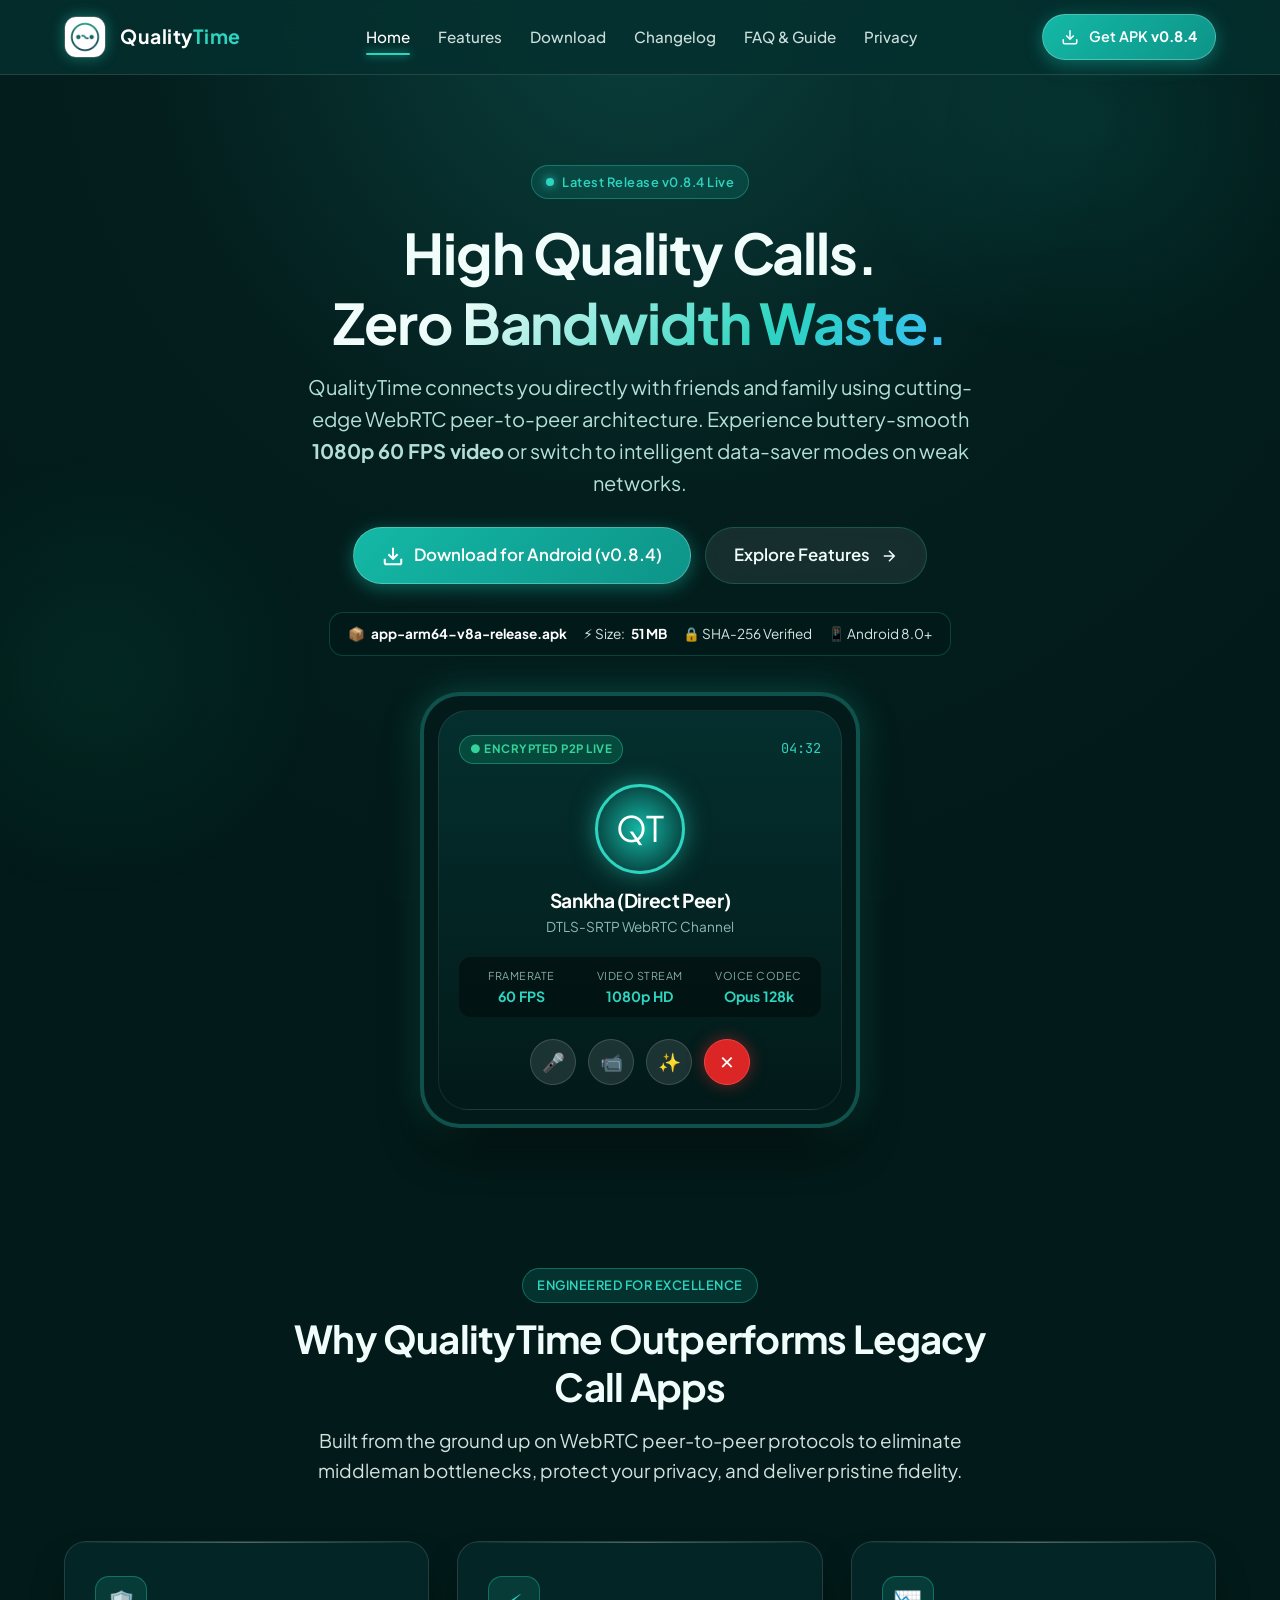
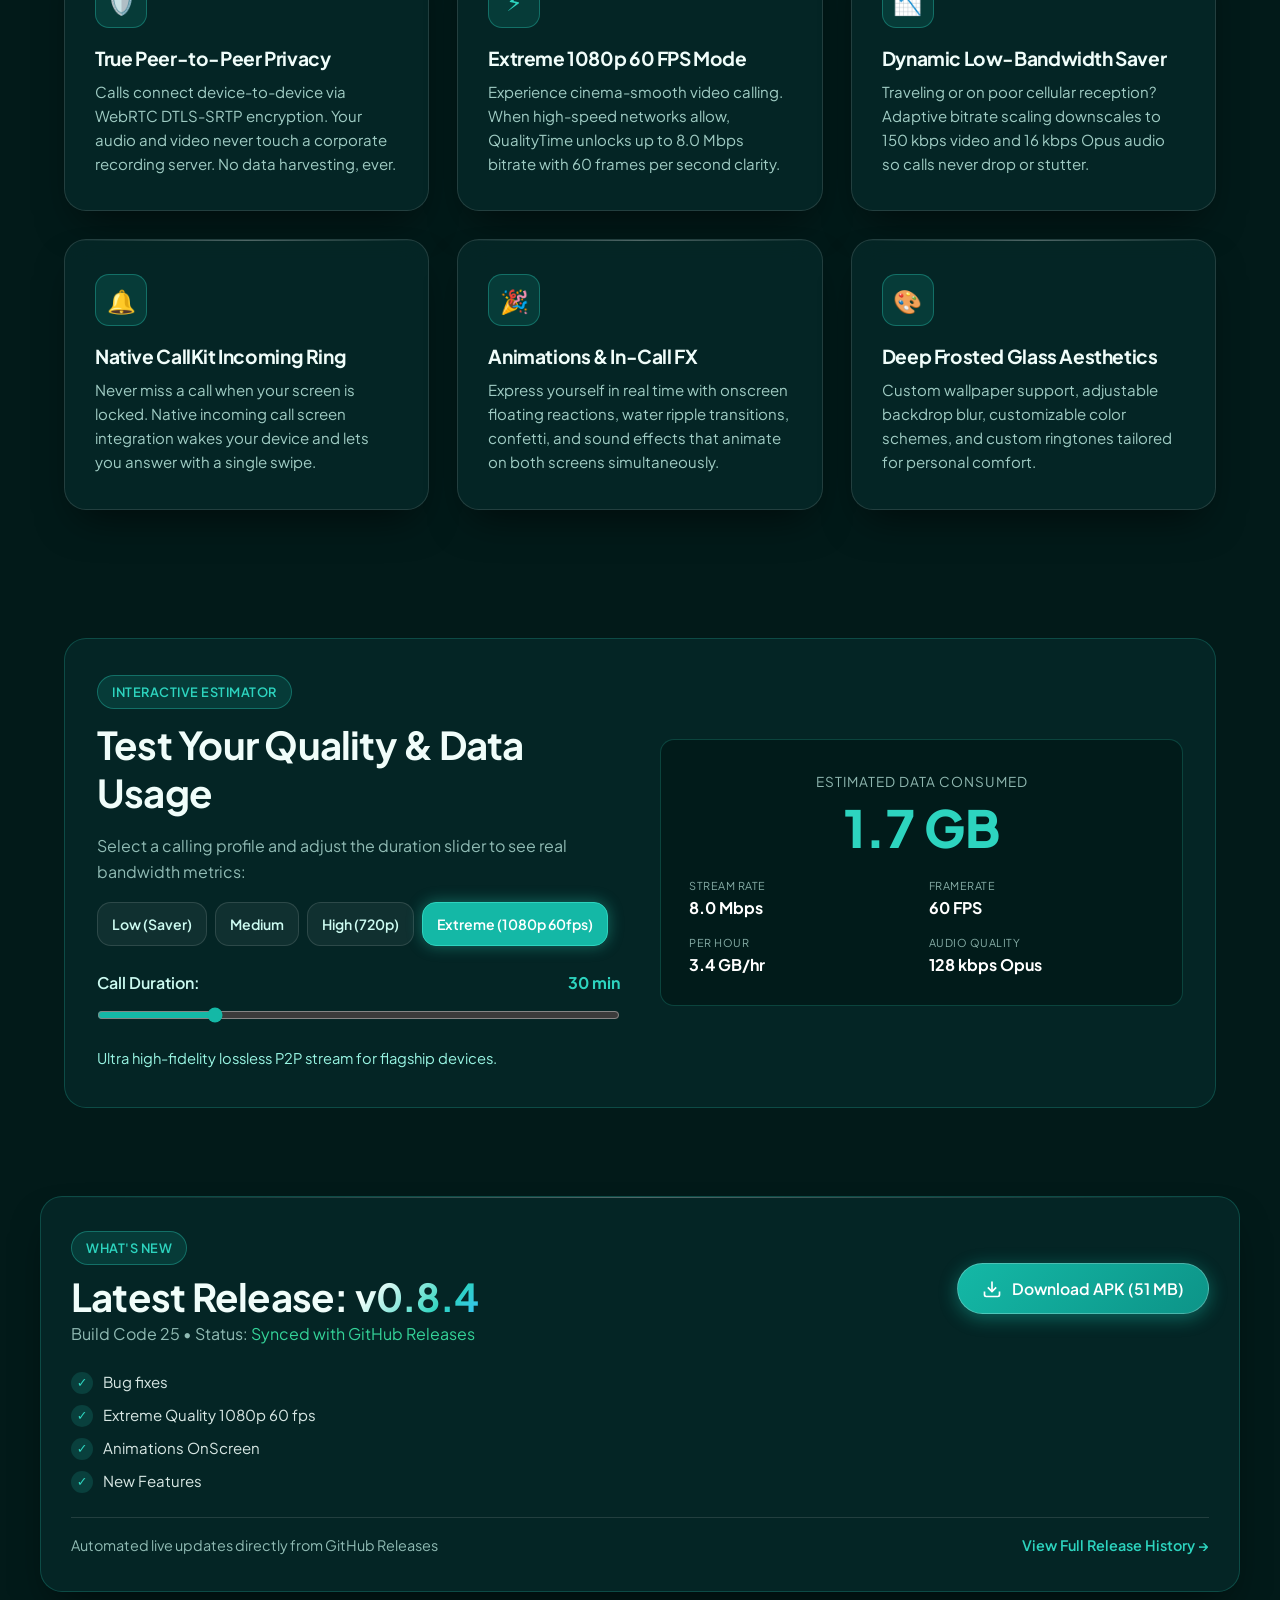
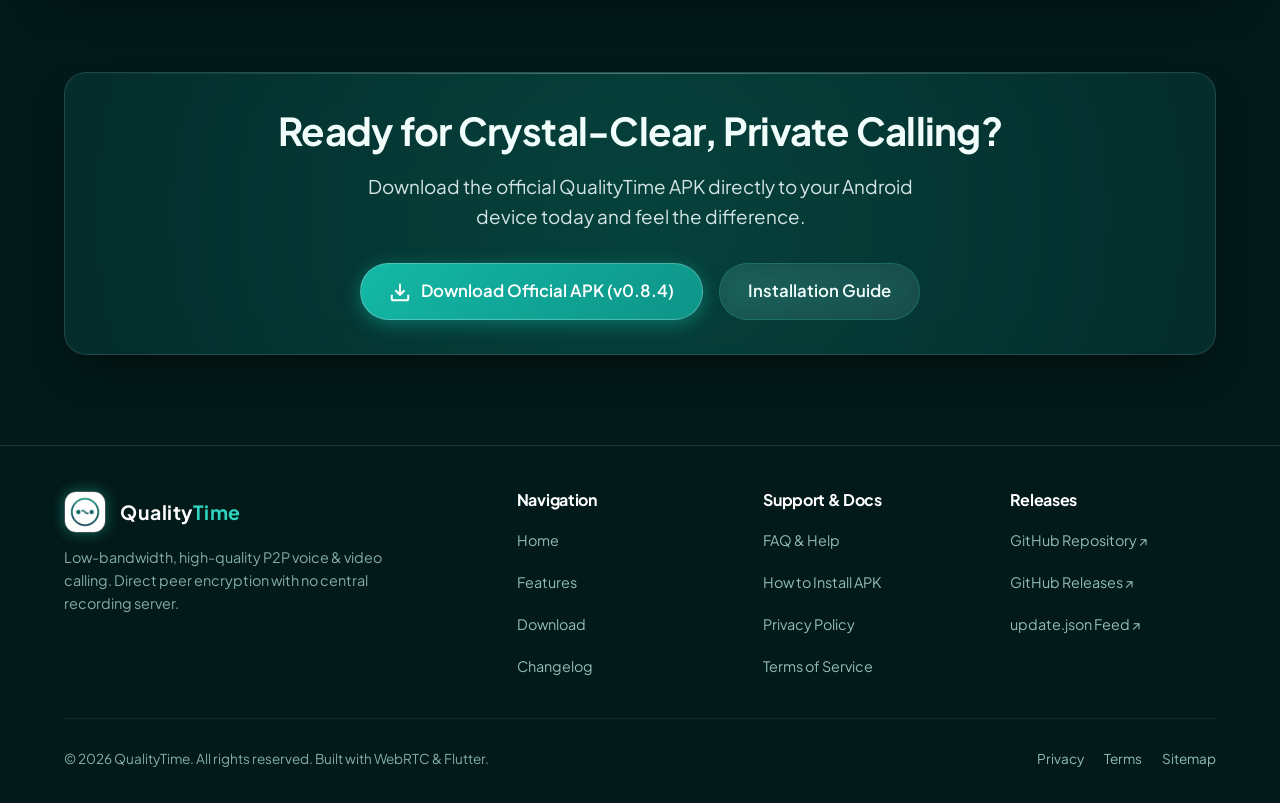
<file: docs/index.html>
<!DOCTYPE html>
<html lang="en">
<head>
  <meta charset="UTF-8">
  <meta name="viewport" content="width=device-width, initial-scale=1.0">
  <title>QualityTime - High Quality, Low Bandwidth P2P Calling App | Android APK Download</title>
  
  <!-- SEO Meta Tags -->
  <meta name="description" content="Download QualityTime APK for Android. Low-bandwidth, extreme high-quality (1080p 60fps) peer-to-peer voice and video calling app powered by WebRTC. Direct end-to-end encrypted calls without server intermediaries.">
  <meta name="keywords" content="QualityTime, QualityTime APK download, P2P call app, WebRTC video calling, low bandwidth video call, 1080p 60fps video call, encrypted calling app, android apk download, private voice calling, livekit p2p">
  <meta name="author" content="QualityTime Team">
  <meta name="robots" content="index, follow">
  <link rel="canonical" href="./index.html">

  <!-- Open Graph / Facebook -->
  <meta property="og:type" content="website">
  <meta property="og:url" content="https://sankha07x.github.io/qualitytime/">
  <meta property="og:title" content="QualityTime - High Quality, Low Bandwidth P2P Calling App">
  <meta property="og:description" content="Experience studio-grade 1080p 60 FPS peer-to-peer calling on any network. Direct WebRTC encryption, ultra-low bandwidth consumption, and native lockscreen incoming calls.">
  <meta property="og:image" content="assets/img/app-icon.png">

  <!-- Twitter Card -->
  <meta name="twitter:card" content="summary_large_image">
  <meta name="twitter:title" content="QualityTime - High Quality, Low Bandwidth P2P Calling App">
  <meta name="twitter:description" content="Extreme Quality 1080p 60fps, low-data mode, and end-to-end encrypted direct peer calling. Download the latest Android APK.">
  <meta name="twitter:image" content="assets/img/app-icon.png">

  <!-- Favicon & Touch Icons -->
  <link rel="icon" type="image/png" href="favicon.png">
  <link rel="apple-touch-icon" href="assets/img/app-icon.png">
  <meta name="theme-color" content="#042F2E">

  <!-- Google Fonts -->
  <link rel="preconnect" href="https://fonts.googleapis.com">
  <link rel="preconnect" href="https://fonts.gstatic.com" crossorigin>
  <link href="https://fonts.googleapis.com/css2?family=Plus+Jakarta+Sans:wght@400;500;600;700;800&family=JetBrains+Mono:wght@400;600&display=swap" rel="stylesheet">

  <!-- Stylesheet -->
  <link rel="stylesheet" href="assets/css/style.css">

  <!-- Schema.org SoftwareApplication JSON-LD Structured Data for Google Rich Results -->
  <script type="application/ld+json">
  {
    "@context": "https://schema.org",
    "@type": "SoftwareApplication",
    "name": "QualityTime",
    "operatingSystem": "Android 8.0 and above",
    "applicationCategory": "CommunicationApplication",
    "offers": {
      "@type": "Offer",
      "price": "0",
      "priceCurrency": "USD"
    },
    "downloadUrl": "https://github.com/Sankha07x/qualitytime-releases/releases/download/v0.8.4/app-arm64-v8a-release.apk",
    "softwareVersion": "0.8.4",
    "fileSize": "51MB",
    "description": "Low-bandwidth, high-quality P2P voice and video calling app with WebRTC direct connection, extreme 1080p 60fps mode, and live interactive effects.",
    "screenshot": "assets/img/app-icon.png",
    "aggregateRating": {
      "@type": "AggregateRating",
      "ratingValue": "4.9",
      "ratingCount": "128"
    }
  }
  </script>
</head>
<body>

  <!-- Navigation Bar -->
  <header class="navbar">
    <div class="container nav-container">
      <a href="index.html" class="brand" aria-label="QualityTime Home">
        <img src="assets/img/app-icon.png" alt="QualityTime Logo" class="brand-icon">
        <span class="brand-name">Quality<span>Time</span></span>
      </a>

      <nav>
        <ul class="nav-links">
          <li><a href="index.html" class="nav-link active">Home</a></li>
          <li><a href="features.html" class="nav-link">Features</a></li>
          <li><a href="download.html" class="nav-link">Download</a></li>
          <li><a href="changelog.html" class="nav-link">Changelog</a></li>
          <li><a href="faq.html" class="nav-link">FAQ & Guide</a></li>
          <li><a href="privacy.html" class="nav-link">Privacy</a></li>
          <li class="nav-mobile-cta">
            <a href="download.html" class="btn btn-primary dyn-apk-link" aria-label="Direct Download APK">
              <svg width="18" height="18" viewBox="0 0 24 24" fill="none" stroke="currentColor" stroke-width="2"><path d="M21 15v4a2 2 0 0 1-2 2H5a2 2 0 0 1-2-2v-4"/><polyline points="7 10 12 15 17 10"/><line x1="12" y1="15" x2="12" y2="3"/></svg>
              <span>Download APK (<strong class="dyn-version">v0.8.4</strong>)</span>
            </a>
          </li>
        </ul>
      </nav>

      <div class="nav-cta">
        <a href="download.html" class="btn btn-primary btn-sm dyn-apk-link" aria-label="Direct Download APK">
          <svg width="18" height="18" viewBox="0 0 24 24" fill="none" stroke="currentColor" stroke-width="2"><path d="M21 15v4a2 2 0 0 1-2 2H5a2 2 0 0 1-2-2v-4"/><polyline points="7 10 12 15 17 10"/><line x1="12" y1="15" x2="12" y2="3"/></svg>
          <span>Get APK <strong class="dyn-version">v0.8.4</strong></span>
        </a>
        <button class="menu-toggle" aria-label="Toggle navigation menu">☰</button>
      </div>
    </div>
  </header>

  <!-- Hero Section -->
  <section class="hero">
    <div class="container">
      <div class="hero-content">
        <div class="pill">
          <span class="pulse-dot"></span>
          <span>Latest Release <span class="dyn-version">v0.8.4</span> Live</span>
        </div>

        <h1 class="hero-title">High Quality Calls.<br><span class="text-gradient">Zero Bandwidth Waste.</span></h1>
        
        <p class="hero-subtitle">
          QualityTime connects you directly with friends and family using cutting-edge WebRTC peer-to-peer architecture. Experience buttery-smooth <strong>1080p 60 FPS video</strong> or switch to intelligent data-saver modes on weak networks.
        </p>

        <div class="hero-actions">
          <a href="https://github.com/Sankha07x/qualitytime-releases/releases/download/v0.8.4/app-arm64-v8a-release.apk" class="btn btn-primary btn-lg dyn-apk-link">
            <svg width="22" height="22" viewBox="0 0 24 24" fill="none" stroke="currentColor" stroke-width="2.2"><path d="M21 15v4a2 2 0 0 1-2 2H5a2 2 0 0 1-2-2v-4"/><polyline points="7 10 12 15 17 10"/><line x1="12" y1="15" x2="12" y2="3"/></svg>
            <span>Download for Android (<span class="dyn-version">v0.8.4</span>)</span>
          </a>

          <a href="features.html" class="btn btn-secondary btn-lg">
            <span>Explore Features</span>
            <svg width="18" height="18" viewBox="0 0 24 24" fill="none" stroke="currentColor" stroke-width="2"><path d="M5 12h14M12 5l7 7-7 7"/></svg>
          </a>
        </div>

        <!-- Release metadata pill -->
        <div class="release-meta-bar">
          <span>📦 <strong class="dyn-filename">app-arm64-v8a-release.apk</strong></span>
          <span>⚡ Size: <strong class="dyn-size">51 MB</strong></span>
          <span>🔒 SHA-256 Verified</span>
          <span>📱 Android 8.0+</span>
        </div>
      </div>

      <!-- Hero Visual / In-App Mockup -->
      <div class="hero-visual">
        <div class="phone-mockup-wrap">
          <div class="phone-mockup">
            <div class="phone-screen">
              <div class="call-header">
                <span class="call-badge-live">● ENCRYPTED P2P LIVE</span>
                <span style="font-family: var(--font-mono); font-size: 0.85rem; color: #2dd4bf;">04:32</span>
              </div>

              <div class="call-avatar-grid">
                <div class="call-avatar">
                  <span>QT</span>
                </div>
                <div style="text-align: center;">
                  <h3 style="font-size: 1.2rem; color: #fff; margin-bottom: 4px;">Sankha (Direct Peer)</h3>
                  <p class="subtle" style="font-size: 0.85rem;">DTLS-SRTP WebRTC Channel</p>
                </div>
              </div>

              <div class="call-stats-row">
                <div class="stat-box">
                  <div class="stat-label">Framerate</div>
                  <div class="stat-value">60 FPS</div>
                </div>
                <div class="stat-box">
                  <div class="stat-label">Video Stream</div>
                  <div class="stat-value">1080p HD</div>
                </div>
                <div class="stat-box">
                  <div class="stat-label">Voice Codec</div>
                  <div class="stat-value">Opus 128k</div>
                </div>
              </div>

              <div class="call-controls">
                <div class="ctrl-btn" title="Toggle Mic">🎤</div>
                <div class="ctrl-btn" title="Toggle Camera">📹</div>
                <div class="ctrl-btn" title="Onscreen FX">✨</div>
                <div class="ctrl-btn hangup" title="End Call">✕</div>
              </div>
            </div>
          </div>
        </div>
      </div>
    </div>
  </section>

  <!-- Key Highlights / Grid Section -->
  <section class="features-section">
    <div class="container">
      <div class="section-head">
        <div class="pill">ENGINEERED FOR EXCELLENCE</div>
        <h2>Why QualityTime Outperforms Legacy Call Apps</h2>
        <p class="lead">Built from the ground up on WebRTC peer-to-peer protocols to eliminate middleman bottlenecks, protect your privacy, and deliver pristine fidelity.</p>
      </div>

      <div class="grid-3">
        <!-- Feature 1 -->
        <div class="glass-card">
          <div class="feature-icon-box">🛡️</div>
          <h3 class="feature-title">True Peer-to-Peer Privacy</h3>
          <p class="feature-desc">Calls connect device-to-device via WebRTC DTLS-SRTP encryption. Your audio and video never touch a corporate recording server. No data harvesting, ever.</p>
        </div>

        <!-- Feature 2 -->
        <div class="glass-card">
          <div class="feature-icon-box">⚡</div>
          <h3 class="feature-title">Extreme 1080p 60 FPS Mode</h3>
          <p class="feature-desc">Experience cinema-smooth video calling. When high-speed networks allow, QualityTime unlocks up to 8.0 Mbps bitrate with 60 frames per second clarity.</p>
        </div>

        <!-- Feature 3 -->
        <div class="glass-card">
          <div class="feature-icon-box">📉</div>
          <h3 class="feature-title">Dynamic Low-Bandwidth Saver</h3>
          <p class="feature-desc">Traveling or on poor cellular reception? Adaptive bitrate scaling downscales to 150 kbps video and 16 kbps Opus audio so calls never drop or stutter.</p>
        </div>

        <!-- Feature 4 -->
        <div class="glass-card">
          <div class="feature-icon-box">🔔</div>
          <h3 class="feature-title">Native CallKit Incoming Ring</h3>
          <p class="feature-desc">Never miss a call when your screen is locked. Native incoming call screen integration wakes your device and lets you answer with a single swipe.</p>
        </div>

        <!-- Feature 5 -->
        <div class="glass-card">
          <div class="feature-icon-box">🎉</div>
          <h3 class="feature-title">Animations & In-Call FX</h3>
          <p class="feature-desc">Express yourself in real time with onscreen floating reactions, water ripple transitions, confetti, and sound effects that animate on both screens simultaneously.</p>
        </div>

        <!-- Feature 6 -->
        <div class="glass-card">
          <div class="feature-icon-box">🎨</div>
          <h3 class="feature-title">Deep Frosted Glass Aesthetics</h3>
          <p class="feature-desc">Custom wallpaper support, adjustable backdrop blur, customizable color schemes, and custom ringtones tailored for personal comfort.</p>
        </div>
      </div>
    </div>
  </section>

  <!-- Interactive Quality & Bandwidth Calculator -->
  <section class="container">
    <div class="calculator-box" id="quality-calculator">
      <div class="calc-grid">
        <div>
          <div class="pill">INTERACTIVE ESTIMATOR</div>
          <h2 style="margin: 12px 0 16px;">Test Your Quality & Data Usage</h2>
          <p class="subtle">Select a calling profile and adjust the duration slider to see real bandwidth metrics:</p>

          <div class="quality-buttons">
            <button class="quality-btn" data-profile="low">Low (Saver)</button>
            <button class="quality-btn" data-profile="medium">Medium</button>
            <button class="quality-btn" data-profile="high">High (720p)</button>
            <button class="quality-btn active" data-profile="extreme">Extreme (1080p 60fps)</button>
          </div>

          <div style="margin-top: 24px;">
            <div style="display: flex; justify-content: space-between; margin-bottom: 8px;">
              <label for="calc-duration-slider" style="font-weight: 600;">Call Duration:</label>
              <span id="calc-duration-label" style="font-weight: 700; color: #2dd4bf;">30 min</span>
            </div>
            <input type="range" id="calc-duration-slider" min="5" max="120" step="5" value="30" style="width: 100%; accent-color: #14b8a6; cursor: pointer;">
          </div>

          <p id="calc-desc" style="margin-top: 18px; font-size: 0.92rem; color: #99f6e4;">Ultra high-fidelity lossless P2P stream for flagship devices.</p>
        </div>

        <div class="calc-result-card">
          <span style="font-size: 0.85rem; text-transform: uppercase; letter-spacing: 1px; color: rgba(204, 251, 241, 0.7);">Estimated Data Consumed</span>
          <div class="calc-rate-big" id="calc-total-mb">1.8 GB</div>
          <div style="display: grid; grid-template-columns: 1fr 1fr; gap: 14px; margin-top: 24px; text-align: left;">
            <div>
              <div class="stat-label">Stream Rate</div>
              <div id="calc-bitrate" style="font-weight: 700; color: #fff;">8.0 Mbps</div>
            </div>
            <div>
              <div class="stat-label">Framerate</div>
              <div id="calc-fps" style="font-weight: 700; color: #fff;">60 FPS</div>
            </div>
            <div>
              <div class="stat-label">Per Hour</div>
              <div id="calc-per-hour" style="font-weight: 700; color: #fff;">3.6 GB/hr</div>
            </div>
            <div>
              <div class="stat-label">Audio Quality</div>
              <div id="calc-audio" style="font-weight: 700; color: #fff;">128 kbps Opus</div>
            </div>
          </div>
        </div>
      </div>
    </div>
  </section>

  <!-- Latest Release & Changelog Preview -->
  <section class="container" style="padding: 40px 0 80px;">
    <div class="glass-card" style="border-color: var(--border-glass);">
      <div style="display: flex; justify-content: space-between; align-items: center; flex-wrap: wrap; gap: 20px; margin-bottom: 24px;">
        <div>
          <span class="pill" style="margin-bottom: 8px;">WHAT'S NEW</span>
          <h2>Latest Release: <span class="dyn-version text-gradient">v0.8.4</span></h2>
          <p class="subtle">Build Code <span class="dyn-code">25</span> &bull; Status: <span class="dyn-fetch-status" style="color: #34d399;">Active Production</span></p>
        </div>

        <a href="https://github.com/Sankha07x/qualitytime-releases/releases/download/v0.8.4/app-arm64-v8a-release.apk" class="btn btn-primary dyn-apk-link">
          <svg width="20" height="20" viewBox="0 0 24 24" fill="none" stroke="currentColor" stroke-width="2"><path d="M21 15v4a2 2 0 0 1-2 2H5a2 2 0 0 1-2-2v-4"/><polyline points="7 10 12 15 17 10"/><line x1="12" y1="15" x2="12" y2="3"/></svg>
          <span>Download APK (<span class="dyn-size">51 MB</span>)</span>
        </a>
      </div>

      <ul class="notes-list dyn-notes-list">
        <li>Bug fixes & connection stability improvements</li>
        <li>Extreme Quality 1080p 60 fps mode for crystal-clear video</li>
        <li>Animations OnScreen & interactive real-time reactions</li>
        <li>New customization options and glass visual theme</li>
      </ul>

      <div style="margin-top: 24px; padding-top: 16px; border-top: 1px solid var(--border-glass-light); display: flex; justify-content: space-between; align-items: center; flex-wrap: wrap; gap: 12px; font-size: 0.9rem;">
        <span class="subtle">Automated live updates directly from GitHub Releases</span>
        <a href="changelog.html" style="color: #2dd4bf; font-weight: 600;">View Full Release History →</a>
      </div>
    </div>
  </section>

  <!-- Download CTA Banner -->
  <section class="container" style="padding-bottom: 90px;">
    <div class="glass-card" style="text-align: center; background: radial-gradient(circle at 50% 50%, rgba(20, 184, 166, 0.25) 0%, rgba(4, 47, 46, 0.9) 100%);">
      <h2 style="margin-bottom: 16px;">Ready for Crystal-Clear, Private Calling?</h2>
      <p class="lead" style="max-width: 600px; margin: 0 auto 32px;">Download the official QualityTime APK directly to your Android device today and feel the difference.</p>
      
      <div style="display: flex; justify-content: center; gap: 16px; flex-wrap: wrap;">
        <a href="https://github.com/Sankha07x/qualitytime-releases/releases/download/v0.8.4/app-arm64-v8a-release.apk" class="btn btn-primary btn-lg dyn-apk-link">
          <svg width="22" height="22" viewBox="0 0 24 24" fill="none" stroke="currentColor" stroke-width="2.2"><path d="M21 15v4a2 2 0 0 1-2 2H5a2 2 0 0 1-2-2v-4"/><polyline points="7 10 12 15 17 10"/><line x1="12" y1="15" x2="12" y2="3"/></svg>
          <span>Download Official APK (<span class="dyn-version">v0.8.4</span>)</span>
        </a>
        <a href="download.html" class="btn btn-secondary btn-lg">Installation Guide</a>
      </div>
    </div>
  </section>

  <!-- Footer -->
  <footer class="footer">
    <div class="container">
      <div class="footer-grid">
        <div class="footer-brand">
          <div class="brand">
            <img src="assets/img/app-icon.png" alt="QualityTime Logo" class="brand-icon">
            <span class="brand-name">Quality<span>Time</span></span>
          </div>
          <p>Low-bandwidth, high-quality P2P voice & video calling. Direct peer encryption with no central recording server.</p>
        </div>

        <div class="footer-col">
          <h4>Navigation</h4>
          <ul class="footer-links">
            <li><a href="index.html" class="footer-link">Home</a></li>
            <li><a href="features.html" class="footer-link">Features</a></li>
            <li><a href="download.html" class="footer-link">Download</a></li>
            <li><a href="changelog.html" class="footer-link">Changelog</a></li>
          </ul>
        </div>

        <div class="footer-col">
          <h4>Support & Docs</h4>
          <ul class="footer-links">
            <li><a href="faq.html" class="footer-link">FAQ & Help</a></li>
            <li><a href="download.html#install-guide" class="footer-link">How to Install APK</a></li>
            <li><a href="privacy.html" class="footer-link">Privacy Policy</a></li>
            <li><a href="terms.html" class="footer-link">Terms of Service</a></li>
          </ul>
        </div>

        <div class="footer-col">
          <h4>Releases</h4>
          <ul class="footer-links">
            <li><a href="https://github.com/Sankha07x/qualitytime-releases" target="_blank" rel="noopener" class="footer-link">GitHub Repository ↗</a></li>
            <li><a href="https://github.com/Sankha07x/qualitytime-releases/releases" target="_blank" rel="noopener" class="footer-link">GitHub Releases ↗</a></li>
            <li><a href="https://raw.githubusercontent.com/Sankha07x/qualitytime-releases/main/update.json" target="_blank" rel="noopener" class="footer-link">update.json Feed ↗</a></li>
          </ul>
        </div>
      </div>

      <div class="footer-bottom">
        <div>&copy; 2026 QualityTime. All rights reserved. Built with WebRTC & Flutter.</div>
        <div style="display: flex; gap: 20px;">
          <a href="privacy.html" class="footer-link">Privacy</a>
          <a href="terms.html" class="footer-link">Terms</a>
          <a href="sitemap.xml" class="footer-link">Sitemap</a>
        </div>
      </div>
    </div>
  </footer>

  <!-- Client Script -->
  <script src="assets/js/main.js"></script>
</body>
</html>
</file>
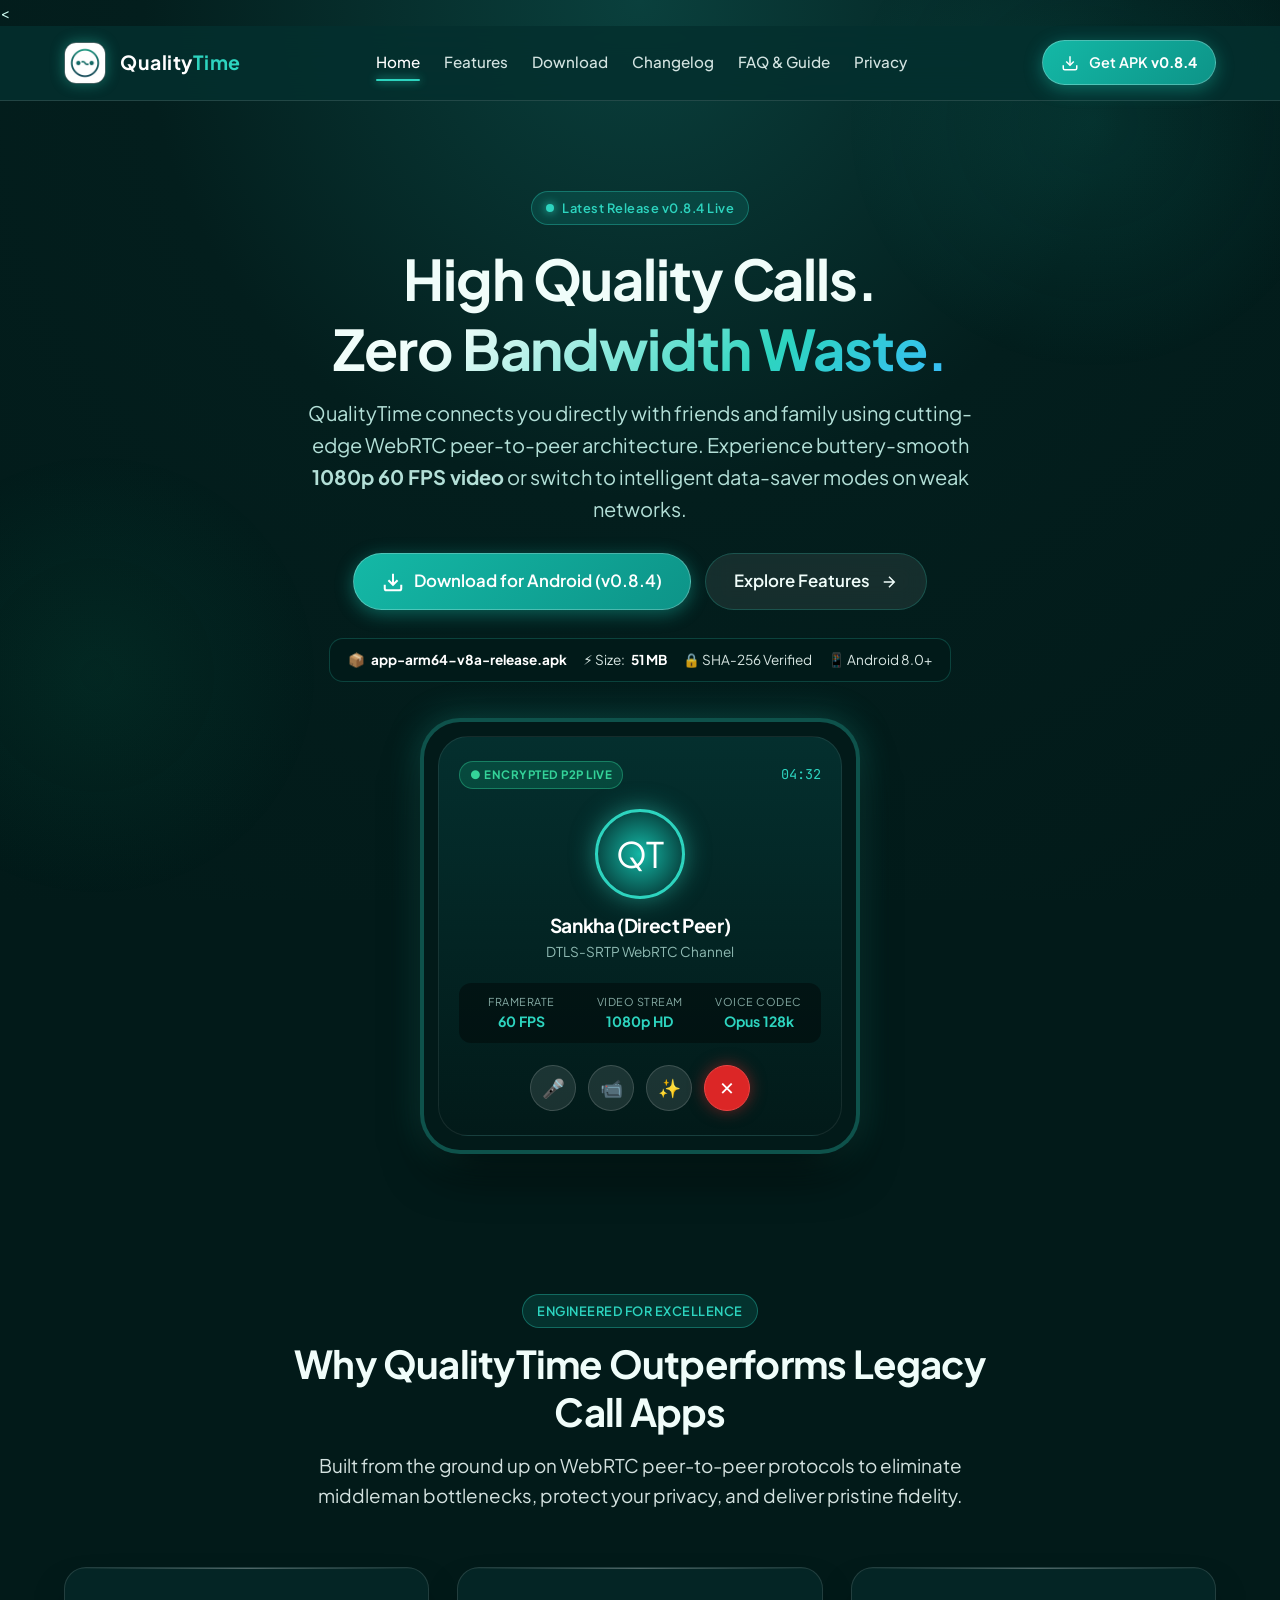
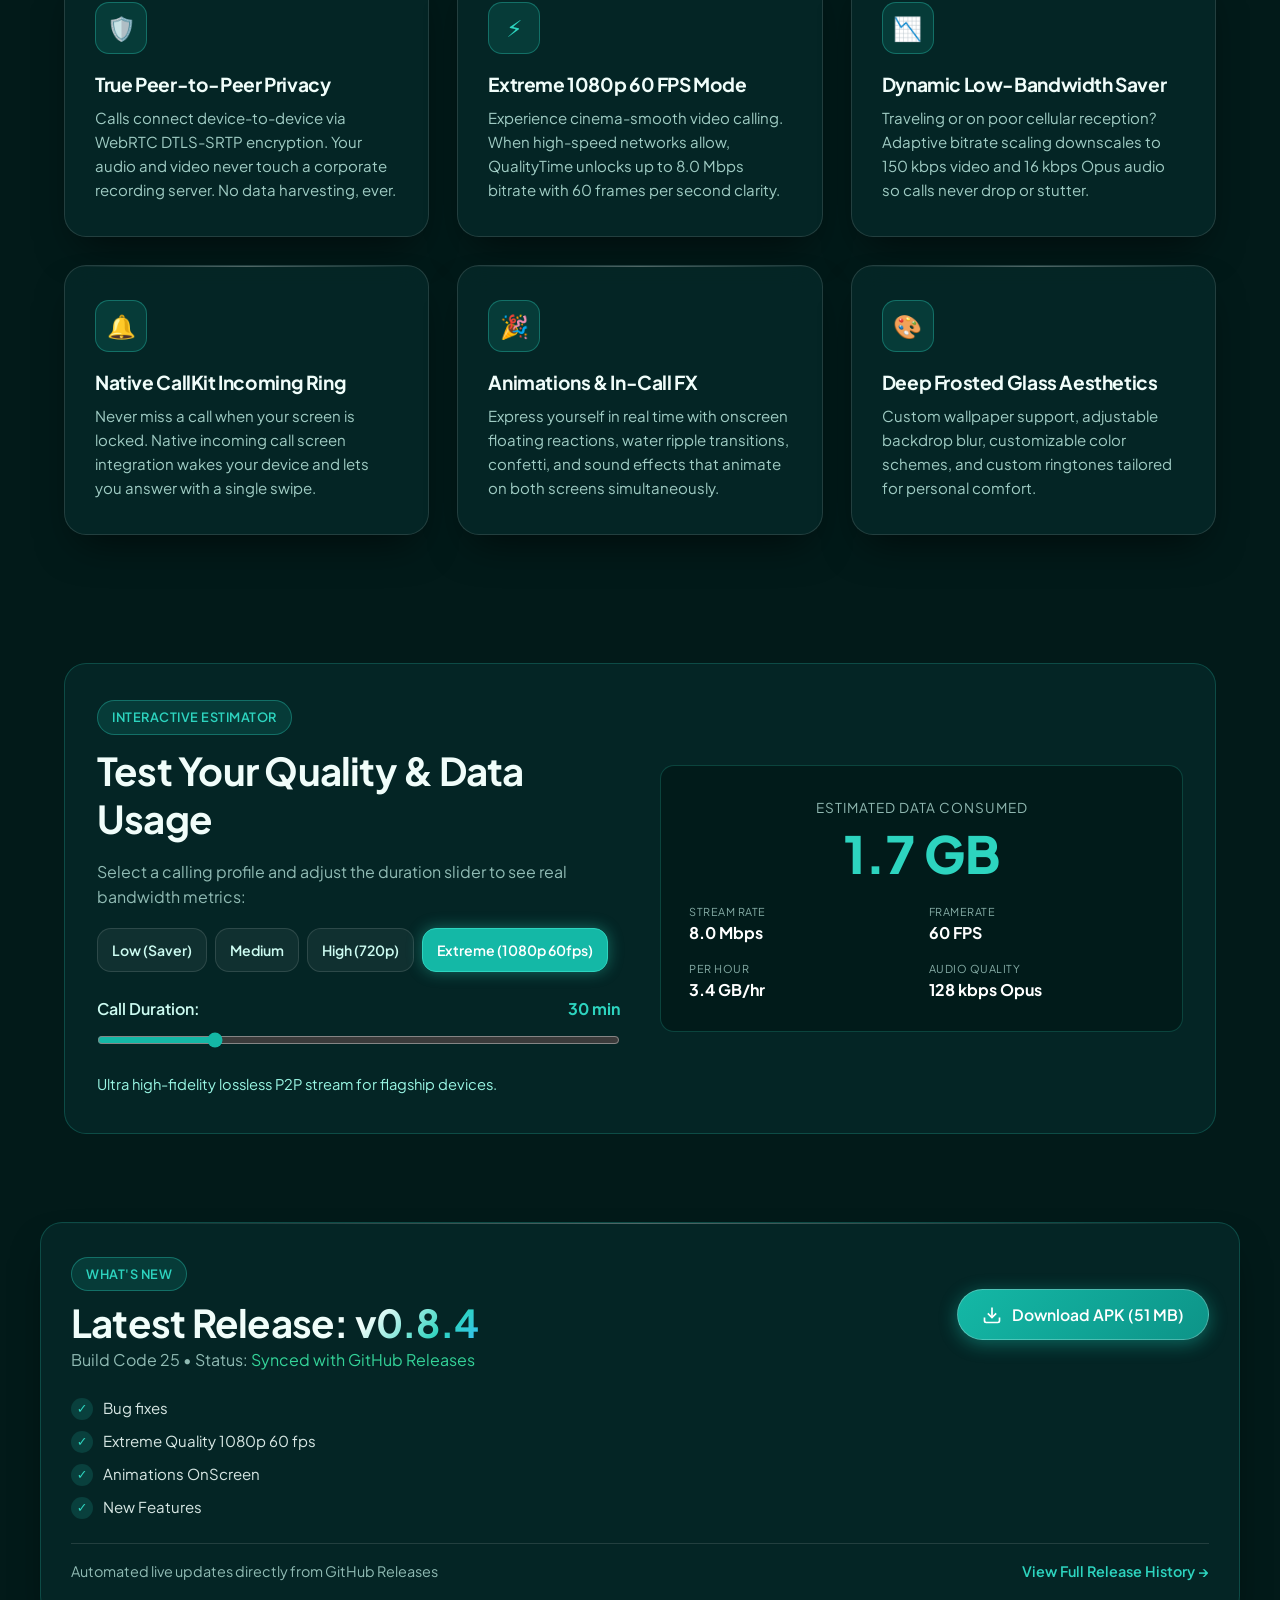
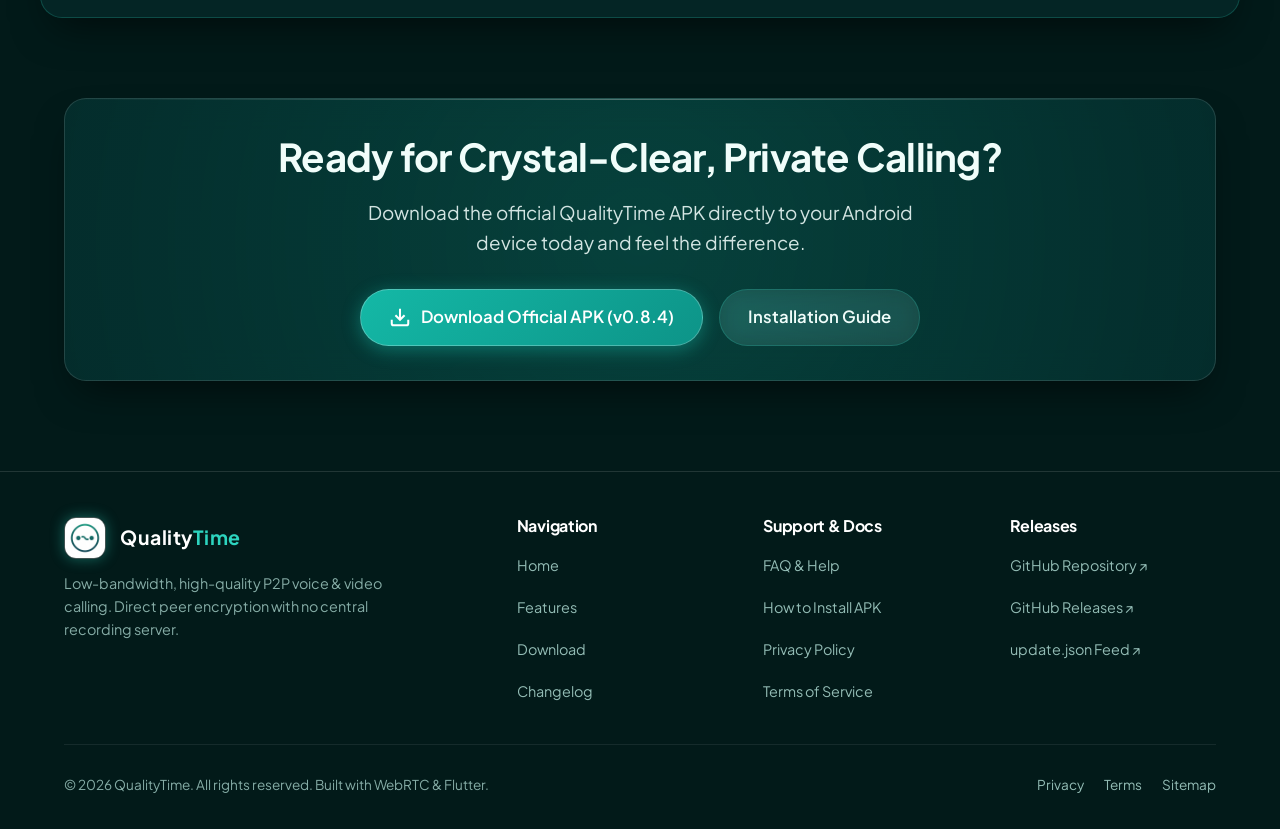
<file: website/index.html>
<!DOCTYPE html>
<html lang="en">
<head>
  <meta charset="UTF-8">
  <meta name="viewport" content="width=device-width, initial-scale=1.0">
  <title>QualityTime - High Quality, Low Bandwidth P2P Calling App | Android APK Download</title>
  
  <!-- SEO Meta Tags -->
  <meta name="description" content="Download QualityTime APK for Android. Low-bandwidth, extreme high-quality (1080p 60fps) peer-to-peer voice and video calling app powered by WebRTC. Direct end-to-end encrypted calls without server intermediaries.">
  <meta name="keywords" content="QualityTime, QualityTime APK download, P2P call app, WebRTC video calling, low bandwidth video call, 1080p 60fps video call, encrypted calling app, android apk download, private voice calling, livekit p2p">
  <meta name="author" content="QualityTime Team">
  <meta name="robots" content="index, follow">
  <link rel="canonical" href="https://qualitytime.pages.dev/">

  <!-- Open Graph / Facebook -->
  <meta property="og:type" content="website">
  <meta property="og:url" content="https://qualitytime.pages.dev/">
  <meta property="og:title" content="QualityTime - High Quality, Low Bandwidth P2P Calling App">
  <meta property="og:description" content="Experience studio-grade 1080p 60 FPS peer-to-peer calling on any network. Direct WebRTC encryption, ultra-low bandwidth consumption, and native lockscreen incoming calls.">
  <<meta property="og:image" content="https://qualitytime.pages.dev/assets/img/app-icon.png">

  <!-- Twitter Card -->
  <meta name="twitter:card" content="summary_large_image">
  <meta name="twitter:title" content="QualityTime - High Quality, Low Bandwidth P2P Calling App">
  <meta name="twitter:description" content="Extreme Quality 1080p 60fps, low-data mode, and end-to-end encrypted direct peer calling. Download the latest Android APK.">
  <meta name="twitter:image" content="https://qualitytime.pages.dev/assets/img/app-icon.png">

  <!-- Favicon & Touch Icons -->
  <link rel="icon" type="image/png" href="favicon.png">
  <link rel="apple-touch-icon" href="assets/img/app-icon.png">
  <meta name="theme-color" content="#042F2E">

  <!-- Google Fonts -->
  <link rel="preconnect" href="https://fonts.googleapis.com">
  <link rel="preconnect" href="https://fonts.gstatic.com" crossorigin>
  <link href="https://fonts.googleapis.com/css2?family=Plus+Jakarta+Sans:wght@400;500;600;700;800&family=JetBrains+Mono:wght@400;600&display=swap" rel="stylesheet">

  <!-- Stylesheet -->
  <link rel="stylesheet" href="assets/css/style.css">

  <!-- Schema.org SoftwareApplication JSON-LD Structured Data for Google Rich Results -->
  <script type="application/ld+json">
  {
    "@context": "https://schema.org",
    "@type": "SoftwareApplication",
    "name": "QualityTime",
    "operatingSystem": "Android 8.0 and above",
    "applicationCategory": "CommunicationApplication",
    "offers": {
      "@type": "Offer",
      "price": "0",
      "priceCurrency": "USD"
    },
    "downloadUrl": "https://github.com/Sankha07x/qualitytime-releases/releases/download/v0.8.4/app-arm64-v8a-release.apk",
    "softwareVersion": "0.8.4",
    "fileSize": "51MB",
    "description": "Low-bandwidth, high-quality P2P voice and video calling app with WebRTC direct connection, extreme 1080p 60fps mode, and live interactive effects.",
    "screenshot": "https://qualitytime.pages.dev/assets/img/app-icon.png"
  }
  </script>
</head>
<body>

  <!-- Navigation Bar -->
  <header class="navbar">
    <div class="container nav-container">
      <a href="index.html" class="brand" aria-label="QualityTime Home">
        <img src="assets/img/app-icon.png" alt="QualityTime Logo" class="brand-icon">
        <span class="brand-name">Quality<span>Time</span></span>
      </a>

      <nav>
        <ul class="nav-links">
          <li><a href="index.html" class="nav-link active">Home</a></li>
          <li><a href="features.html" class="nav-link">Features</a></li>
          <li><a href="download.html" class="nav-link">Download</a></li>
          <li><a href="changelog.html" class="nav-link">Changelog</a></li>
          <li><a href="faq.html" class="nav-link">FAQ & Guide</a></li>
          <li><a href="privacy.html" class="nav-link">Privacy</a></li>
          <li class="nav-mobile-cta">
            <a href="download.html" class="btn btn-primary dyn-apk-link" aria-label="Direct Download APK">
              <svg width="18" height="18" viewBox="0 0 24 24" fill="none" stroke="currentColor" stroke-width="2"><path d="M21 15v4a2 2 0 0 1-2 2H5a2 2 0 0 1-2-2v-4"/><polyline points="7 10 12 15 17 10"/><line x1="12" y1="15" x2="12" y2="3"/></svg>
              <span>Download APK (<strong class="dyn-version">v0.8.4</strong>)</span>
            </a>
          </li>
        </ul>
      </nav>

      <div class="nav-cta">
        <a href="download.html" class="btn btn-primary btn-sm dyn-apk-link" aria-label="Direct Download APK">
          <svg width="18" height="18" viewBox="0 0 24 24" fill="none" stroke="currentColor" stroke-width="2"><path d="M21 15v4a2 2 0 0 1-2 2H5a2 2 0 0 1-2-2v-4"/><polyline points="7 10 12 15 17 10"/><line x1="12" y1="15" x2="12" y2="3"/></svg>
          <span>Get APK <strong class="dyn-version">v0.8.4</strong></span>
        </a>
        <button class="menu-toggle" aria-label="Toggle navigation menu">☰</button>
      </div>
    </div>
  </header>

  <!-- Hero Section -->
  <section class="hero">
    <div class="container">
      <div class="hero-content">
        <div class="pill">
          <span class="pulse-dot"></span>
          <span>Latest Release <span class="dyn-version">v0.8.4</span> Live</span>
        </div>

        <h1 class="hero-title">High Quality Calls.<br><span class="text-gradient">Zero Bandwidth Waste.</span></h1>
        
        <p class="hero-subtitle">
          QualityTime connects you directly with friends and family using cutting-edge WebRTC peer-to-peer architecture. Experience buttery-smooth <strong>1080p 60 FPS video</strong> or switch to intelligent data-saver modes on weak networks.
        </p>

        <div class="hero-actions">
          <a href="https://github.com/Sankha07x/qualitytime-releases/releases/download/v0.8.4/app-arm64-v8a-release.apk" class="btn btn-primary btn-lg dyn-apk-link">
            <svg width="22" height="22" viewBox="0 0 24 24" fill="none" stroke="currentColor" stroke-width="2.2"><path d="M21 15v4a2 2 0 0 1-2 2H5a2 2 0 0 1-2-2v-4"/><polyline points="7 10 12 15 17 10"/><line x1="12" y1="15" x2="12" y2="3"/></svg>
            <span>Download for Android (<span class="dyn-version">v0.8.4</span>)</span>
          </a>

          <a href="features.html" class="btn btn-secondary btn-lg">
            <span>Explore Features</span>
            <svg width="18" height="18" viewBox="0 0 24 24" fill="none" stroke="currentColor" stroke-width="2"><path d="M5 12h14M12 5l7 7-7 7"/></svg>
          </a>
        </div>

        <!-- Release metadata pill -->
        <div class="release-meta-bar">
          <span>📦 <strong class="dyn-filename">app-arm64-v8a-release.apk</strong></span>
          <span>⚡ Size: <strong class="dyn-size">51 MB</strong></span>
          <span>🔒 SHA-256 Verified</span>
          <span>📱 Android 8.0+</span>
        </div>
      </div>

      <!-- Hero Visual / In-App Mockup -->
      <div class="hero-visual">
        <div class="phone-mockup-wrap">
          <div class="phone-mockup">
            <div class="phone-screen">
              <div class="call-header">
                <span class="call-badge-live">● ENCRYPTED P2P LIVE</span>
                <span style="font-family: var(--font-mono); font-size: 0.85rem; color: #2dd4bf;">04:32</span>
              </div>

              <div class="call-avatar-grid">
                <div class="call-avatar">
                  <span>QT</span>
                </div>
                <div style="text-align: center;">
                  <h3 style="font-size: 1.2rem; color: #fff; margin-bottom: 4px;">Sankha (Direct Peer)</h3>
                  <p class="subtle" style="font-size: 0.85rem;">DTLS-SRTP WebRTC Channel</p>
                </div>
              </div>

              <div class="call-stats-row">
                <div class="stat-box">
                  <div class="stat-label">Framerate</div>
                  <div class="stat-value">60 FPS</div>
                </div>
                <div class="stat-box">
                  <div class="stat-label">Video Stream</div>
                  <div class="stat-value">1080p HD</div>
                </div>
                <div class="stat-box">
                  <div class="stat-label">Voice Codec</div>
                  <div class="stat-value">Opus 128k</div>
                </div>
              </div>

              <div class="call-controls">
                <div class="ctrl-btn" title="Toggle Mic">🎤</div>
                <div class="ctrl-btn" title="Toggle Camera">📹</div>
                <div class="ctrl-btn" title="Onscreen FX">✨</div>
                <div class="ctrl-btn hangup" title="End Call">✕</div>
              </div>
            </div>
          </div>
        </div>
      </div>
    </div>
  </section>

  <!-- Key Highlights / Grid Section -->
  <section class="features-section">
    <div class="container">
      <div class="section-head">
        <div class="pill">ENGINEERED FOR EXCELLENCE</div>
        <h2>Why QualityTime Outperforms Legacy Call Apps</h2>
        <p class="lead">Built from the ground up on WebRTC peer-to-peer protocols to eliminate middleman bottlenecks, protect your privacy, and deliver pristine fidelity.</p>
      </div>

      <div class="grid-3">
        <!-- Feature 1 -->
        <div class="glass-card">
          <div class="feature-icon-box">🛡️</div>
          <h3 class="feature-title">True Peer-to-Peer Privacy</h3>
          <p class="feature-desc">Calls connect device-to-device via WebRTC DTLS-SRTP encryption. Your audio and video never touch a corporate recording server. No data harvesting, ever.</p>
        </div>

        <!-- Feature 2 -->
        <div class="glass-card">
          <div class="feature-icon-box">⚡</div>
          <h3 class="feature-title">Extreme 1080p 60 FPS Mode</h3>
          <p class="feature-desc">Experience cinema-smooth video calling. When high-speed networks allow, QualityTime unlocks up to 8.0 Mbps bitrate with 60 frames per second clarity.</p>
        </div>

        <!-- Feature 3 -->
        <div class="glass-card">
          <div class="feature-icon-box">📉</div>
          <h3 class="feature-title">Dynamic Low-Bandwidth Saver</h3>
          <p class="feature-desc">Traveling or on poor cellular reception? Adaptive bitrate scaling downscales to 150 kbps video and 16 kbps Opus audio so calls never drop or stutter.</p>
        </div>

        <!-- Feature 4 -->
        <div class="glass-card">
          <div class="feature-icon-box">🔔</div>
          <h3 class="feature-title">Native CallKit Incoming Ring</h3>
          <p class="feature-desc">Never miss a call when your screen is locked. Native incoming call screen integration wakes your device and lets you answer with a single swipe.</p>
        </div>

        <!-- Feature 5 -->
        <div class="glass-card">
          <div class="feature-icon-box">🎉</div>
          <h3 class="feature-title">Animations & In-Call FX</h3>
          <p class="feature-desc">Express yourself in real time with onscreen floating reactions, water ripple transitions, confetti, and sound effects that animate on both screens simultaneously.</p>
        </div>

        <!-- Feature 6 -->
        <div class="glass-card">
          <div class="feature-icon-box">🎨</div>
          <h3 class="feature-title">Deep Frosted Glass Aesthetics</h3>
          <p class="feature-desc">Custom wallpaper support, adjustable backdrop blur, customizable color schemes, and custom ringtones tailored for personal comfort.</p>
        </div>
      </div>
    </div>
  </section>

  <!-- Interactive Quality & Bandwidth Calculator -->
  <section class="container">
    <div class="calculator-box" id="quality-calculator">
      <div class="calc-grid">
        <div>
          <div class="pill">INTERACTIVE ESTIMATOR</div>
          <h2 style="margin: 12px 0 16px;">Test Your Quality & Data Usage</h2>
          <p class="subtle">Select a calling profile and adjust the duration slider to see real bandwidth metrics:</p>

          <div class="quality-buttons">
            <button class="quality-btn" data-profile="low">Low (Saver)</button>
            <button class="quality-btn" data-profile="medium">Medium</button>
            <button class="quality-btn" data-profile="high">High (720p)</button>
            <button class="quality-btn active" data-profile="extreme">Extreme (1080p 60fps)</button>
          </div>

          <div style="margin-top: 24px;">
            <div style="display: flex; justify-content: space-between; margin-bottom: 8px;">
              <label for="calc-duration-slider" style="font-weight: 600;">Call Duration:</label>
              <span id="calc-duration-label" style="font-weight: 700; color: #2dd4bf;">30 min</span>
            </div>
            <input type="range" id="calc-duration-slider" min="5" max="120" step="5" value="30" style="width: 100%; accent-color: #14b8a6; cursor: pointer;">
          </div>

          <p id="calc-desc" style="margin-top: 18px; font-size: 0.92rem; color: #99f6e4;">Ultra high-fidelity lossless P2P stream for flagship devices.</p>
        </div>

        <div class="calc-result-card">
          <span style="font-size: 0.85rem; text-transform: uppercase; letter-spacing: 1px; color: rgba(204, 251, 241, 0.7);">Estimated Data Consumed</span>
          <div class="calc-rate-big" id="calc-total-mb">1.8 GB</div>
          <div style="display: grid; grid-template-columns: 1fr 1fr; gap: 14px; margin-top: 24px; text-align: left;">
            <div>
              <div class="stat-label">Stream Rate</div>
              <div id="calc-bitrate" style="font-weight: 700; color: #fff;">8.0 Mbps</div>
            </div>
            <div>
              <div class="stat-label">Framerate</div>
              <div id="calc-fps" style="font-weight: 700; color: #fff;">60 FPS</div>
            </div>
            <div>
              <div class="stat-label">Per Hour</div>
              <div id="calc-per-hour" style="font-weight: 700; color: #fff;">3.6 GB/hr</div>
            </div>
            <div>
              <div class="stat-label">Audio Quality</div>
              <div id="calc-audio" style="font-weight: 700; color: #fff;">128 kbps Opus</div>
            </div>
          </div>
        </div>
      </div>
    </div>
  </section>

  <!-- Latest Release & Changelog Preview -->
  <section class="container" style="padding: 40px 0 80px;">
    <div class="glass-card" style="border-color: var(--border-glass);">
      <div style="display: flex; justify-content: space-between; align-items: center; flex-wrap: wrap; gap: 20px; margin-bottom: 24px;">
        <div>
          <span class="pill" style="margin-bottom: 8px;">WHAT'S NEW</span>
          <h2>Latest Release: <span class="dyn-version text-gradient">v0.8.4</span></h2>
          <p class="subtle">Build Code <span class="dyn-code">25</span> &bull; Status: <span class="dyn-fetch-status" style="color: #34d399;">Active Production</span></p>
        </div>

        <a href="https://github.com/Sankha07x/qualitytime-releases/releases/download/v0.8.4/app-arm64-v8a-release.apk" class="btn btn-primary dyn-apk-link">
          <svg width="20" height="20" viewBox="0 0 24 24" fill="none" stroke="currentColor" stroke-width="2"><path d="M21 15v4a2 2 0 0 1-2 2H5a2 2 0 0 1-2-2v-4"/><polyline points="7 10 12 15 17 10"/><line x1="12" y1="15" x2="12" y2="3"/></svg>
          <span>Download APK (<span class="dyn-size">51 MB</span>)</span>
        </a>
      </div>

      <ul class="notes-list dyn-notes-list">
        <li>Bug fixes & connection stability improvements</li>
        <li>Extreme Quality 1080p 60 fps mode for crystal-clear video</li>
        <li>Animations OnScreen & interactive real-time reactions</li>
        <li>New customization options and glass visual theme</li>
      </ul>

      <div style="margin-top: 24px; padding-top: 16px; border-top: 1px solid var(--border-glass-light); display: flex; justify-content: space-between; align-items: center; flex-wrap: wrap; gap: 12px; font-size: 0.9rem;">
        <span class="subtle">Automated live updates directly from GitHub Releases</span>
        <a href="changelog.html" style="color: #2dd4bf; font-weight: 600;">View Full Release History →</a>
      </div>
    </div>
  </section>

  <!-- Download CTA Banner -->
  <section class="container" style="padding-bottom: 90px;">
    <div class="glass-card" style="text-align: center; background: radial-gradient(circle at 50% 50%, rgba(20, 184, 166, 0.25) 0%, rgba(4, 47, 46, 0.9) 100%);">
      <h2 style="margin-bottom: 16px;">Ready for Crystal-Clear, Private Calling?</h2>
      <p class="lead" style="max-width: 600px; margin: 0 auto 32px;">Download the official QualityTime APK directly to your Android device today and feel the difference.</p>
      
      <div style="display: flex; justify-content: center; gap: 16px; flex-wrap: wrap;">
        <a href="https://github.com/Sankha07x/qualitytime-releases/releases/download/v0.8.4/app-arm64-v8a-release.apk" class="btn btn-primary btn-lg dyn-apk-link">
          <svg width="22" height="22" viewBox="0 0 24 24" fill="none" stroke="currentColor" stroke-width="2.2"><path d="M21 15v4a2 2 0 0 1-2 2H5a2 2 0 0 1-2-2v-4"/><polyline points="7 10 12 15 17 10"/><line x1="12" y1="15" x2="12" y2="3"/></svg>
          <span>Download Official APK (<span class="dyn-version">v0.8.4</span>)</span>
        </a>
        <a href="download.html" class="btn btn-secondary btn-lg">Installation Guide</a>
      </div>
    </div>
  </section>

  <!-- Footer -->
  <footer class="footer">
    <div class="container">
      <div class="footer-grid">
        <div class="footer-brand">
          <div class="brand">
            <img src="assets/img/app-icon.png" alt="QualityTime Logo" class="brand-icon">
            <span class="brand-name">Quality<span>Time</span></span>
          </div>
          <p>Low-bandwidth, high-quality P2P voice & video calling. Direct peer encryption with no central recording server.</p>
        </div>

        <div class="footer-col">
          <h4>Navigation</h4>
          <ul class="footer-links">
            <li><a href="index.html" class="footer-link">Home</a></li>
            <li><a href="features.html" class="footer-link">Features</a></li>
            <li><a href="download.html" class="footer-link">Download</a></li>
            <li><a href="changelog.html" class="footer-link">Changelog</a></li>
          </ul>
        </div>

        <div class="footer-col">
          <h4>Support & Docs</h4>
          <ul class="footer-links">
            <li><a href="faq.html" class="footer-link">FAQ & Help</a></li>
            <li><a href="download.html#install-guide" class="footer-link">How to Install APK</a></li>
            <li><a href="privacy.html" class="footer-link">Privacy Policy</a></li>
            <li><a href="terms.html" class="footer-link">Terms of Service</a></li>
          </ul>
        </div>

        <div class="footer-col">
          <h4>Releases</h4>
          <ul class="footer-links">
            <li><a href="https://github.com/Sankha07x/qualitytime-releases" target="_blank" rel="noopener" class="footer-link">GitHub Repository ↗</a></li>
            <li><a href="https://github.com/Sankha07x/qualitytime-releases/releases" target="_blank" rel="noopener" class="footer-link">GitHub Releases ↗</a></li>
            <li><a href="https://raw.githubusercontent.com/Sankha07x/qualitytime-releases/main/update.json" target="_blank" rel="noopener" class="footer-link">update.json Feed ↗</a></li>
          </ul>
        </div>
      </div>

      <div class="footer-bottom">
        <div>&copy; 2026 QualityTime. All rights reserved. Built with WebRTC & Flutter.</div>
        <div style="display: flex; gap: 20px;">
          <a href="privacy.html" class="footer-link">Privacy</a>
          <a href="terms.html" class="footer-link">Terms</a>
          <a href="sitemap.xml" class="footer-link">Sitemap</a>
        </div>
      </div>
    </div>
  </footer>

  <!-- Client Script -->
  <script src="assets/js/main.js"></script>
</body>
</html>
</file>
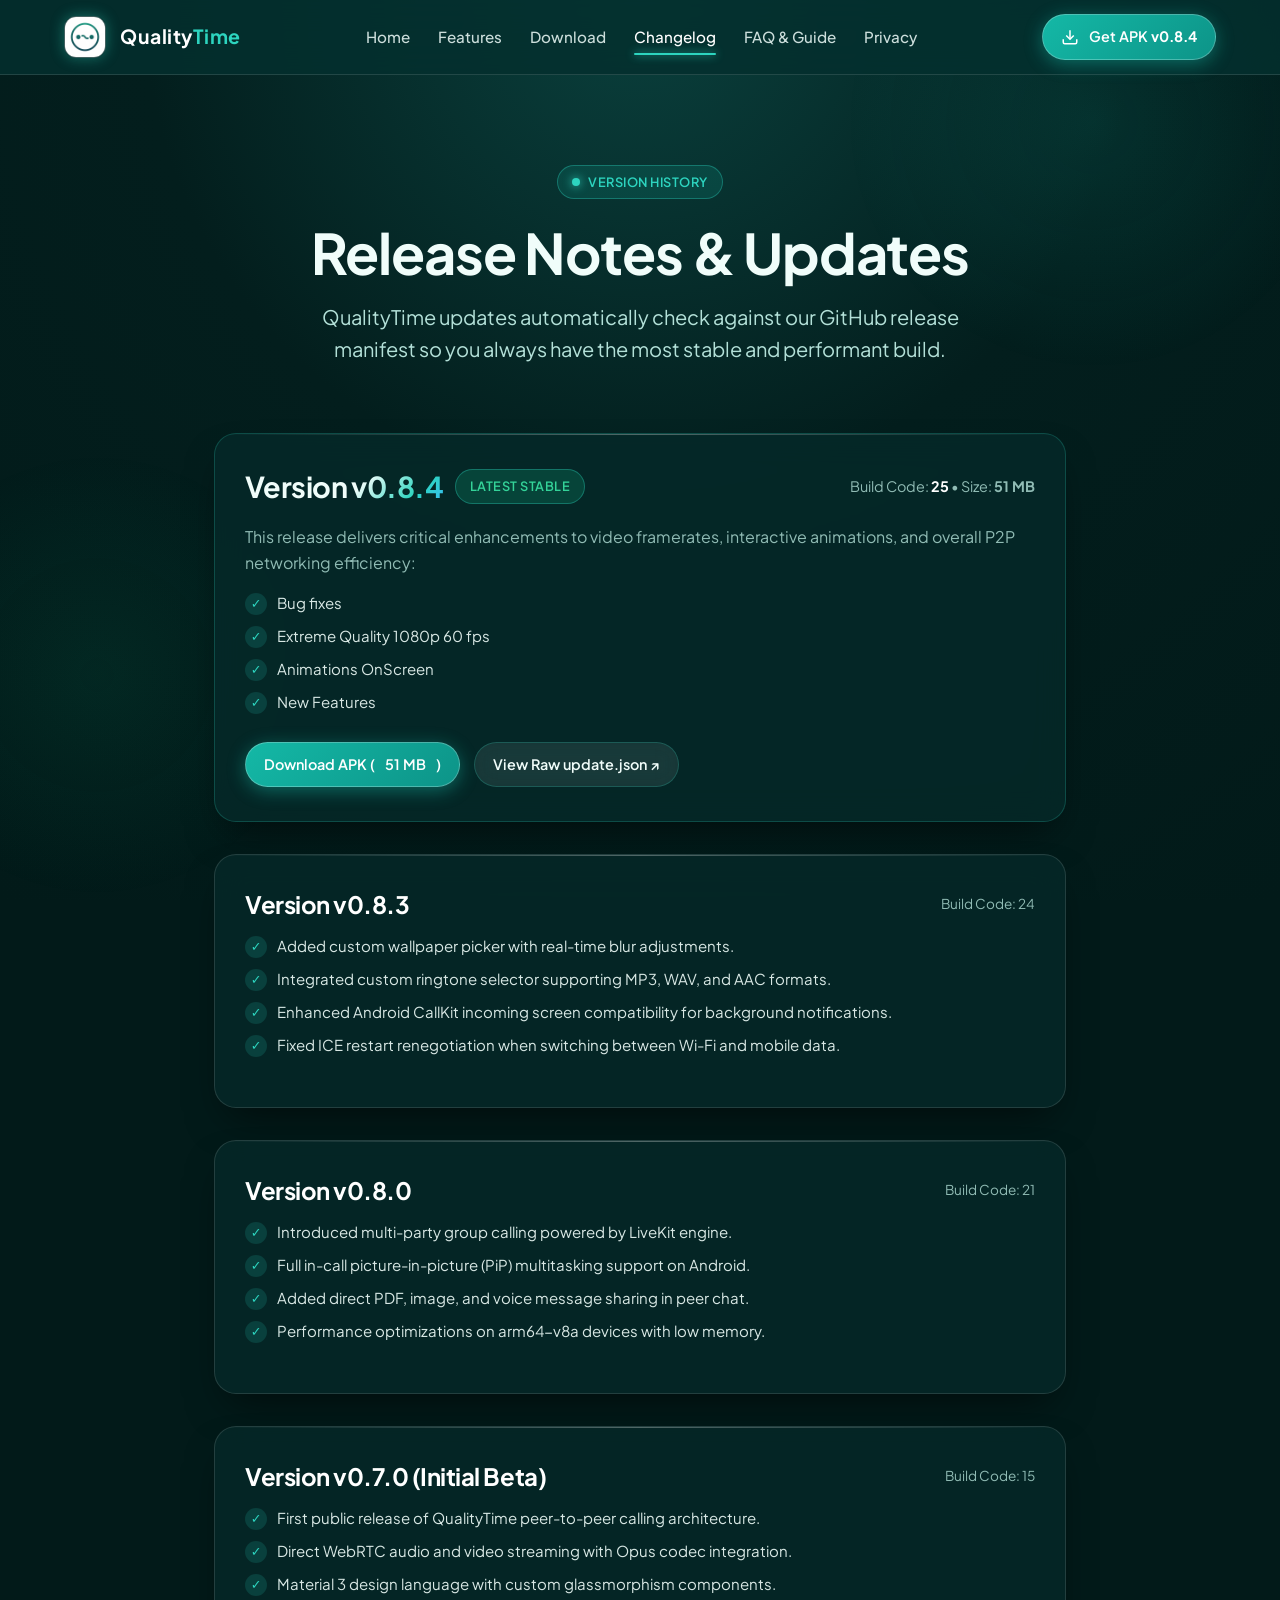
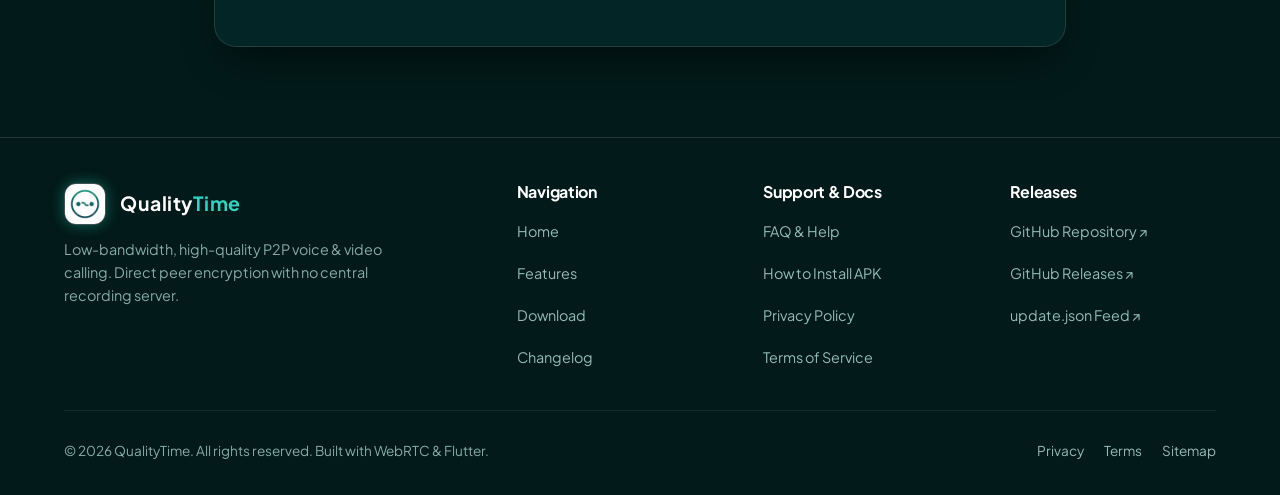
<file: docs/changelog.html>
<!DOCTYPE html>
<html lang="en">
<head>
  <meta charset="UTF-8">
  <meta name="viewport" content="width=device-width, initial-scale=1.0">
  <title>QualityTime Changelog - What's New, Updates & Version History</title>
  
  <!-- SEO Meta Tags -->
  <meta name="description" content="View the latest updates, release notes, and version history for QualityTime P2P calling app. See new features, performance boosts, and bug fixes for Android.">
  <meta name="keywords" content="QualityTime changelog, QualityTime release notes, QualityTime updates, Android apk version history, WebRTC call app changelog">
  <meta name="robots" content="index, follow">
  <link rel="canonical" href="./changelog.html">

  <!-- Open Graph -->
  <meta property="og:type" content="website">
  <meta property="og:title" content="QualityTime Changelog & Release Notes">
  <meta property="og:description" content="Track every improvement, bug fix, and feature addition in QualityTime.">
  <meta property="og:image" content="assets/img/app-icon.png">
  <meta property="og:url" content="https://sankha07x.github.io/qualitytime/changelog.html">

  <!-- Twitter Card -->
  <meta name="twitter:card" content="summary_large_image">
  <meta name="twitter:title" content="QualityTime Version History & Updates">
  <meta name="twitter:description" content="Full release history for QualityTime peer-to-peer calling.">
  <meta name="twitter:image" content="assets/img/app-icon.png">

  <!-- Favicon -->
  <link rel="icon" type="image/png" href="favicon.png">
  <link rel="apple-touch-icon" href="assets/img/app-icon.png">
  <meta name="theme-color" content="#042F2E">

  <!-- Fonts & CSS -->
  <link rel="preconnect" href="https://fonts.googleapis.com">
  <link rel="preconnect" href="https://fonts.gstatic.com" crossorigin>
  <link href="https://fonts.googleapis.com/css2?family=Plus+Jakarta+Sans:wght@400;500;600;700;800&family=JetBrains+Mono:wght@400;600&display=swap" rel="stylesheet">
  <link rel="stylesheet" href="assets/css/style.css">
</head>
<body>

  <!-- Navigation -->
  <header class="navbar">
    <div class="container nav-container">
      <a href="index.html" class="brand">
        <img src="assets/img/app-icon.png" alt="QualityTime Logo" class="brand-icon">
        <span class="brand-name">Quality<span>Time</span></span>
      </a>

      <nav>
        <ul class="nav-links">
          <li><a href="index.html" class="nav-link">Home</a></li>
          <li><a href="features.html" class="nav-link">Features</a></li>
          <li><a href="download.html" class="nav-link">Download</a></li>
          <li><a href="changelog.html" class="nav-link active">Changelog</a></li>
          <li><a href="faq.html" class="nav-link">FAQ & Guide</a></li>
          <li><a href="privacy.html" class="nav-link">Privacy</a></li>
          <li class="nav-mobile-cta">
            <a href="download.html" class="btn btn-primary dyn-apk-link" aria-label="Direct Download APK">
              <svg width="18" height="18" viewBox="0 0 24 24" fill="none" stroke="currentColor" stroke-width="2"><path d="M21 15v4a2 2 0 0 1-2 2H5a2 2 0 0 1-2-2v-4"/><polyline points="7 10 12 15 17 10"/><line x1="12" y1="15" x2="12" y2="3"/></svg>
              <span>Download APK (<strong class="dyn-version">v0.8.4</strong>)</span>
            </a>
          </li>
        </ul>
      </nav>

      <div class="nav-cta">
        <a href="download.html" class="btn btn-primary btn-sm dyn-apk-link" aria-label="Direct Download APK">
          <svg width="18" height="18" viewBox="0 0 24 24" fill="none" stroke="currentColor" stroke-width="2"><path d="M21 15v4a2 2 0 0 1-2 2H5a2 2 0 0 1-2-2v-4"/><polyline points="7 10 12 15 17 10"/><line x1="12" y1="15" x2="12" y2="3"/></svg>
          <span>Get APK <strong class="dyn-version">v0.8.4</strong></span>
        </a>
        <button class="menu-toggle" aria-label="Toggle navigation menu">☰</button>
      </div>
    </div>
  </header>

  <!-- Changelog Hero -->
  <section class="hero" style="padding-bottom: 40px;">
    <div class="container">
      <div class="pill">
        <span class="pulse-dot"></span>
        <span>VERSION HISTORY</span>
      </div>
      <h1 class="hero-title">Release Notes & Updates</h1>
      <p class="hero-subtitle">
        QualityTime updates automatically check against our GitHub release manifest so you always have the most stable and performant build.
      </p>
    </div>
  </section>

  <!-- Changelog Timeline -->
  <section class="container" style="padding-bottom: 90px; max-width: 900px;">
    
    <!-- Current Version (Dynamic) -->
    <div class="glass-card" style="margin-bottom: 32px; border-color: var(--border-glass);">
      <div style="display: flex; justify-content: space-between; align-items: center; flex-wrap: wrap; gap: 12px; margin-bottom: 20px;">
        <div style="display: flex; align-items: center; gap: 12px;">
          <h2 style="font-size: 1.8rem;">Version <span class="dyn-version text-gradient">v0.8.4</span></h2>
          <span class="pill" style="background: rgba(16, 185, 129, 0.2); color: #34d399;">LATEST STABLE</span>
        </div>
        <span class="subtle" style="font-size: 0.9rem;">Build Code: <strong style="color: #fff;" class="dyn-code">25</strong> &bull; Size: <strong class="dyn-size">51 MB</strong></span>
      </div>

      <p class="subtle" style="margin-bottom: 16px;">This release delivers critical enhancements to video framerates, interactive animations, and overall P2P networking efficiency:</p>
      
      <ul class="notes-list dyn-notes-list">
        <li>Bug fixes & connection stability improvements</li>
        <li>Extreme Quality 1080p 60 fps mode for ultra-smooth video calling</li>
        <li>Animations OnScreen & interactive real-time reactions</li>
        <li>New customizable theme accents and glass aesthetic polish</li>
      </ul>

      <div style="margin-top: 28px; display: flex; gap: 14px; flex-wrap: wrap;">
        <a href="https://github.com/Sankha07x/qualitytime-releases/releases/download/v0.8.4/app-arm64-v8a-release.apk" class="btn btn-primary btn-sm dyn-apk-link">
          Download APK (<span class="dyn-size">51 MB</span>)
        </a>
        <a href="https://raw.githubusercontent.com/Sankha07x/qualitytime-releases/main/update.json" target="_blank" rel="noopener" class="btn btn-secondary btn-sm">
          View Raw update.json ↗
        </a>
      </div>
    </div>

    <!-- Prior Version: v0.8.3 -->
    <div class="glass-card" style="margin-bottom: 32px;">
      <div style="display: flex; justify-content: space-between; align-items: center; flex-wrap: wrap; gap: 12px; margin-bottom: 16px;">
        <h3 style="font-size: 1.5rem; color: #fff;">Version v0.8.3</h3>
        <span class="subtle" style="font-size: 0.85rem;">Build Code: 24</span>
      </div>
      <ul class="notes-list">
        <li>Added custom wallpaper picker with real-time blur adjustments.</li>
        <li>Integrated custom ringtone selector supporting MP3, WAV, and AAC formats.</li>
        <li>Enhanced Android CallKit incoming screen compatibility for background notifications.</li>
        <li>Fixed ICE restart renegotiation when switching between Wi-Fi and mobile data.</li>
      </ul>
    </div>

    <!-- Prior Version: v0.8.0 -->
    <div class="glass-card" style="margin-bottom: 32px;">
      <div style="display: flex; justify-content: space-between; align-items: center; flex-wrap: wrap; gap: 12px; margin-bottom: 16px;">
        <h3 style="font-size: 1.5rem; color: #fff;">Version v0.8.0</h3>
        <span class="subtle" style="font-size: 0.85rem;">Build Code: 21</span>
      </div>
      <ul class="notes-list">
        <li>Introduced multi-party group calling powered by LiveKit engine.</li>
        <li>Full in-call picture-in-picture (PiP) multitasking support on Android.</li>
        <li>Added direct PDF, image, and voice message sharing in peer chat.</li>
        <li>Performance optimizations on arm64-v8a devices with low memory.</li>
      </ul>
    </div>

    <!-- Prior Version: v0.7.0 -->
    <div class="glass-card">
      <div style="display: flex; justify-content: space-between; align-items: center; flex-wrap: wrap; gap: 12px; margin-bottom: 16px;">
        <h3 style="font-size: 1.5rem; color: #fff;">Version v0.7.0 (Initial Beta)</h3>
        <span class="subtle" style="font-size: 0.85rem;">Build Code: 15</span>
      </div>
      <ul class="notes-list">
        <li>First public release of QualityTime peer-to-peer calling architecture.</li>
        <li>Direct WebRTC audio and video streaming with Opus codec integration.</li>
        <li>Material 3 design language with custom glassmorphism components.</li>
      </ul>
    </div>

  </section>

  <!-- Footer -->
  <footer class="footer">
    <div class="container">
      <div class="footer-grid">
        <div class="footer-brand">
          <div class="brand">
            <img src="assets/img/app-icon.png" alt="QualityTime Logo" class="brand-icon">
            <span class="brand-name">Quality<span>Time</span></span>
          </div>
          <p>Low-bandwidth, high-quality P2P voice & video calling. Direct peer encryption with no central recording server.</p>
        </div>

        <div class="footer-col">
          <h4>Navigation</h4>
          <ul class="footer-links">
            <li><a href="index.html" class="footer-link">Home</a></li>
            <li><a href="features.html" class="footer-link">Features</a></li>
            <li><a href="download.html" class="footer-link">Download</a></li>
            <li><a href="changelog.html" class="footer-link">Changelog</a></li>
          </ul>
        </div>

        <div class="footer-col">
          <h4>Support & Docs</h4>
          <ul class="footer-links">
            <li><a href="faq.html" class="footer-link">FAQ & Help</a></li>
            <li><a href="download.html#install-guide" class="footer-link">How to Install APK</a></li>
            <li><a href="privacy.html" class="footer-link">Privacy Policy</a></li>
            <li><a href="terms.html" class="footer-link">Terms of Service</a></li>
          </ul>
        </div>

        <div class="footer-col">
          <h4>Releases</h4>
          <ul class="footer-links">
            <li><a href="https://github.com/Sankha07x/qualitytime-releases" target="_blank" rel="noopener" class="footer-link">GitHub Repository ↗</a></li>
            <li><a href="https://github.com/Sankha07x/qualitytime-releases/releases" target="_blank" rel="noopener" class="footer-link">GitHub Releases ↗</a></li>
            <li><a href="https://raw.githubusercontent.com/Sankha07x/qualitytime-releases/main/update.json" target="_blank" rel="noopener" class="footer-link">update.json Feed ↗</a></li>
          </ul>
        </div>
      </div>

      <div class="footer-bottom">
        <div>&copy; 2026 QualityTime. All rights reserved. Built with WebRTC & Flutter.</div>
        <div style="display: flex; gap: 20px;">
          <a href="privacy.html" class="footer-link">Privacy</a>
          <a href="terms.html" class="footer-link">Terms</a>
          <a href="sitemap.xml" class="footer-link">Sitemap</a>
        </div>
      </div>
    </div>
  </footer>

  <script src="assets/js/main.js"></script>
</body>
</html>
</file>
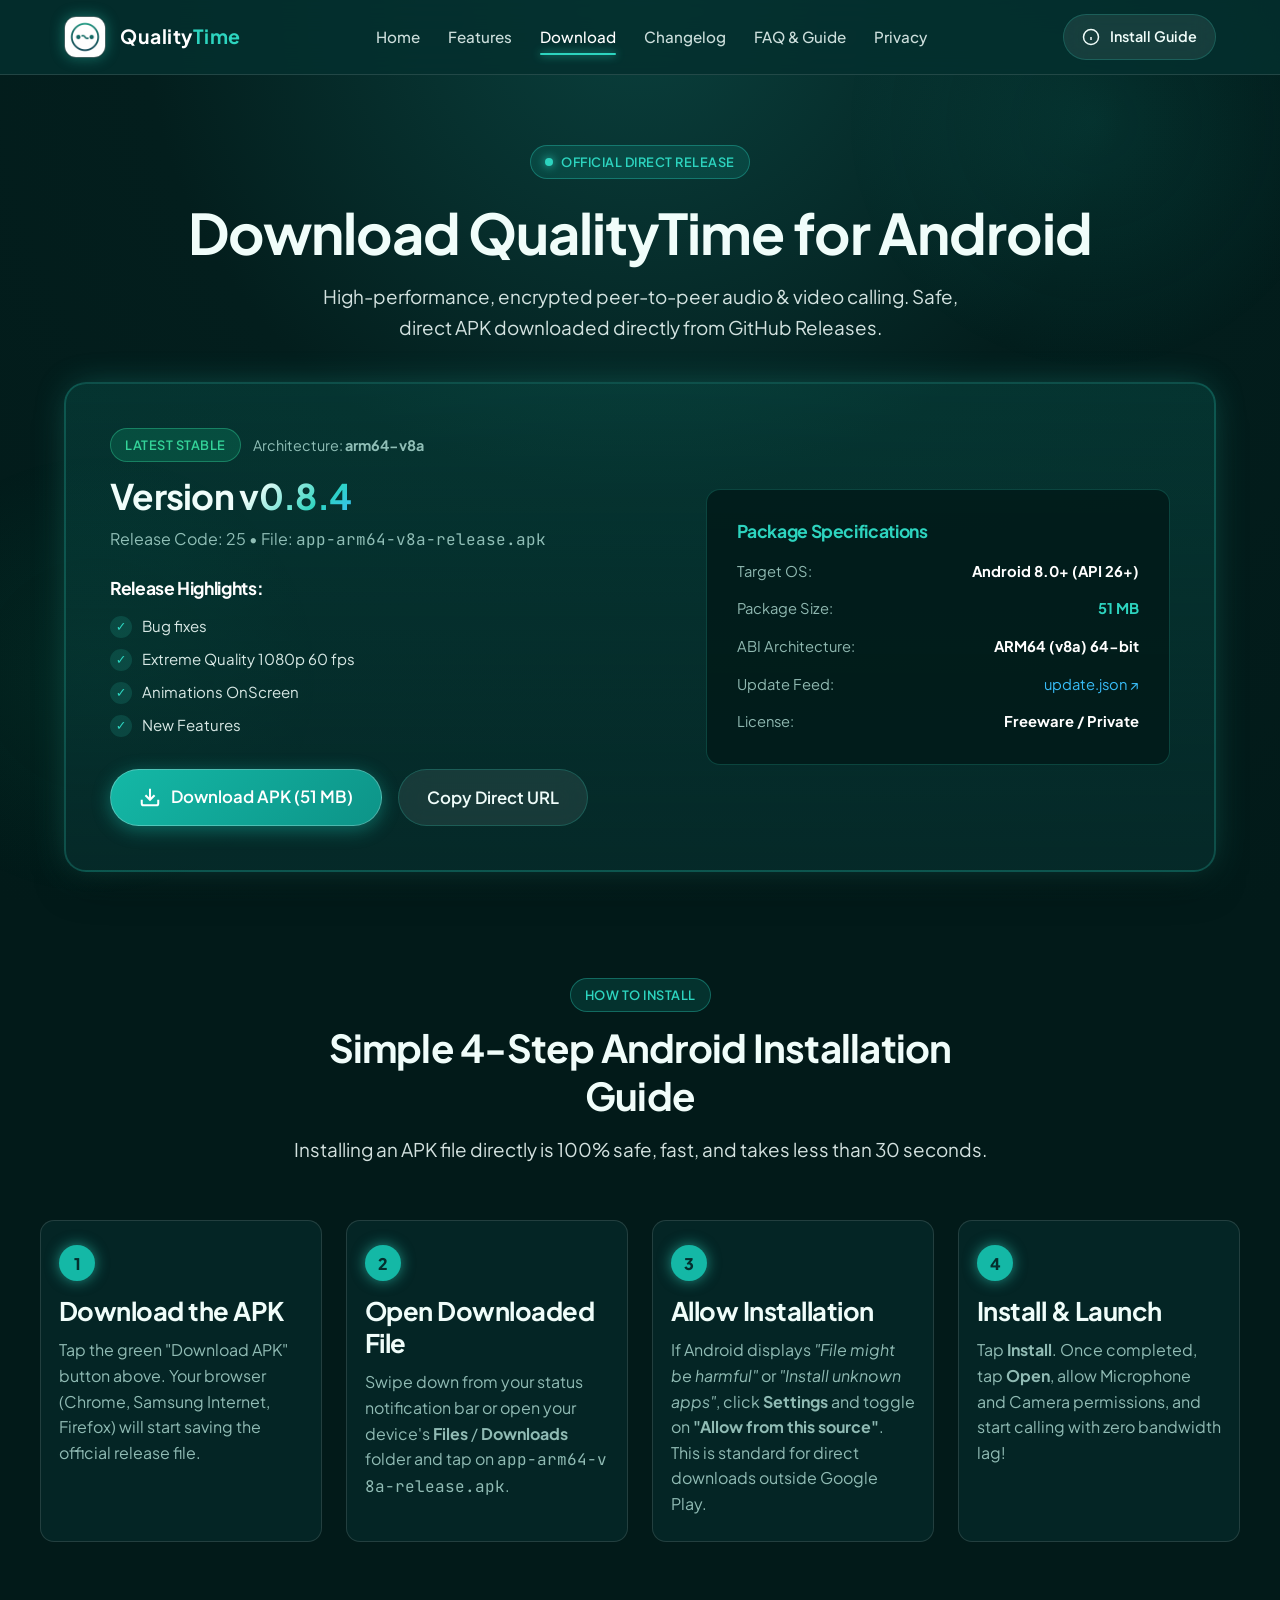
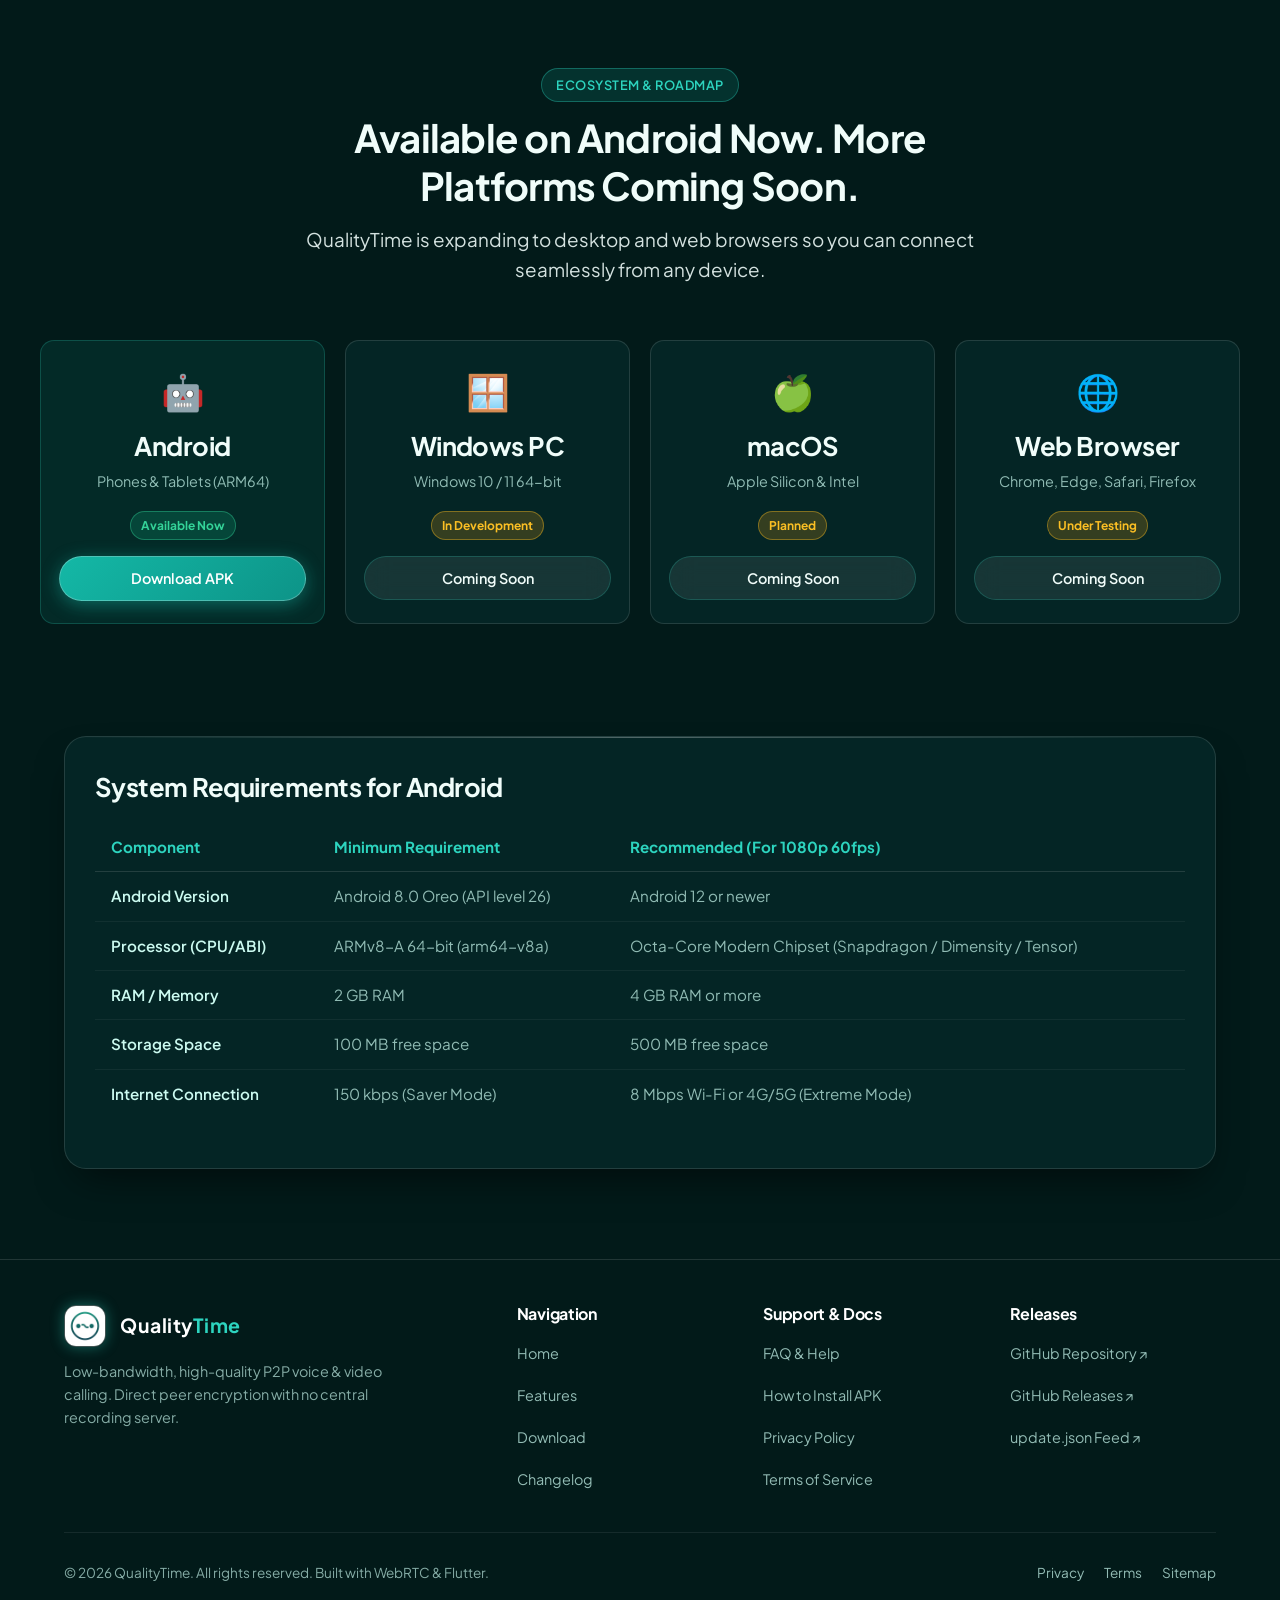
<file: docs/download.html>
<!DOCTYPE html>
<html lang="en">
<head>
  <meta charset="UTF-8">
  <meta name="viewport" content="width=device-width, initial-scale=1.0">
  <title>Download QualityTime APK - Official Android Release & Installation Guide</title>
  
  <!-- SEO Meta Tags -->
  <meta name="description" content="Download the latest QualityTime APK for Android. High-speed, end-to-end encrypted P2P calling app with 1080p 60fps extreme mode. Step-by-step installation instructions and SHA-256 verification.">
  <meta name="keywords" content="Download QualityTime, QualityTime APK, Android APK download, install APK on Android, QualityTime 1080p 60fps, arm64-v8a APK, webrtc p2p apk, safe android apk">
  <meta name="robots" content="index, follow">
  <link rel="canonical" href="./download.html">

  <!-- Open Graph -->
  <meta property="og:type" content="website">
  <meta property="og:title" content="Download QualityTime APK - Official Android Release">
  <meta property="og:description" content="Get the latest QualityTime APK directly from GitHub Releases. Peer-to-peer encrypted voice and video calling.">
  <meta property="og:image" content="assets/img/app-icon.png">
  <meta property="og:url" content="https://sankha07x.github.io/qualitytime/download.html">

  <!-- Twitter Card -->
  <meta name="twitter:card" content="summary_large_image">
  <meta name="twitter:title" content="Download QualityTime APK for Android">
  <meta name="twitter:description" content="Latest QualityTime release with 1080p 60fps calling, low-data modes, and real-time screen animations.">
  <meta name="twitter:image" content="assets/img/app-icon.png">

  <!-- Favicon -->
  <link rel="icon" type="image/png" href="favicon.png">
  <link rel="apple-touch-icon" href="assets/img/app-icon.png">
  <meta name="theme-color" content="#042F2E">

  <!-- Fonts & CSS -->
  <link rel="preconnect" href="https://fonts.googleapis.com">
  <link rel="preconnect" href="https://fonts.gstatic.com" crossorigin>
  <link href="https://fonts.googleapis.com/css2?family=Plus+Jakarta+Sans:wght@400;500;600;700;800&family=JetBrains+Mono:wght@400;600&display=swap" rel="stylesheet">
  <link rel="stylesheet" href="assets/css/style.css">
</head>
<body>

  <!-- Navigation -->
  <header class="navbar">
    <div class="container nav-container">
      <a href="index.html" class="brand">
        <img src="assets/img/app-icon.png" alt="QualityTime Logo" class="brand-icon">
        <span class="brand-name">Quality<span>Time</span></span>
      </a>

      <nav>
        <ul class="nav-links">
          <li><a href="index.html" class="nav-link">Home</a></li>
          <li><a href="features.html" class="nav-link">Features</a></li>
          <li><a href="download.html" class="nav-link active">Download</a></li>
          <li><a href="changelog.html" class="nav-link">Changelog</a></li>
          <li><a href="faq.html" class="nav-link">FAQ & Guide</a></li>
          <li><a href="privacy.html" class="nav-link">Privacy</a></li>
          <li class="nav-mobile-cta">
            <a href="download.html" class="btn btn-primary dyn-apk-link" aria-label="Direct Download APK">
              <svg width="18" height="18" viewBox="0 0 24 24" fill="none" stroke="currentColor" stroke-width="2"><path d="M21 15v4a2 2 0 0 1-2 2H5a2 2 0 0 1-2-2v-4"/><polyline points="7 10 12 15 17 10"/><line x1="12" y1="15" x2="12" y2="3"/></svg>
              <span>Download APK (<strong class="dyn-version">v0.8.4</strong>)</span>
            </a>
          </li>
        </ul>
      </nav>

      <div class="nav-cta">
        <a href="#install-guide" class="btn btn-secondary btn-sm" aria-label="Install Guide">
          <svg width="18" height="18" viewBox="0 0 24 24" fill="none" stroke="currentColor" stroke-width="2"><circle cx="12" cy="12" r="10"/><line x1="12" y1="16" x2="12" y2="12"/><line x1="12" y1="8" x2="12.01" y2="8"/></svg>
          <span>Install Guide</span>
        </a>
        <button class="menu-toggle" aria-label="Toggle navigation menu">☰</button>
      </div>
    </div>
  </header>

  <!-- Download Hero -->
  <section class="download-hero">
    <div class="container">
      <div class="pill">
        <span class="pulse-dot"></span>
        <span>OFFICIAL DIRECT RELEASE</span>
      </div>
      <h1 style="margin: 18px 0 14px;">Download QualityTime for Android</h1>
      <p class="lead" style="max-width: 680px; margin: 0 auto 40px;">
        High-performance, encrypted peer-to-peer audio & video calling. Safe, direct APK downloaded directly from GitHub Releases.
      </p>

      <!-- Featured Download Card -->
      <div class="download-card-featured">
        <div>
          <div style="display: flex; align-items: center; gap: 12px; margin-bottom: 12px;">
            <span class="pill" style="background: rgba(16, 185, 129, 0.2); color: #34d399; border-color: rgba(52, 211, 153, 0.4);">LATEST STABLE</span>
            <span class="subtle" style="font-size: 0.9rem;">Architecture: <strong>arm64-v8a</strong></span>
          </div>

          <h2 style="font-size: 2.2rem; margin-bottom: 8px;">Version <span class="dyn-version text-gradient">v0.8.4</span></h2>
          <p class="subtle" style="margin-bottom: 24px;">Release Code: <span class="dyn-code">25</span> &bull; File: <span class="dyn-filename code-inline">app-arm64-v8a-release.apk</span></p>

          <h4 style="margin-bottom: 10px; color: #fff;">Release Highlights:</h4>
          <ul class="notes-list dyn-notes-list">
            <li>Bug fixes & connection stability</li>
            <li>Extreme Quality 1080p 60 fps mode</li>
            <li>Animations OnScreen & interactive reactions</li>
            <li>New Features and custom theme support</li>
          </ul>

          <div style="margin-top: 32px; display: flex; gap: 16px; flex-wrap: wrap;">
            <a href="https://github.com/Sankha07x/qualitytime-releases/releases/download/v0.8.4/app-arm64-v8a-release.apk" class="btn btn-primary btn-lg dyn-apk-link">
              <svg width="22" height="22" viewBox="0 0 24 24" fill="none" stroke="currentColor" stroke-width="2.2"><path d="M21 15v4a2 2 0 0 1-2 2H5a2 2 0 0 1-2-2v-4"/><polyline points="7 10 12 15 17 10"/><line x1="12" y1="15" x2="12" y2="3"/></svg>
              <span>Download APK (<span class="dyn-size">51 MB</span>)</span>
            </a>
            <button class="btn btn-secondary btn-lg" data-copy="https://github.com/Sankha07x/qualitytime-releases/releases/download/v0.8.4/app-arm64-v8a-release.apk">
              Copy Direct URL
            </button>
          </div>
        </div>

        <div style="background: rgba(2, 26, 25, 0.85); border: 1px solid var(--border-glass); border-radius: var(--radius-md); padding: 30px;">
          <h4 style="margin-bottom: 18px; color: #2dd4bf;">Package Specifications</h4>
          <div style="display: flex; flex-direction: column; gap: 14px; font-size: 0.92rem;">
            <div style="display: flex; justify-content: space-between;">
              <span class="subtle">Target OS:</span>
              <strong style="color: #fff;">Android 8.0+ (API 26+)</strong>
            </div>
            <div style="display: flex; justify-content: space-between;">
              <span class="subtle">Package Size:</span>
              <strong style="color: #2dd4bf;" class="dyn-size">51 MB</strong>
            </div>
            <div style="display: flex; justify-content: space-between;">
              <span class="subtle">ABI Architecture:</span>
              <strong style="color: #fff;">ARM64 (v8a) 64-bit</strong>
            </div>
            <div style="display: flex; justify-content: space-between;">
              <span class="subtle">Update Feed:</span>
              <a href="https://raw.githubusercontent.com/Sankha07x/qualitytime-releases/main/update.json" target="_blank" rel="noopener" style="color: #38bdf8;">update.json ↗</a>
            </div>
            <div style="display: flex; justify-content: space-between;">
              <span class="subtle">License:</span>
              <strong style="color: #fff;">Freeware / Private</strong>
            </div>
          </div>
        </div>
      </div>
    </div>
  </section>

  <!-- Step by Step Install Guide -->
  <section class="container" id="install-guide" style="padding: 70px 0 40px;">
    <div class="section-head">
      <div class="pill">HOW TO INSTALL</div>
      <h2>Simple 4-Step Android Installation Guide</h2>
      <p class="lead">Installing an APK file directly is 100% safe, fast, and takes less than 30 seconds.</p>
    </div>

    <div class="steps-wrap">
      <div class="step-card">
        <div class="step-num">1</div>
        <h3 style="margin-bottom: 10px;">Download the APK</h3>
        <p class="subtle">Tap the green "Download APK" button above. Your browser (Chrome, Samsung Internet, Firefox) will start saving the official release file.</p>
      </div>

      <div class="step-card">
        <div class="step-num">2</div>
        <h3 style="margin-bottom: 10px;">Open Downloaded File</h3>
        <p class="subtle">Swipe down from your status notification bar or open your device's <strong>Files</strong> / <strong>Downloads</strong> folder and tap on <span class="dyn-filename code-inline">app-arm64-v8a-release.apk</span>.</p>
      </div>

      <div class="step-card">
        <div class="step-num">3</div>
        <h3 style="margin-bottom: 10px;">Allow Installation</h3>
        <p class="subtle">If Android displays <em>"File might be harmful"</em> or <em>"Install unknown apps"</em>, click <strong>Settings</strong> and toggle on <strong>"Allow from this source"</strong>. This is standard for direct downloads outside Google Play.</p>
      </div>

      <div class="step-card">
        <div class="step-num">4</div>
        <h3 style="margin-bottom: 10px;">Install & Launch</h3>
        <p class="subtle">Tap <strong>Install</strong>. Once completed, tap <strong>Open</strong>, allow Microphone and Camera permissions, and start calling with zero bandwidth lag!</p>
      </div>
    </div>
  </section>

  <!-- Multi-Platform Roadmap -->
  <section class="container" style="padding: 50px 0 80px;">
    <div class="section-head">
      <div class="pill">ECOSYSTEM & ROADMAP</div>
      <h2>Available on Android Now. More Platforms Coming Soon.</h2>
      <p class="lead">QualityTime is expanding to desktop and web browsers so you can connect seamlessly from any device.</p>
    </div>

    <div class="download-platforms-grid">
      <!-- Android -->
      <div class="platform-card" style="border-color: var(--border-glass); background: rgba(20, 184, 166, 0.1);">
        <div class="platform-icon">🤖</div>
        <h3>Android</h3>
        <p class="subtle" style="font-size: 0.9rem; margin: 8px 0;">Phones & Tablets (ARM64)</p>
        <span class="platform-badge badge-available">Available Now</span>
        <div style="margin-top: 16px;">
          <a href="https://github.com/Sankha07x/qualitytime-releases/releases/download/v0.8.4/app-arm64-v8a-release.apk" class="btn btn-primary btn-sm dyn-apk-link" style="width: 100%;">Download APK</a>
        </div>
      </div>

      <!-- Windows -->
      <div class="platform-card">
        <div class="platform-icon">🪟</div>
        <h3>Windows PC</h3>
        <p class="subtle" style="font-size: 0.9rem; margin: 8px 0;">Windows 10 / 11 64-bit</p>
        <span class="platform-badge badge-soon">In Development</span>
        <div style="margin-top: 16px;">
          <button class="btn btn-secondary btn-sm" style="width: 100%;" disabled>Coming Soon</button>
        </div>
      </div>

      <!-- macOS -->
      <div class="platform-card">
        <div class="platform-icon">🍏</div>
        <h3>macOS</h3>
        <p class="subtle" style="font-size: 0.9rem; margin: 8px 0;">Apple Silicon & Intel</p>
        <span class="platform-badge badge-soon">Planned</span>
        <div style="margin-top: 16px;">
          <button class="btn btn-secondary btn-sm" style="width: 100%;" disabled>Coming Soon</button>
        </div>
      </div>

      <!-- Web PWA -->
      <div class="platform-card">
        <div class="platform-icon">🌐</div>
        <h3>Web Browser</h3>
        <p class="subtle" style="font-size: 0.9rem; margin: 8px 0;">Chrome, Edge, Safari, Firefox</p>
        <span class="platform-badge badge-soon">Under Testing</span>
        <div style="margin-top: 16px;">
          <button class="btn btn-secondary btn-sm" style="width: 100%;" disabled>Coming Soon</button>
        </div>
      </div>
    </div>
  </section>

  <!-- System Requirements -->
  <section class="container" style="padding-bottom: 90px;">
    <div class="glass-card">
      <h3 style="margin-bottom: 20px;">System Requirements for Android</h3>
      <div class="table-responsive">
        <table style="width: 100%; text-align: left; border-collapse: collapse; font-size: 0.95rem;">
          <thead>
            <tr style="border-bottom: 1px solid var(--border-glass-light); color: var(--primary-glow);">
              <th style="padding: 12px 16px;">Component</th>
              <th style="padding: 12px 16px;">Minimum Requirement</th>
              <th style="padding: 12px 16px;">Recommended (For 1080p 60fps)</th>
            </tr>
          </thead>
          <tbody>
            <tr style="border-bottom: 1px solid rgba(255, 255, 255, 0.05);">
              <td style="padding: 12px 16px; font-weight: 600;">Android Version</td>
              <td style="padding: 12px 16px;" class="subtle">Android 8.0 Oreo (API level 26)</td>
              <td style="padding: 12px 16px;" class="subtle">Android 12 or newer</td>
            </tr>
            <tr style="border-bottom: 1px solid rgba(255, 255, 255, 0.05);">
              <td style="padding: 12px 16px; font-weight: 600;">Processor (CPU/ABI)</td>
              <td style="padding: 12px 16px;" class="subtle">ARMv8-A 64-bit (arm64-v8a)</td>
              <td style="padding: 12px 16px;" class="subtle">Octa-Core Modern Chipset (Snapdragon / Dimensity / Tensor)</td>
            </tr>
            <tr style="border-bottom: 1px solid rgba(255, 255, 255, 0.05);">
              <td style="padding: 12px 16px; font-weight: 600;">RAM / Memory</td>
              <td style="padding: 12px 16px;" class="subtle">2 GB RAM</td>
              <td style="padding: 12px 16px;" class="subtle">4 GB RAM or more</td>
            </tr>
            <tr style="border-bottom: 1px solid rgba(255, 255, 255, 0.05);">
              <td style="padding: 12px 16px; font-weight: 600;">Storage Space</td>
              <td style="padding: 12px 16px;" class="subtle">100 MB free space</td>
              <td style="padding: 12px 16px;" class="subtle">500 MB free space</td>
            </tr>
            <tr>
              <td style="padding: 12px 16px; font-weight: 600;">Internet Connection</td>
              <td style="padding: 12px 16px;" class="subtle">150 kbps (Saver Mode)</td>
              <td style="padding: 12px 16px;" class="subtle">8 Mbps Wi-Fi or 4G/5G (Extreme Mode)</td>
            </tr>
          </tbody>
        </table>
      </div>
    </div>
  </section>

  <!-- Footer -->
  <footer class="footer">
    <div class="container">
      <div class="footer-grid">
        <div class="footer-brand">
          <div class="brand">
            <img src="assets/img/app-icon.png" alt="QualityTime Logo" class="brand-icon">
            <span class="brand-name">Quality<span>Time</span></span>
          </div>
          <p>Low-bandwidth, high-quality P2P voice & video calling. Direct peer encryption with no central recording server.</p>
        </div>

        <div class="footer-col">
          <h4>Navigation</h4>
          <ul class="footer-links">
            <li><a href="index.html" class="footer-link">Home</a></li>
            <li><a href="features.html" class="footer-link">Features</a></li>
            <li><a href="download.html" class="footer-link">Download</a></li>
            <li><a href="changelog.html" class="footer-link">Changelog</a></li>
          </ul>
        </div>

        <div class="footer-col">
          <h4>Support & Docs</h4>
          <ul class="footer-links">
            <li><a href="faq.html" class="footer-link">FAQ & Help</a></li>
            <li><a href="download.html#install-guide" class="footer-link">How to Install APK</a></li>
            <li><a href="privacy.html" class="footer-link">Privacy Policy</a></li>
            <li><a href="terms.html" class="footer-link">Terms of Service</a></li>
          </ul>
        </div>

        <div class="footer-col">
          <h4>Releases</h4>
          <ul class="footer-links">
            <li><a href="https://github.com/Sankha07x/qualitytime-releases" target="_blank" rel="noopener" class="footer-link">GitHub Repository ↗</a></li>
            <li><a href="https://github.com/Sankha07x/qualitytime-releases/releases" target="_blank" rel="noopener" class="footer-link">GitHub Releases ↗</a></li>
            <li><a href="https://raw.githubusercontent.com/Sankha07x/qualitytime-releases/main/update.json" target="_blank" rel="noopener" class="footer-link">update.json Feed ↗</a></li>
          </ul>
        </div>
      </div>

      <div class="footer-bottom">
        <div>&copy; 2026 QualityTime. All rights reserved. Built with WebRTC & Flutter.</div>
        <div style="display: flex; gap: 20px;">
          <a href="privacy.html" class="footer-link">Privacy</a>
          <a href="terms.html" class="footer-link">Terms</a>
          <a href="sitemap.xml" class="footer-link">Sitemap</a>
        </div>
      </div>
    </div>
  </footer>

  <script src="assets/js/main.js"></script>
</body>
</html>
</file>
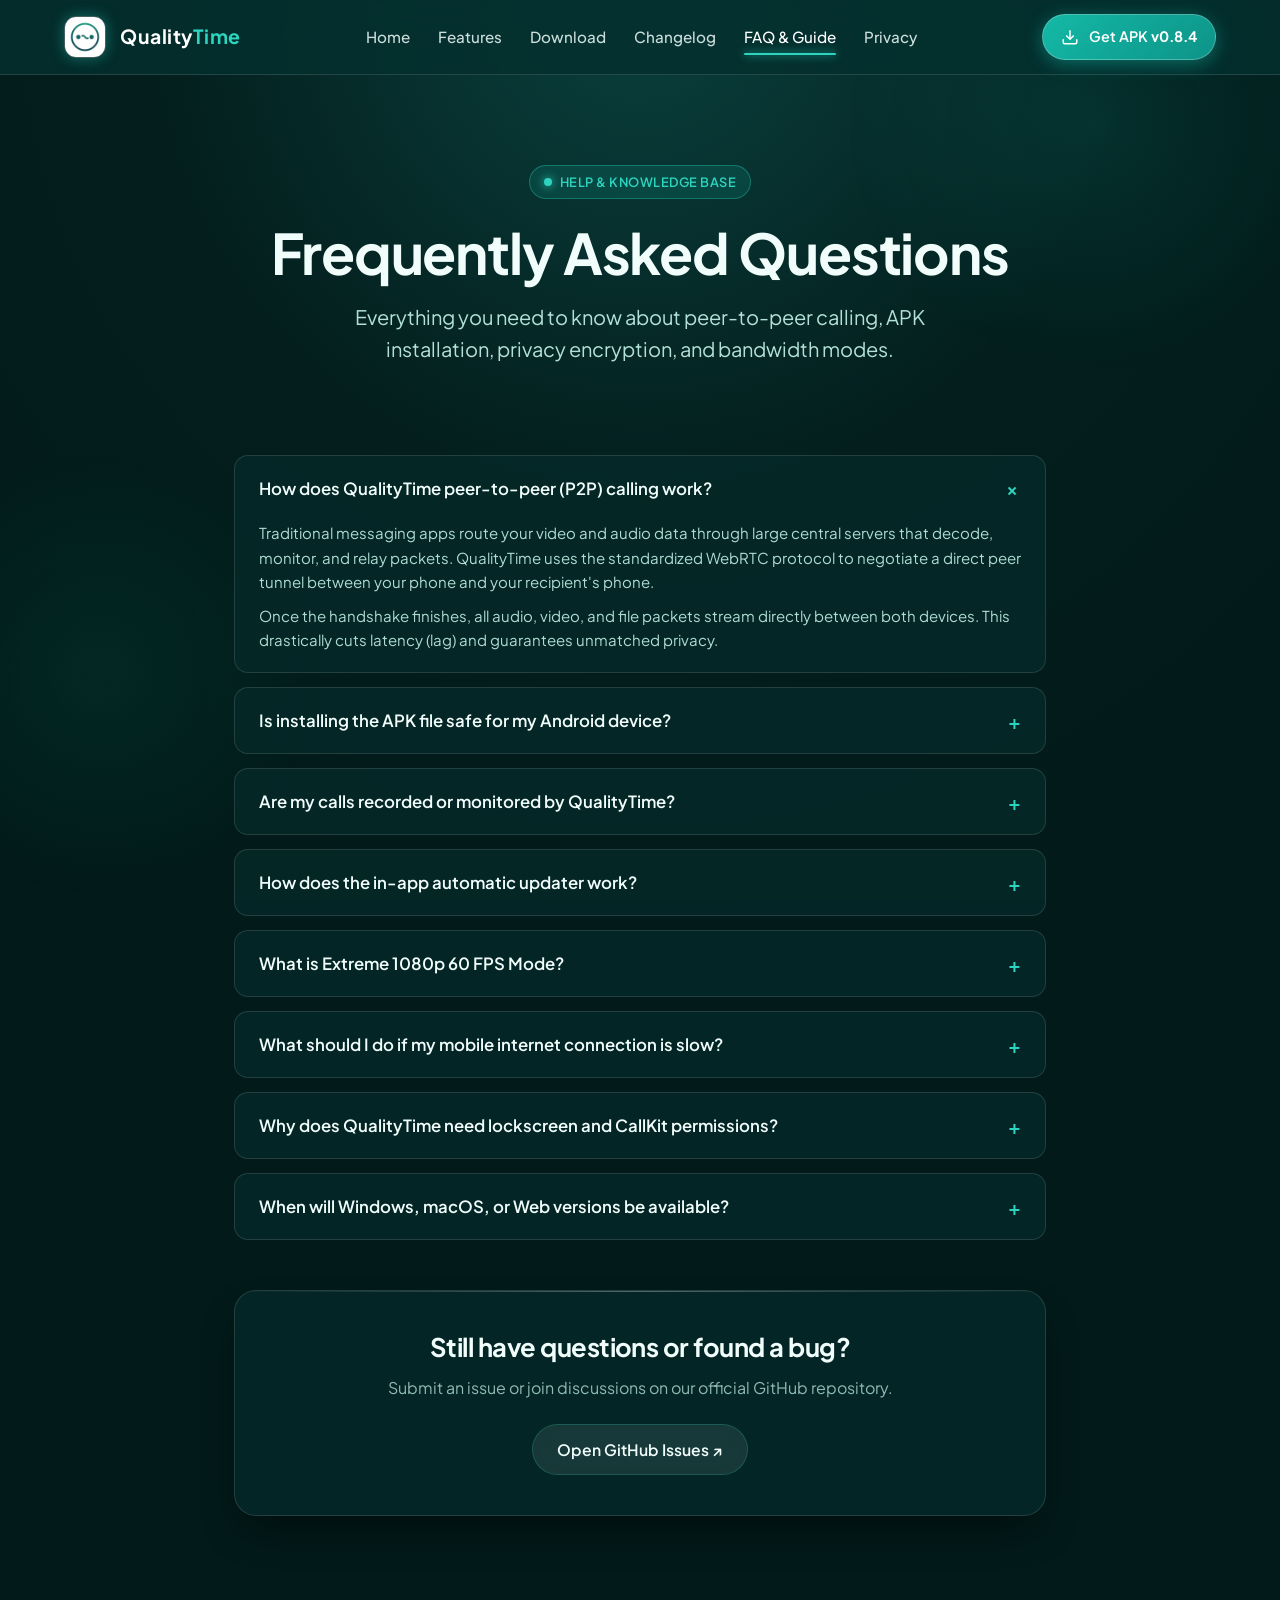
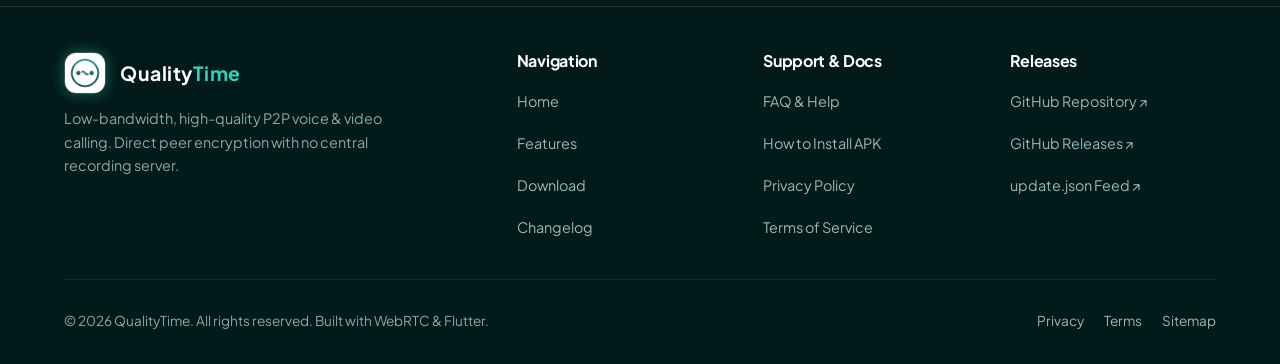
<file: docs/faq.html>
<!DOCTYPE html>
<html lang="en">
<head>
  <meta charset="UTF-8">
  <meta name="viewport" content="width=device-width, initial-scale=1.0">
  <title>QualityTime FAQ & Support - Frequently Asked Questions & Troubleshooting</title>
  
  <!-- SEO Meta Tags -->
  <meta name="description" content="Frequently Asked Questions about QualityTime P2P calling app. Learn how peer-to-peer WebRTC works, how to install the APK on Android, troubleshooting connection issues, and privacy details.">
  <meta name="keywords" content="QualityTime FAQ, P2P calling help, how to install QualityTime APK, WebRTC connection troubleshooting, is QualityTime safe, QualityTime support">
  <meta name="robots" content="index, follow">
  <link rel="canonical" href="./faq.html">

  <!-- Open Graph -->
  <meta property="og:type" content="website">
  <meta property="og:title" content="QualityTime FAQ & Help Center">
  <meta property="og:description" content="Get answers about QualityTime installation, P2P security, 1080p 60fps calling, and network troubleshooting.">
  <meta property="og:image" content="assets/img/app-icon.png">
  <meta property="og:url" content="https://sankha07x.github.io/qualitytime/faq.html">

  <!-- Twitter Card -->
  <meta name="twitter:card" content="summary_large_image">
  <meta name="twitter:title" content="QualityTime FAQ & Support Guide">
  <meta name="twitter:description" content="Everything you need to know about QualityTime peer-to-peer audio and video calling.">
  <meta name="twitter:image" content="assets/img/app-icon.png">

  <!-- Favicon -->
  <link rel="icon" type="image/png" href="favicon.png">
  <link rel="apple-touch-icon" href="assets/img/app-icon.png">
  <meta name="theme-color" content="#042F2E">

  <!-- Fonts & CSS -->
  <link rel="preconnect" href="https://fonts.googleapis.com">
  <link rel="preconnect" href="https://fonts.gstatic.com" crossorigin>
  <link href="https://fonts.googleapis.com/css2?family=Plus+Jakarta+Sans:wght@400;500;600;700;800&family=JetBrains+Mono:wght@400;600&display=swap" rel="stylesheet">
  <link rel="stylesheet" href="assets/css/style.css">

  <!-- FAQ Schema Structured Data for Google Search -->
  <script type="application/ld+json">
  {
    "@context": "https://schema.org",
    "@type": "FAQPage",
    "mainEntity": [
      {
        "@type": "Question",
        "name": "How does QualityTime peer-to-peer (P2P) calling work?",
        "acceptedAnswer": {
          "@type": "Answer",
          "text": "QualityTime uses WebRTC to establish a direct, encrypted audio and video stream between you and your contact's phone. Unlike traditional calling apps that route your video through corporate servers, QualityTime connects device-to-device."
        }
      },
      {
        "@type": "Question",
        "name": "Is installing the QualityTime APK safe for my Android device?",
        "acceptedAnswer": {
          "@type": "Answer",
          "text": "Yes, 100%. The QualityTime APK is built directly from clean source code and hosted on verified GitHub Releases. When Android says 'File might be harmful', this is a generic notice shown for any APK downloaded outside Google Play."
        }
      },
      {
        "@type": "Question",
        "name": "Does QualityTime record or store my calls or messages?",
        "acceptedAnswer": {
          "@type": "Answer",
          "text": "No. Voice and video streams are encrypted end-to-end via DTLS-SRTP and flow directly between peers. There is no central media recording server, meaning no one can eavesdrop or store your intimate moments."
        }
      },
      {
        "@type": "Question",
        "name": "What is Extreme 1080p 60 FPS mode?",
        "acceptedAnswer": {
          "@type": "Answer",
          "text": "Extreme Mode unlocks studio-grade 60 frames-per-second video calling at bitrates up to 8 Mbps with 128 kbps Opus stereo audio for devices connected to high-speed Wi-Fi or 5G."
        }
      }
    ]
  }
  </script>
</head>
<body>

  <!-- Navigation -->
  <header class="navbar">
    <div class="container nav-container">
      <a href="index.html" class="brand">
        <img src="assets/img/app-icon.png" alt="QualityTime Logo" class="brand-icon">
        <span class="brand-name">Quality<span>Time</span></span>
      </a>

      <nav>
        <ul class="nav-links">
          <li><a href="index.html" class="nav-link">Home</a></li>
          <li><a href="features.html" class="nav-link">Features</a></li>
          <li><a href="download.html" class="nav-link">Download</a></li>
          <li><a href="changelog.html" class="nav-link">Changelog</a></li>
          <li><a href="faq.html" class="nav-link active">FAQ & Guide</a></li>
          <li><a href="privacy.html" class="nav-link">Privacy</a></li>
          <li class="nav-mobile-cta">
            <a href="download.html" class="btn btn-primary dyn-apk-link" aria-label="Direct Download APK">
              <svg width="18" height="18" viewBox="0 0 24 24" fill="none" stroke="currentColor" stroke-width="2"><path d="M21 15v4a2 2 0 0 1-2 2H5a2 2 0 0 1-2-2v-4"/><polyline points="7 10 12 15 17 10"/><line x1="12" y1="15" x2="12" y2="3"/></svg>
              <span>Download APK (<strong class="dyn-version">v0.8.4</strong>)</span>
            </a>
          </li>
        </ul>
      </nav>

      <div class="nav-cta">
        <a href="download.html" class="btn btn-primary btn-sm dyn-apk-link" aria-label="Direct Download APK">
          <svg width="18" height="18" viewBox="0 0 24 24" fill="none" stroke="currentColor" stroke-width="2"><path d="M21 15v4a2 2 0 0 1-2 2H5a2 2 0 0 1-2-2v-4"/><polyline points="7 10 12 15 17 10"/><line x1="12" y1="15" x2="12" y2="3"/></svg>
          <span>Get APK <strong class="dyn-version">v0.8.4</strong></span>
        </a>
        <button class="menu-toggle" aria-label="Toggle navigation menu">☰</button>
      </div>
    </div>
  </header>

  <!-- FAQ Hero -->
  <section class="hero" style="padding-bottom: 30px;">
    <div class="container">
      <div class="pill">
        <span class="pulse-dot"></span>
        <span>HELP & KNOWLEDGE BASE</span>
      </div>
      <h1 class="hero-title">Frequently Asked Questions</h1>
      <p class="hero-subtitle">
        Everything you need to know about peer-to-peer calling, APK installation, privacy encryption, and bandwidth modes.
      </p>
    </div>
  </section>

  <!-- FAQ Accordion List -->
  <section class="container" style="padding-bottom: 90px; max-width: 860px;">
    <div class="faq-list">

      <!-- Item 1 -->
      <div class="faq-item open">
        <button class="faq-question">
          <span>How does QualityTime peer-to-peer (P2P) calling work?</span>
          <span class="faq-icon">+</span>
        </button>
        <div class="faq-answer">
          <p>Traditional messaging apps route your video and audio data through large central servers that decode, monitor, and relay packets. QualityTime uses the standardized WebRTC protocol to negotiate a direct peer tunnel between your phone and your recipient's phone.</p>
          <p style="margin-top: 10px;">Once the handshake finishes, all audio, video, and file packets stream directly between both devices. This drastically cuts latency (lag) and guarantees unmatched privacy.</p>
        </div>
      </div>

      <!-- Item 2 -->
      <div class="faq-item">
        <button class="faq-question">
          <span>Is installing the APK file safe for my Android device?</span>
          <span class="faq-icon">+</span>
        </button>
        <div class="faq-answer">
          <p><strong>Yes, completely safe.</strong> The APK provided on this site is directly compiled from clean Flutter source and uploaded to official GitHub Releases. When your browser shows <em>"File might be harmful"</em>, this is Android's standard warning for any installation from outside Google Play. You can safely tap <strong>"Download anyway"</strong> and allow installation from your browser.</p>
        </div>
      </div>

      <!-- Item 3 -->
      <div class="faq-item">
        <button class="faq-question">
          <span>Are my calls recorded or monitored by QualityTime?</span>
          <span class="faq-icon">+</span>
        </button>
        <div class="faq-answer">
          <p><strong>Never.</strong> QualityTime does not operate media recording servers. Media streams are encrypted with DTLS-SRTP using cryptographic keys that only exist in volatile device memory during the active call. When a call ends, the session keys vanish permanently.</p>
        </div>
      </div>

      <!-- Item 4 -->
      <div class="faq-item">
        <button class="faq-question">
          <span>How does the in-app automatic updater work?</span>
          <span class="faq-icon">+</span>
        </button>
        <div class="faq-answer">
          <p>QualityTime includes a built-in background updater service that periodically queries our public GitHub manifest file (<code>update.json</code>). When a newer build code is released, the app prompts you with the changelog and allows you to download and update seamlessly without having to re-visit the browser.</p>
        </div>
      </div>

      <!-- Item 5 -->
      <div class="faq-item">
        <button class="faq-question">
          <span>What is Extreme 1080p 60 FPS Mode?</span>
          <span class="faq-icon">+</span>
        </button>
        <div class="faq-answer">
          <p>Extreme Mode is engineered for users with high-speed Wi-Fi or 5G connections. It pushes the video encoder to 60 frames per second at up to 8.0 Mbps bitrate alongside 128 kbps Opus stereo audio. This produces an ultra-smooth, lifelike video call experience with zero blur during fast motion.</p>
        </div>
      </div>

      <!-- Item 6 -->
      <div class="faq-item">
        <button class="faq-question">
          <span>What should I do if my mobile internet connection is slow?</span>
          <span class="faq-icon">+</span>
        </button>
        <div class="faq-answer">
          <p>Go to in-app <strong>Settings &rarr; Data Saver</strong> and select <strong>Low Mode</strong>. Low Mode drops video bitrate to 150 kbps and audio to 16 kbps Opus, ensuring crisp, unbroken audio calls even on crowded 2G/3G networks or while traveling.</p>
        </div>
      </div>

      <!-- Item 7 -->
      <div class="faq-item">
        <button class="faq-question">
          <span>Why does QualityTime need lockscreen and CallKit permissions?</span>
          <span class="faq-icon">+</span>
        </button>
        <div class="faq-answer">
          <p>Modern Android power-saving algorithms frequently kill background processes. By integrating with Android's native CallKit notification system, QualityTime can wake your phone when you receive an incoming call and display a full-screen ringing UI just like a cellular phone call.</p>
        </div>
      </div>

      <!-- Item 8 -->
      <div class="faq-item">
        <button class="faq-question">
          <span>When will Windows, macOS, or Web versions be available?</span>
          <span class="faq-icon">+</span>
        </button>
        <div class="faq-answer">
          <p>Desktop (Windows 64-bit, macOS Apple Silicon/Intel) and Web Browser versions are in active testing. Because QualityTime is developed with Flutter and WebRTC, the desktop and web engines share the same underlying architecture and will launch in subsequent public releases.</p>
        </div>
      </div>

    </div>

    <!-- Still need help card -->
    <div class="glass-card" style="text-align: center; padding: 40px; margin-top: 50px;">
      <h3 style="margin-bottom: 12px;">Still have questions or found a bug?</h3>
      <p class="subtle" style="margin-bottom: 24px;">Submit an issue or join discussions on our official GitHub repository.</p>
      <a href="https://github.com/Sankha07x/qualitytime-releases/issues" target="_blank" rel="noopener" class="btn btn-secondary">
        Open GitHub Issues ↗
      </a>
    </div>
  </section>

  <!-- Footer -->
  <footer class="footer">
    <div class="container">
      <div class="footer-grid">
        <div class="footer-brand">
          <div class="brand">
            <img src="assets/img/app-icon.png" alt="QualityTime Logo" class="brand-icon">
            <span class="brand-name">Quality<span>Time</span></span>
          </div>
          <p>Low-bandwidth, high-quality P2P voice & video calling. Direct peer encryption with no central recording server.</p>
        </div>

        <div class="footer-col">
          <h4>Navigation</h4>
          <ul class="footer-links">
            <li><a href="index.html" class="footer-link">Home</a></li>
            <li><a href="features.html" class="footer-link">Features</a></li>
            <li><a href="download.html" class="footer-link">Download</a></li>
            <li><a href="changelog.html" class="footer-link">Changelog</a></li>
          </ul>
        </div>

        <div class="footer-col">
          <h4>Support & Docs</h4>
          <ul class="footer-links">
            <li><a href="faq.html" class="footer-link">FAQ & Help</a></li>
            <li><a href="download.html#install-guide" class="footer-link">How to Install APK</a></li>
            <li><a href="privacy.html" class="footer-link">Privacy Policy</a></li>
            <li><a href="terms.html" class="footer-link">Terms of Service</a></li>
          </ul>
        </div>

        <div class="footer-col">
          <h4>Releases</h4>
          <ul class="footer-links">
            <li><a href="https://github.com/Sankha07x/qualitytime-releases" target="_blank" rel="noopener" class="footer-link">GitHub Repository ↗</a></li>
            <li><a href="https://github.com/Sankha07x/qualitytime-releases/releases" target="_blank" rel="noopener" class="footer-link">GitHub Releases ↗</a></li>
            <li><a href="https://raw.githubusercontent.com/Sankha07x/qualitytime-releases/main/update.json" target="_blank" rel="noopener" class="footer-link">update.json Feed ↗</a></li>
          </ul>
        </div>
      </div>

      <div class="footer-bottom">
        <div>&copy; 2026 QualityTime. All rights reserved. Built with WebRTC & Flutter.</div>
        <div style="display: flex; gap: 20px;">
          <a href="privacy.html" class="footer-link">Privacy</a>
          <a href="terms.html" class="footer-link">Terms</a>
          <a href="sitemap.xml" class="footer-link">Sitemap</a>
        </div>
      </div>
    </div>
  </footer>

  <script src="assets/js/main.js"></script>
</body>
</html>
</file>
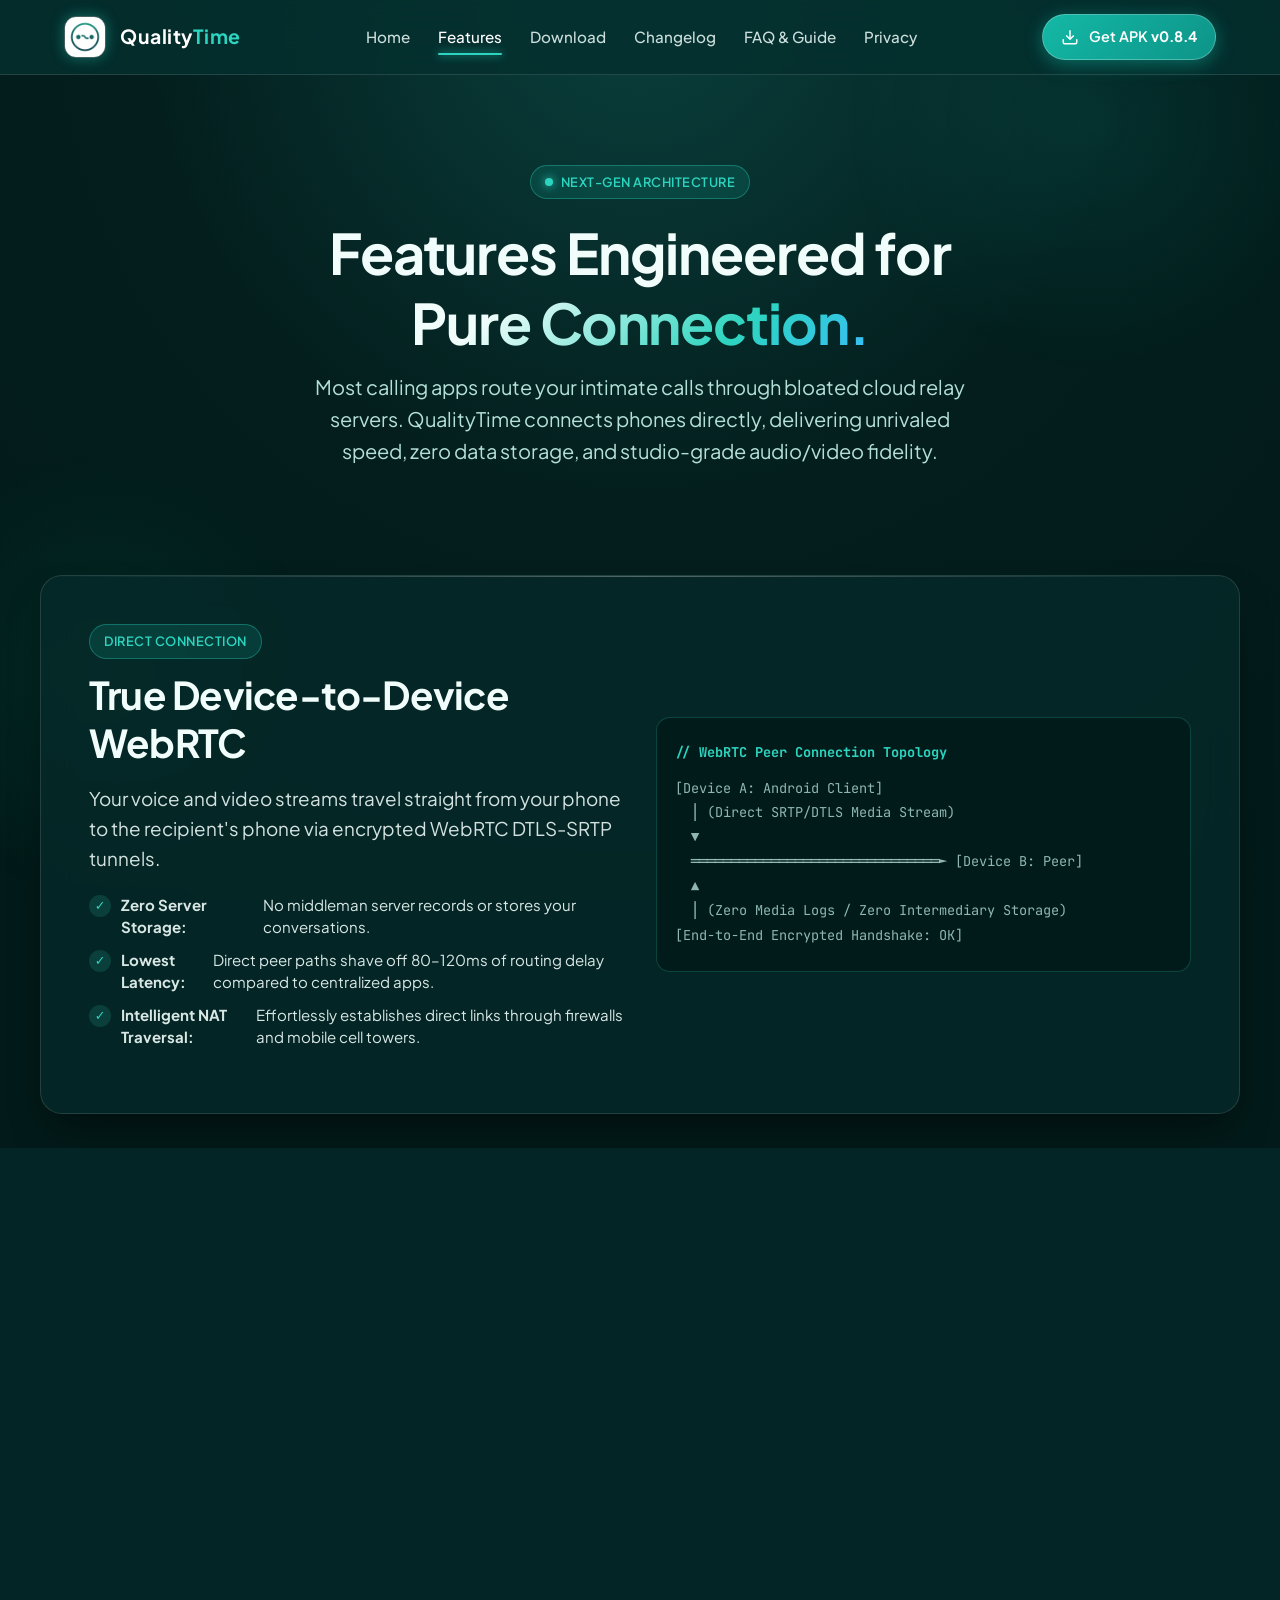
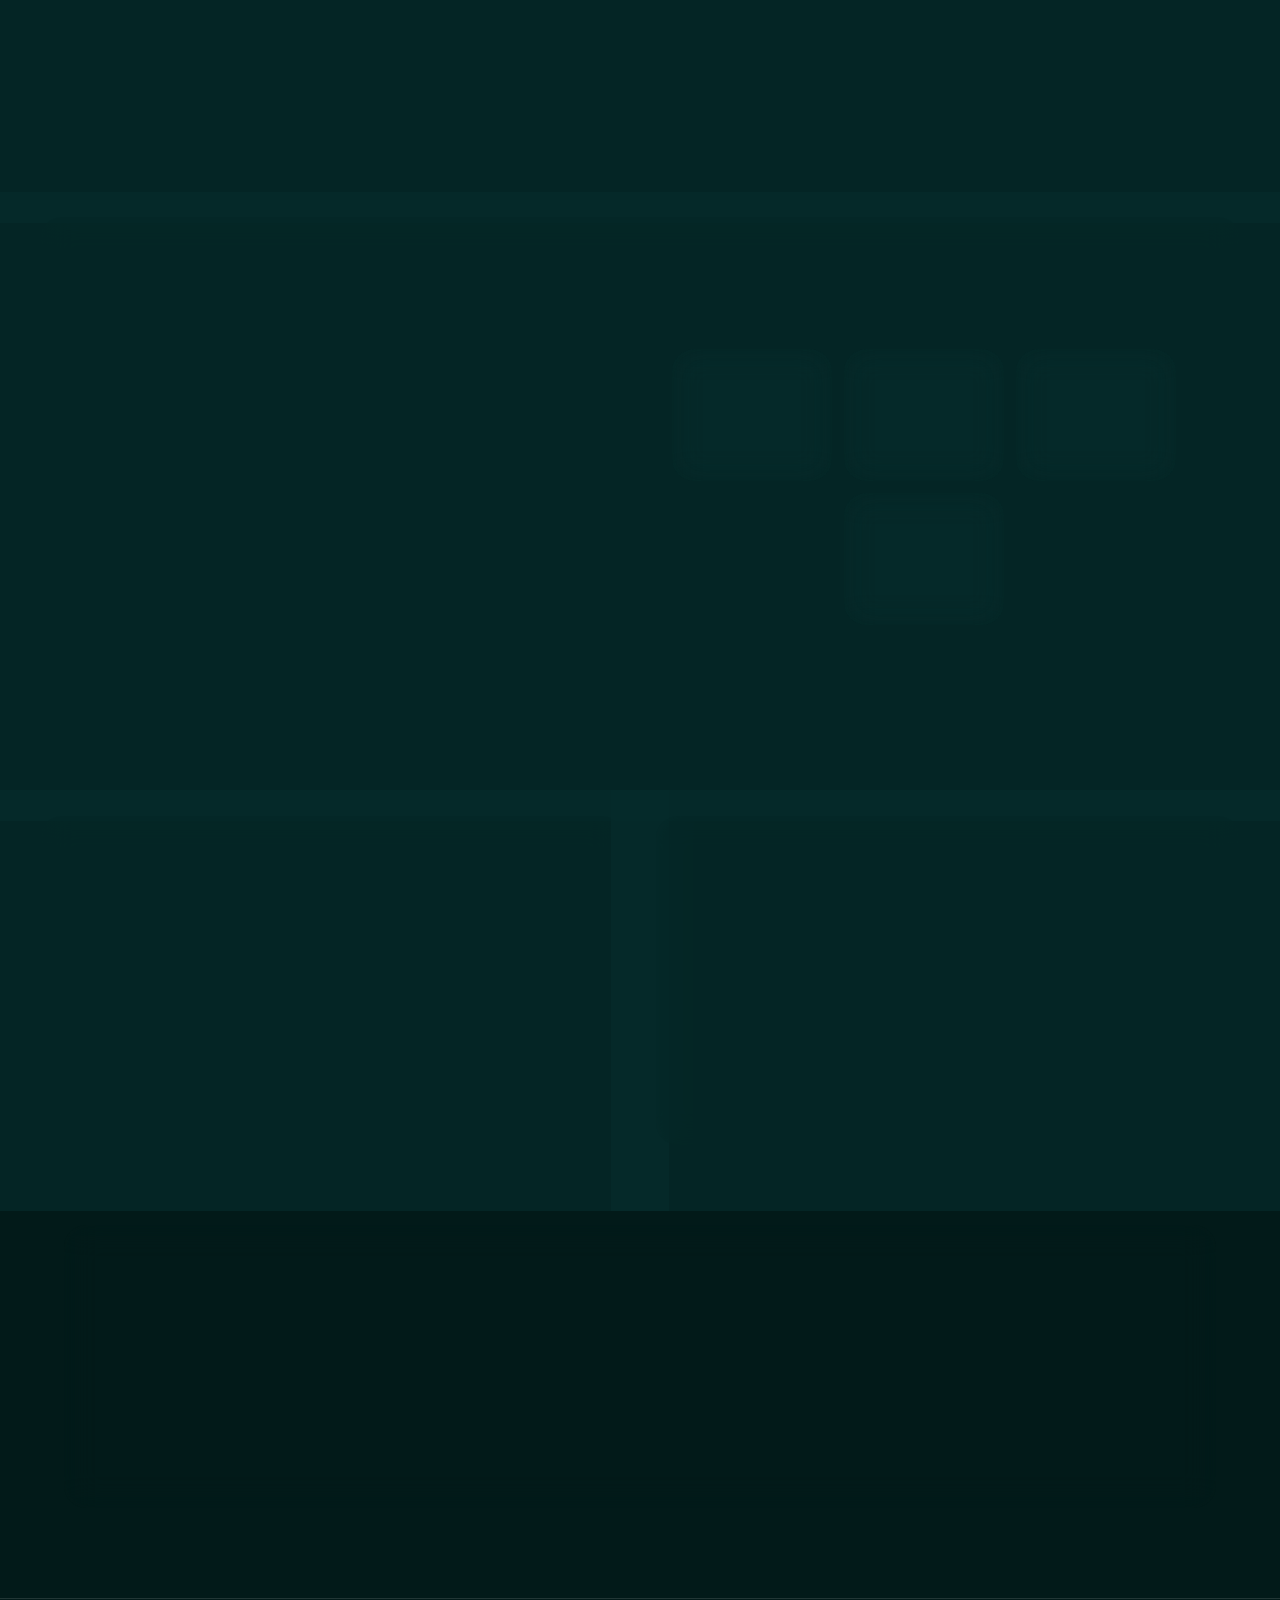
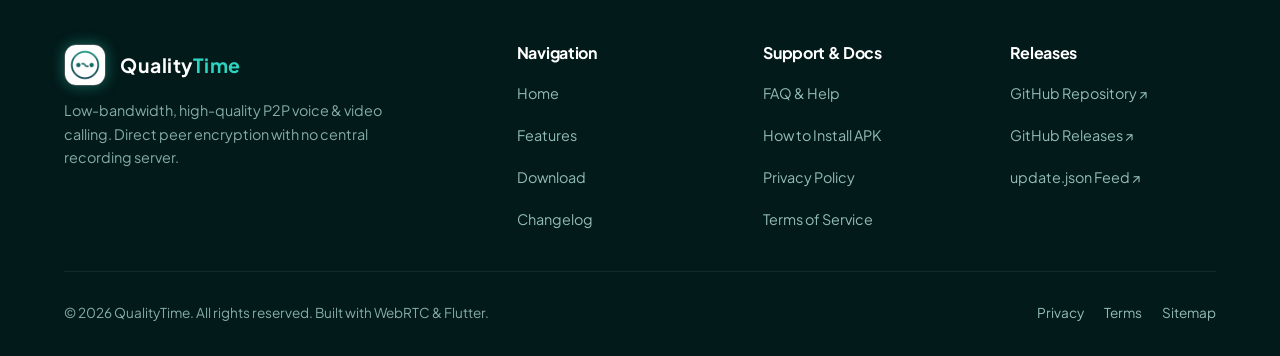
<file: docs/features.html>
<!DOCTYPE html>
<html lang="en">
<head>
  <meta charset="UTF-8">
  <meta name="viewport" content="width=device-width, initial-scale=1.0">
  <title>QualityTime Features - WebRTC P2P, 1080p 60fps, Low Bandwidth & Privacy</title>
  
  <!-- SEO Meta Tags -->
  <meta name="description" content="Discover the powerful features of QualityTime. Ultra-low bandwidth P2P calling, 1080p 60 FPS video mode, end-to-end WebRTC encryption, in-call screen animations, and custom frosted glass themes.">
  <meta name="keywords" content="QualityTime features, WebRTC P2P calling, 1080p 60fps video call, low bandwidth video chat, encrypted audio calls, CallKit android incoming call, P2P file sharing">
  <meta name="robots" content="index, follow">
  <link rel="canonical" href="./features.html">

  <!-- Open Graph -->
  <meta property="og:type" content="website">
  <meta property="og:title" content="QualityTime Features - Extreme Quality Meets Low Bandwidth">
  <meta property="og:description" content="Direct device-to-device video and voice calls. Extreme 60 FPS, end-to-end encryption, and live screen animations.">
  <meta property="og:image" content="assets/img/app-icon.png">
  <meta property="og:url" content="https://sankha07x.github.io/qualitytime/features.html">

  <!-- Twitter Card -->
  <meta name="twitter:card" content="summary_large_image">
  <meta name="twitter:title" content="QualityTime Calling App Features">
  <meta name="twitter:description" content="Explore WebRTC P2P direct calls, 1080p 60fps extreme mode, data saver profiles, and custom aesthetics.">
  <meta name="twitter:image" content="assets/img/app-icon.png">

  <!-- Favicon -->
  <link rel="icon" type="image/png" href="favicon.png">
  <link rel="apple-touch-icon" href="assets/img/app-icon.png">
  <meta name="theme-color" content="#042F2E">

  <!-- Fonts & Stylesheet -->
  <link rel="preconnect" href="https://fonts.googleapis.com">
  <link rel="preconnect" href="https://fonts.gstatic.com" crossorigin>
  <link href="https://fonts.googleapis.com/css2?family=Plus+Jakarta+Sans:wght@400;500;600;700;800&family=JetBrains+Mono:wght@400;600&display=swap" rel="stylesheet">
  <link rel="stylesheet" href="assets/css/style.css">
</head>
<body>

  <!-- Navigation -->
  <header class="navbar">
    <div class="container nav-container">
      <a href="index.html" class="brand">
        <img src="assets/img/app-icon.png" alt="QualityTime Logo" class="brand-icon">
        <span class="brand-name">Quality<span>Time</span></span>
      </a>

      <nav>
        <ul class="nav-links">
          <li><a href="index.html" class="nav-link">Home</a></li>
          <li><a href="features.html" class="nav-link active">Features</a></li>
          <li><a href="download.html" class="nav-link">Download</a></li>
          <li><a href="changelog.html" class="nav-link">Changelog</a></li>
          <li><a href="faq.html" class="nav-link">FAQ & Guide</a></li>
          <li><a href="privacy.html" class="nav-link">Privacy</a></li>
          <li class="nav-mobile-cta">
            <a href="download.html" class="btn btn-primary dyn-apk-link" aria-label="Direct Download APK">
              <svg width="18" height="18" viewBox="0 0 24 24" fill="none" stroke="currentColor" stroke-width="2"><path d="M21 15v4a2 2 0 0 1-2 2H5a2 2 0 0 1-2-2v-4"/><polyline points="7 10 12 15 17 10"/><line x1="12" y1="15" x2="12" y2="3"/></svg>
              <span>Download APK (<strong class="dyn-version">v0.8.4</strong>)</span>
            </a>
          </li>
        </ul>
      </nav>

      <div class="nav-cta">
        <a href="download.html" class="btn btn-primary btn-sm dyn-apk-link" aria-label="Direct Download APK">
          <svg width="18" height="18" viewBox="0 0 24 24" fill="none" stroke="currentColor" stroke-width="2"><path d="M21 15v4a2 2 0 0 1-2 2H5a2 2 0 0 1-2-2v-4"/><polyline points="7 10 12 15 17 10"/><line x1="12" y1="15" x2="12" y2="3"/></svg>
          <span>Get APK <strong class="dyn-version">v0.8.4</strong></span>
        </a>
        <button class="menu-toggle" aria-label="Toggle navigation menu">☰</button>
      </div>
    </div>
  </header>

  <!-- Features Hero -->
  <section class="hero" style="padding-bottom: 40px;">
    <div class="container">
      <div class="pill">
        <span class="pulse-dot"></span>
        <span>NEXT-GEN ARCHITECTURE</span>
      </div>
      <h1 class="hero-title">Features Engineered for <br><span class="text-gradient">Pure Connection.</span></h1>
      <p class="hero-subtitle">
        Most calling apps route your intimate calls through bloated cloud relay servers. QualityTime connects phones directly, delivering unrivaled speed, zero data storage, and studio-grade audio/video fidelity.
      </p>
    </div>
  </section>

  <!-- Deep Dive 1: P2P & WebRTC -->
  <section class="container" style="padding: 40px 0;">
    <div class="glass-card" style="padding: 48px;">
      <div class="grid-2" style="align-items: center;">
        <div>
          <div class="pill" style="margin-bottom: 12px;">DIRECT CONNECTION</div>
          <h2 style="margin-bottom: 16px;">True Device-to-Device WebRTC</h2>
          <p class="lead" style="margin-bottom: 20px;">
            Your voice and video streams travel straight from your phone to the recipient's phone via encrypted WebRTC DTLS-SRTP tunnels.
          </p>
          <ul class="notes-list">
            <li><strong>Zero Server Storage:</strong> No middleman server records or stores your conversations.</li>
            <li><strong>Lowest Latency:</strong> Direct peer paths shave off 80–120ms of routing delay compared to centralized apps.</li>
            <li><strong>Intelligent NAT Traversal:</strong> Effortlessly establishes direct links through firewalls and mobile cell towers.</li>
          </ul>
        </div>
        <div style="background: rgba(2, 26, 25, 0.85); border: 1px solid var(--border-glass); border-radius: var(--radius-md); padding: 24px 18px; font-family: var(--font-mono); font-size: 0.85rem; overflow-x: auto; max-width: 100%; -webkit-overflow-scrolling: touch;">
          <div style="color: #2dd4bf; margin-bottom: 12px; font-weight: 700;">// WebRTC Peer Connection Topology</div>
          <div style="color: rgba(204, 251, 241, 0.7); line-height: 1.8; min-width: 280px;">
            [Device A: Android Client]<br>
            &nbsp;&nbsp;│ (Direct SRTP/DTLS Media Stream)<br>
            &nbsp;&nbsp;▼<br>
            &nbsp;&nbsp;═══════════════════════════════► [Device B: Peer]<br>
            &nbsp;&nbsp;▲<br>
            &nbsp;&nbsp;│ (Zero Media Logs / Zero Intermediary Storage)<br>
            [End-to-End Encrypted Handshake: OK]
          </div>
        </div>
      </div>
    </div>
  </section>

  <!-- Deep Dive 2: 1080p 60 FPS Extreme Mode -->
  <section class="container" style="padding: 20px 0 40px;">
    <div class="glass-card" style="padding: 48px;">
      <div class="grid-2" style="align-items: center;">
        <div style="background: rgba(2, 26, 25, 0.85); border: 1px solid var(--border-glass); border-radius: var(--radius-md); padding: 32px; text-align: center;">
          <div style="font-size: 3.5rem; font-weight: 800; color: #2dd4bf; line-height: 1;">60 FPS</div>
          <div style="font-size: 1.1rem; color: #fff; margin: 10px 0 6px;">1080p High Definition</div>
          <p class="subtle" style="font-size: 0.85rem;">8.0 Mbps Peak Bitrate &bull; 128 kbps Opus Stereo</p>
          <div style="margin-top: 20px; display: inline-block; padding: 6px 14px; background: rgba(45, 212, 191, 0.15); border-radius: 20px; color: #2dd4bf; font-weight: 600; font-size: 0.8rem;">
            HARDWARE-ACCELERATED CODEC
          </div>
        </div>

        <div>
          <div class="pill" style="margin-bottom: 12px;">UNCOMPROMISED FIDELITY</div>
          <h2 style="margin-bottom: 16px;">Extreme 1080p 60 FPS Calling</h2>
          <p class="lead" style="margin-bottom: 20px;">
            Standard chat apps clamp video to a choppy 15 or 24 FPS with aggressive compression artifacts. QualityTime’s Extreme Mode unlocks full 60 FPS motion fluidity.
          </p>
          <ul class="notes-list">
            <li><strong>Cinema Smooth Motion:</strong> Perfect for showing fast movement, gestures, dance, and sharing live moments.</li>
            <li><strong>Studio Opus Voice:</strong> 128 kbps high-definition acoustic audio captures full vocal timbre and subtle frequencies.</li>
            <li><strong>Seamless Downscaling:</strong> Gracefully falls back when signal weakens so the call never breaks.</li>
          </ul>
        </div>
      </div>
    </div>
  </section>

  <!-- Deep Dive 3: Interactive FX & Reactions -->
  <section class="container" style="padding: 20px 0 40px;">
    <div class="glass-card" style="padding: 48px;">
      <div class="grid-2" style="align-items: center;">
        <div>
          <div class="pill" style="margin-bottom: 12px;">IN-CALL INTERACTION</div>
          <h2 style="margin-bottom: 16px;">Onscreen Animated Reactions & FX</h2>
          <p class="lead" style="margin-bottom: 20px;">
            Transform video conversations into lively moments. Tap interactive buttons during calls to trigger synchronized onscreen celebrations.
          </p>
          <ul class="notes-list">
            <li><strong>Synchronized Particles:</strong> Hearts, confetti, laughter, and thumbs-up burst across both users' screens instantly.</li>
            <li><strong>Water Ripple Transitions:</strong> Unique fluid dynamics inspired by water physics and smooth kinetic curves.</li>
            <li><strong>Haptic & Sound Tone Feedback:</strong> Immersive acoustic chimes and vibrations accompanying reactions.</li>
          </ul>
        </div>
        <div style="display: flex; gap: 12px; justify-content: center; flex-wrap: wrap;">
          <div class="glass-card" style="padding: 20px 14px; text-align: center; flex: 1 1 calc(50% - 12px); min-width: 110px; max-width: 160px;">
            <div style="font-size: 2.2rem; margin-bottom: 8px;">❤️</div>
            <div style="font-weight: 600; color: #fff;">Hearts</div>
          </div>
          <div class="glass-card" style="padding: 20px 14px; text-align: center; flex: 1 1 calc(50% - 12px); min-width: 110px; max-width: 160px;">
            <div style="font-size: 2.2rem; margin-bottom: 8px;">🎉</div>
            <div style="font-weight: 600; color: #fff;">Confetti</div>
          </div>
          <div class="glass-card" style="padding: 20px 14px; text-align: center; flex: 1 1 calc(50% - 12px); min-width: 110px; max-width: 160px;">
            <div style="font-size: 2.2rem; margin-bottom: 8px;">🌊</div>
            <div style="font-weight: 600; color: #fff;">Water FX</div>
          </div>
          <div class="glass-card" style="padding: 20px 14px; text-align: center; flex: 1 1 calc(50% - 12px); min-width: 110px; max-width: 160px;">
            <div style="font-size: 2.2rem; margin-bottom: 8px;">🔥</div>
            <div style="font-weight: 600; color: #fff;">Spark</div>
          </div>
        </div>
      </div>
    </div>
  </section>

  <!-- Deep Dive 4: Lockscreen Ringing & Direct Media Sharing -->
  <section class="container" style="padding: 20px 0 80px;">
    <div class="grid-2">
      <div class="glass-card">
        <div class="feature-icon-box">📲</div>
        <h3 style="margin-bottom: 12px;">Native Lockscreen CallKit Ringing</h3>
        <p class="feature-desc" style="margin-bottom: 16px;">
          Many VoIP apps fail to wake up in the background when Android's aggressive battery savers put them to sleep. QualityTime leverages high-priority FCM signaling and Flutter CallKit integration so your phone rings like a normal cellular phone call, even when locked.
        </p>
        <span class="pill" style="font-size: 0.75rem;">ZERO MISSED CALLS</span>
      </div>

      <div class="glass-card">
        <div class="feature-icon-box">📁</div>
        <h3 style="margin-bottom: 12px;">Encrypted Direct Media & Chat</h3>
        <p class="feature-desc" style="margin-bottom: 16px;">
          Share high-resolution original photos, raw video clips, audio voice notes, and PDF documents directly through peer channels. Files retain full resolution and aren't stripped of their metadata or degraded by heavy server re-compression.
        </p>
        <span class="pill" style="font-size: 0.75rem;">UNCOMPRESSED MEDIA</span>
      </div>
    </div>
  </section>

  <!-- CTA Banner -->
  <section class="container" style="padding-bottom: 90px;">
    <div class="glass-card" style="text-align: center; background: radial-gradient(circle at 50% 50%, rgba(20, 184, 166, 0.25) 0%, rgba(4, 47, 46, 0.9) 100%);">
      <h2 style="margin-bottom: 16px;">Upgrade Your Call Experience Today</h2>
      <p class="lead" style="max-width: 600px; margin: 0 auto 32px;">Download QualityTime APK <span class="dyn-version">v0.8.4</span> for free. Direct, private, and breathtakingly clear.</p>
      
      <a href="https://github.com/Sankha07x/qualitytime-releases/releases/download/v0.8.4/app-arm64-v8a-release.apk" class="btn btn-primary btn-lg dyn-apk-link">
        <svg width="22" height="22" viewBox="0 0 24 24" fill="none" stroke="currentColor" stroke-width="2.2"><path d="M21 15v4a2 2 0 0 1-2 2H5a2 2 0 0 1-2-2v-4"/><polyline points="7 10 12 15 17 10"/><line x1="12" y1="15" x2="12" y2="3"/></svg>
        <span>Download Official APK (<span class="dyn-size">51 MB</span>)</span>
      </a>
    </div>
  </section>

  <!-- Footer -->
  <footer class="footer">
    <div class="container">
      <div class="footer-grid">
        <div class="footer-brand">
          <div class="brand">
            <img src="assets/img/app-icon.png" alt="QualityTime Logo" class="brand-icon">
            <span class="brand-name">Quality<span>Time</span></span>
          </div>
          <p>Low-bandwidth, high-quality P2P voice & video calling. Direct peer encryption with no central recording server.</p>
        </div>

        <div class="footer-col">
          <h4>Navigation</h4>
          <ul class="footer-links">
            <li><a href="index.html" class="footer-link">Home</a></li>
            <li><a href="features.html" class="footer-link">Features</a></li>
            <li><a href="download.html" class="footer-link">Download</a></li>
            <li><a href="changelog.html" class="footer-link">Changelog</a></li>
          </ul>
        </div>

        <div class="footer-col">
          <h4>Support & Docs</h4>
          <ul class="footer-links">
            <li><a href="faq.html" class="footer-link">FAQ & Help</a></li>
            <li><a href="download.html#install-guide" class="footer-link">How to Install APK</a></li>
            <li><a href="privacy.html" class="footer-link">Privacy Policy</a></li>
            <li><a href="terms.html" class="footer-link">Terms of Service</a></li>
          </ul>
        </div>

        <div class="footer-col">
          <h4>Releases</h4>
          <ul class="footer-links">
            <li><a href="https://github.com/Sankha07x/qualitytime-releases" target="_blank" rel="noopener" class="footer-link">GitHub Repository ↗</a></li>
            <li><a href="https://github.com/Sankha07x/qualitytime-releases/releases" target="_blank" rel="noopener" class="footer-link">GitHub Releases ↗</a></li>
            <li><a href="https://raw.githubusercontent.com/Sankha07x/qualitytime-releases/main/update.json" target="_blank" rel="noopener" class="footer-link">update.json Feed ↗</a></li>
          </ul>
        </div>
      </div>

      <div class="footer-bottom">
        <div>&copy; 2026 QualityTime. All rights reserved. Built with WebRTC & Flutter.</div>
        <div style="display: flex; gap: 20px;">
          <a href="privacy.html" class="footer-link">Privacy</a>
          <a href="terms.html" class="footer-link">Terms</a>
          <a href="sitemap.xml" class="footer-link">Sitemap</a>
        </div>
      </div>
    </div>
  </footer>

  <script src="assets/js/main.js"></script>
</body>
</html>
</file>
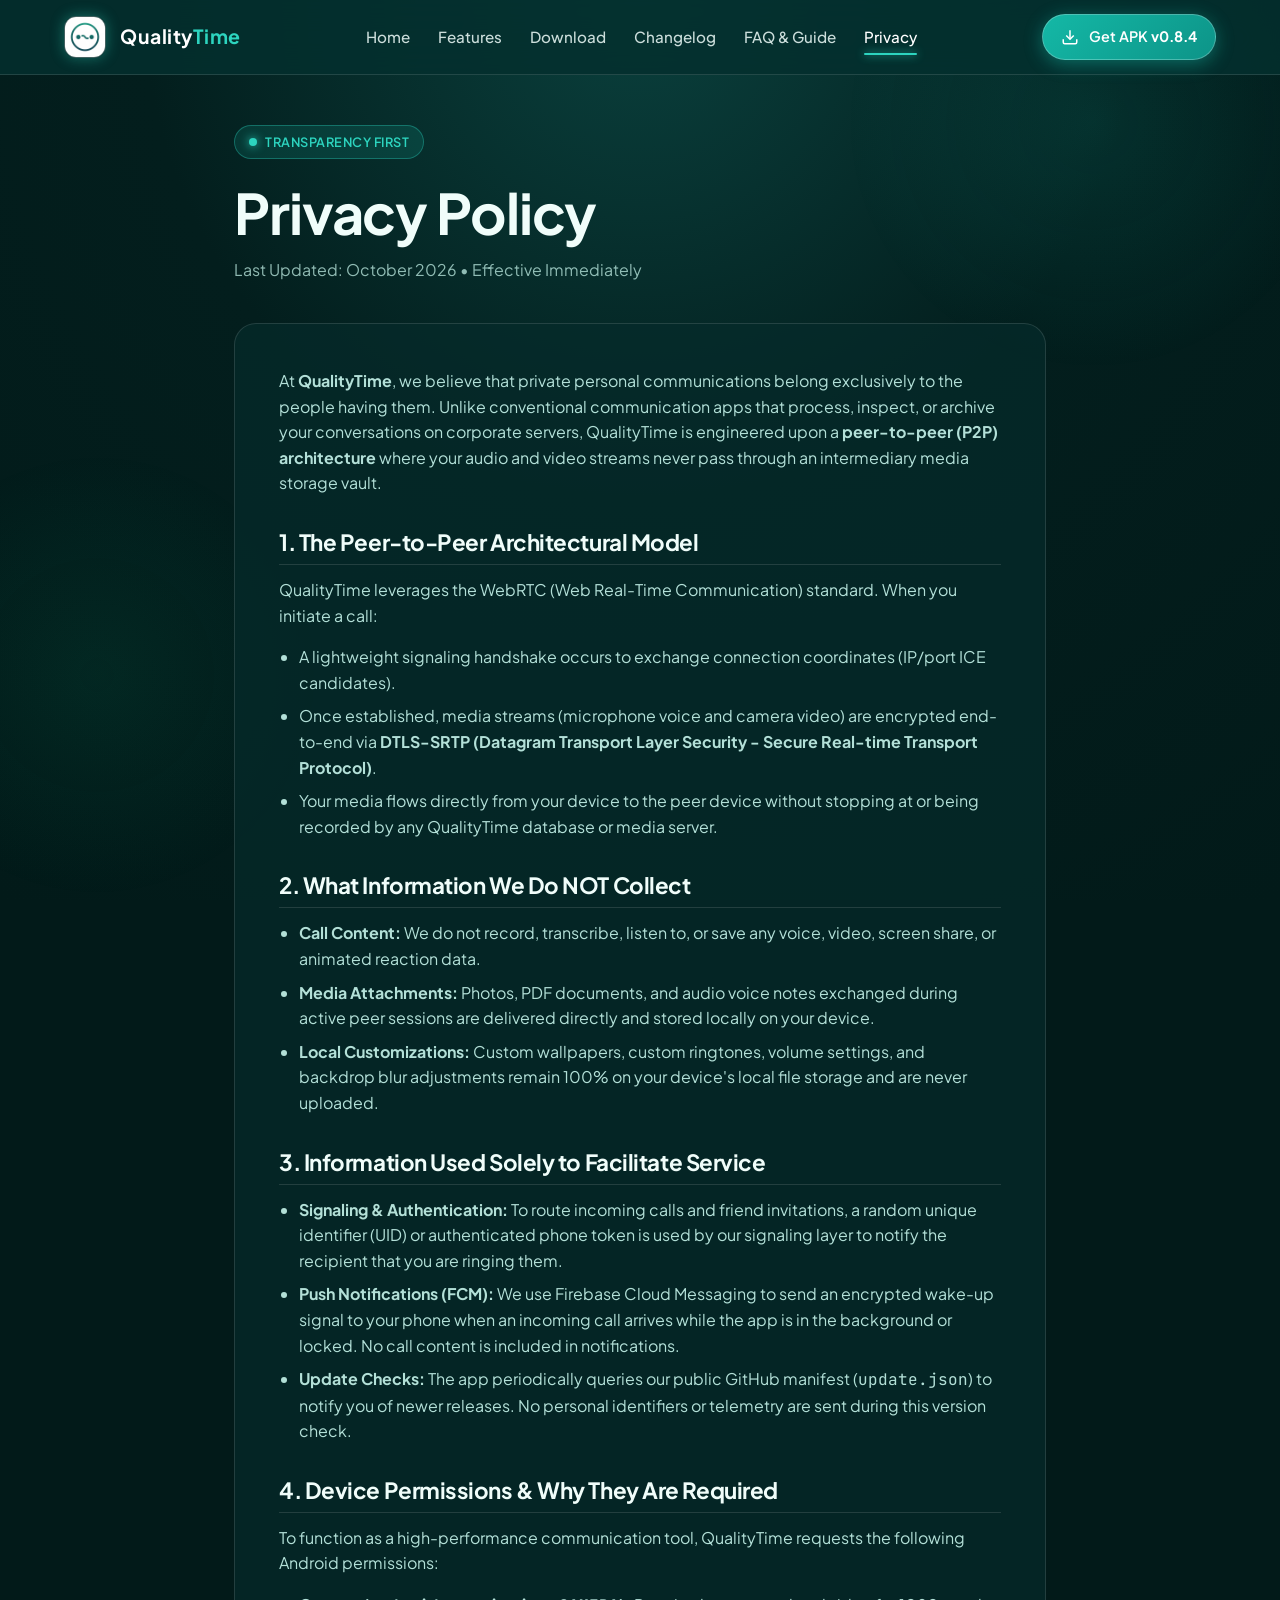
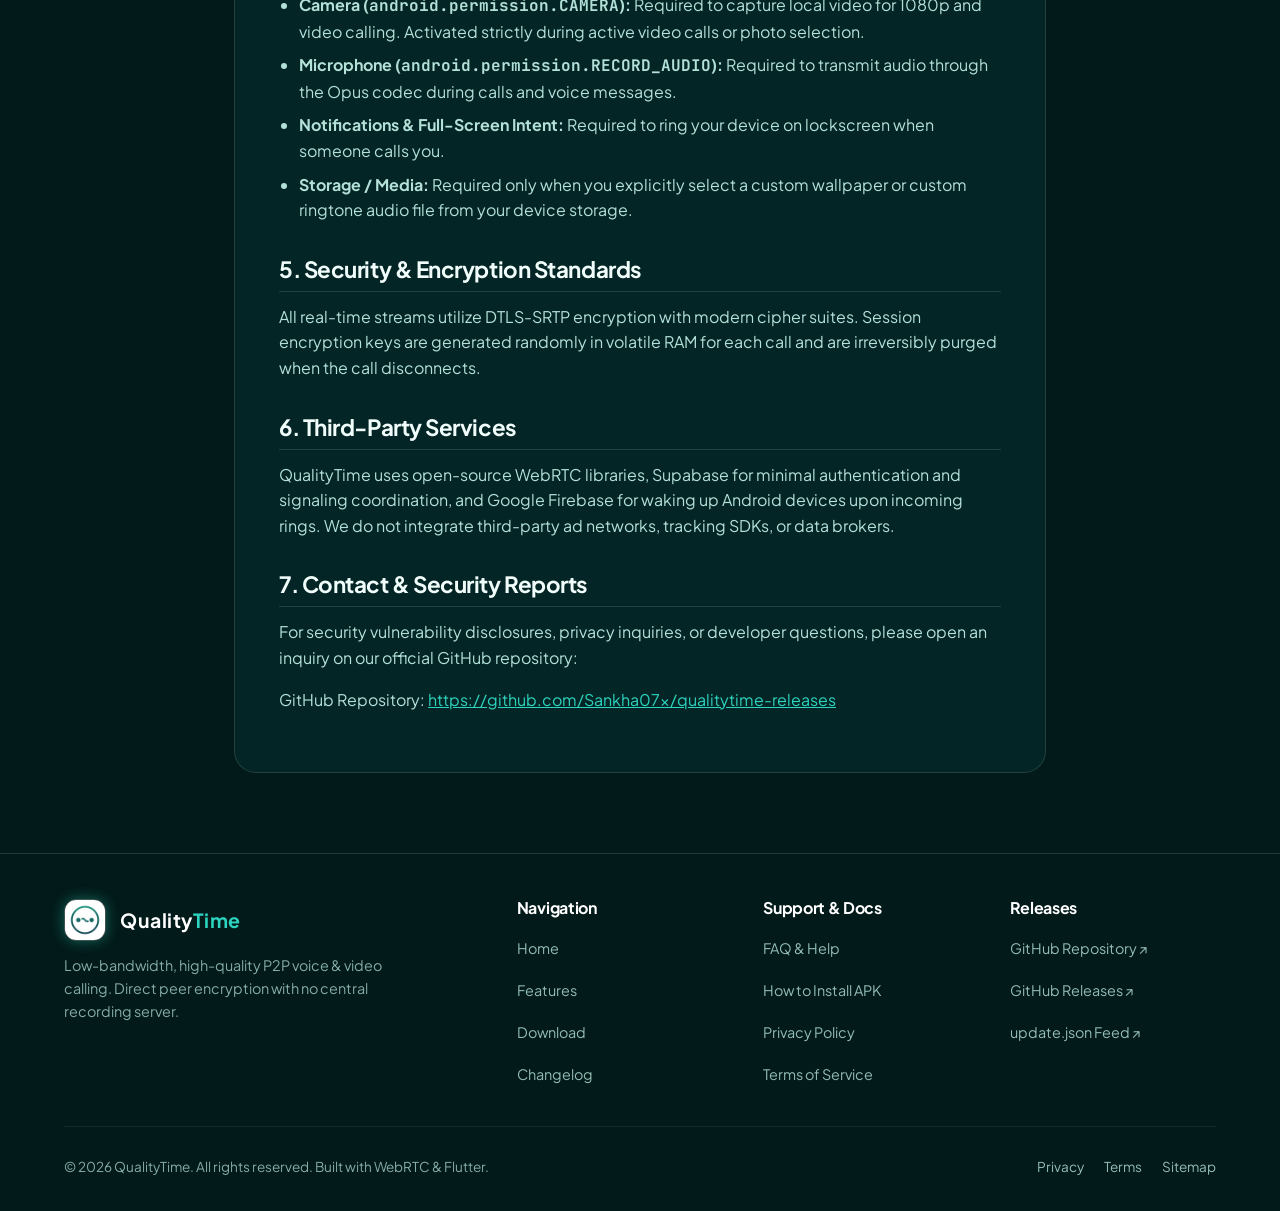
<file: docs/privacy.html>
<!DOCTYPE html>
<html lang="en">
<head>
  <meta charset="UTF-8">
  <meta name="viewport" content="width=device-width, initial-scale=1.0">
  <title>QualityTime Privacy Policy - Zero-Log P2P Encryption & Data Protection</title>
  
  <!-- SEO Meta Tags -->
  <meta name="description" content="Privacy Policy for QualityTime peer-to-peer calling app. Learn how we protect your privacy with direct device-to-device WebRTC encryption and zero media data retention.">
  <meta name="keywords" content="QualityTime privacy policy, encrypted calling privacy, P2P call security, no log voice calling, WebRTC security">
  <meta name="robots" content="index, follow">
  <link rel="canonical" href="./privacy.html">

  <!-- Open Graph -->
  <meta property="og:type" content="website">
  <meta property="og:title" content="QualityTime Privacy Policy">
  <meta property="og:description" content="Our commitment to zero media retention and peer-to-peer privacy.">
  <meta property="og:image" content="assets/img/app-icon.png">
  <meta property="og:url" content="https://sankha07x.github.io/qualitytime/privacy.html">

  <!-- Favicon -->
  <link rel="icon" type="image/png" href="favicon.png">
  <link rel="apple-touch-icon" href="assets/img/app-icon.png">
  <meta name="theme-color" content="#042F2E">

  <!-- Fonts & CSS -->
  <link rel="preconnect" href="https://fonts.googleapis.com">
  <link rel="preconnect" href="https://fonts.gstatic.com" crossorigin>
  <link href="https://fonts.googleapis.com/css2?family=Plus+Jakarta+Sans:wght@400;500;600;700;800&family=JetBrains+Mono:wght@400;600&display=swap" rel="stylesheet">
  <link rel="stylesheet" href="assets/css/style.css">
</head>
<body>

  <!-- Navigation -->
  <header class="navbar">
    <div class="container nav-container">
      <a href="index.html" class="brand">
        <img src="assets/img/app-icon.png" alt="QualityTime Logo" class="brand-icon">
        <span class="brand-name">Quality<span>Time</span></span>
      </a>

      <nav>
        <ul class="nav-links">
          <li><a href="index.html" class="nav-link">Home</a></li>
          <li><a href="features.html" class="nav-link">Features</a></li>
          <li><a href="download.html" class="nav-link">Download</a></li>
          <li><a href="changelog.html" class="nav-link">Changelog</a></li>
          <li><a href="faq.html" class="nav-link">FAQ & Guide</a></li>
          <li><a href="privacy.html" class="nav-link active">Privacy</a></li>
          <li class="nav-mobile-cta">
            <a href="download.html" class="btn btn-primary dyn-apk-link" aria-label="Direct Download APK">
              <svg width="18" height="18" viewBox="0 0 24 24" fill="none" stroke="currentColor" stroke-width="2"><path d="M21 15v4a2 2 0 0 1-2 2H5a2 2 0 0 1-2-2v-4"/><polyline points="7 10 12 15 17 10"/><line x1="12" y1="15" x2="12" y2="3"/></svg>
              <span>Download APK (<strong class="dyn-version">v0.8.4</strong>)</span>
            </a>
          </li>
        </ul>
      </nav>

      <div class="nav-cta">
        <a href="download.html" class="btn btn-primary btn-sm dyn-apk-link" aria-label="Direct Download APK">
          <svg width="18" height="18" viewBox="0 0 24 24" fill="none" stroke="currentColor" stroke-width="2"><path d="M21 15v4a2 2 0 0 1-2 2H5a2 2 0 0 1-2-2v-4"/><polyline points="7 10 12 15 17 10"/><line x1="12" y1="15" x2="12" y2="3"/></svg>
          <span>Get APK <strong class="dyn-version">v0.8.4</strong></span>
        </a>
        <button class="menu-toggle" aria-label="Toggle navigation menu">☰</button>
      </div>
    </div>
  </header>

  <!-- Content Section -->
  <div class="container container-narrow" style="padding-top: 50px;">
    <div class="pill">
      <span class="pulse-dot"></span>
      <span>TRANSPARENCY FIRST</span>
    </div>
    <h1 style="margin: 18px 0 10px;">Privacy Policy</h1>
    <p class="subtle">Last Updated: October 2026 &bull; Effective Immediately</p>

    <div class="legal-content">
      <p>
        At <strong>QualityTime</strong>, we believe that private personal communications belong exclusively to the people having them. Unlike conventional communication apps that process, inspect, or archive your conversations on corporate servers, QualityTime is engineered upon a <strong>peer-to-peer (P2P) architecture</strong> where your audio and video streams never pass through an intermediary media storage vault.
      </p>

      <h2>1. The Peer-to-Peer Architectural Model</h2>
      <p>
        QualityTime leverages the WebRTC (Web Real-Time Communication) standard. When you initiate a call:
      </p>
      <ul>
        <li>A lightweight signaling handshake occurs to exchange connection coordinates (IP/port ICE candidates).</li>
        <li>Once established, media streams (microphone voice and camera video) are encrypted end-to-end via <strong>DTLS-SRTP (Datagram Transport Layer Security - Secure Real-time Transport Protocol)</strong>.</li>
        <li>Your media flows directly from your device to the peer device without stopping at or being recorded by any QualityTime database or media server.</li>
      </ul>

      <h2>2. What Information We Do NOT Collect</h2>
      <ul>
        <li><strong>Call Content:</strong> We do not record, transcribe, listen to, or save any voice, video, screen share, or animated reaction data.</li>
        <li><strong>Media Attachments:</strong> Photos, PDF documents, and audio voice notes exchanged during active peer sessions are delivered directly and stored locally on your device.</li>
        <li><strong>Local Customizations:</strong> Custom wallpapers, custom ringtones, volume settings, and backdrop blur adjustments remain 100% on your device's local file storage and are never uploaded.</li>
      </ul>

      <h2>3. Information Used Solely to Facilitate Service</h2>
      <ul>
        <li><strong>Signaling & Authentication:</strong> To route incoming calls and friend invitations, a random unique identifier (UID) or authenticated phone token is used by our signaling layer to notify the recipient that you are ringing them.</li>
        <li><strong>Push Notifications (FCM):</strong> We use Firebase Cloud Messaging to send an encrypted wake-up signal to your phone when an incoming call arrives while the app is in the background or locked. No call content is included in notifications.</li>
        <li><strong>Update Checks:</strong> The app periodically queries our public GitHub manifest (<code>update.json</code>) to notify you of newer releases. No personal identifiers or telemetry are sent during this version check.</li>
      </ul>

      <h2>4. Device Permissions & Why They Are Required</h2>
      <p>To function as a high-performance communication tool, QualityTime requests the following Android permissions:</p>
      <ul>
        <li><strong>Camera (<code>android.permission.CAMERA</code>):</strong> Required to capture local video for 1080p and video calling. Activated strictly during active video calls or photo selection.</li>
        <li><strong>Microphone (<code>android.permission.RECORD_AUDIO</code>):</strong> Required to transmit audio through the Opus codec during calls and voice messages.</li>
        <li><strong>Notifications & Full-Screen Intent:</strong> Required to ring your device on lockscreen when someone calls you.</li>
        <li><strong>Storage / Media:</strong> Required only when you explicitly select a custom wallpaper or custom ringtone audio file from your device storage.</li>
      </ul>

      <h2>5. Security & Encryption Standards</h2>
      <p>
        All real-time streams utilize DTLS-SRTP encryption with modern cipher suites. Session encryption keys are generated randomly in volatile RAM for each call and are irreversibly purged when the call disconnects.
      </p>

      <h2>6. Third-Party Services</h2>
      <p>
        QualityTime uses open-source WebRTC libraries, Supabase for minimal authentication and signaling coordination, and Google Firebase for waking up Android devices upon incoming rings. We do not integrate third-party ad networks, tracking SDKs, or data brokers.
      </p>

      <h2>7. Contact & Security Reports</h2>
      <p>
        For security vulnerability disclosures, privacy inquiries, or developer questions, please open an inquiry on our official GitHub repository:
      </p>
      <p>
        GitHub Repository: <a href="https://github.com/Sankha07x/qualitytime-releases" target="_blank" rel="noopener" style="color: #2dd4bf; text-decoration: underline;">https://github.com/Sankha07x/qualitytime-releases</a>
      </p>
    </div>
  </div>

  <!-- Footer -->
  <footer class="footer">
    <div class="container">
      <div class="footer-grid">
        <div class="footer-brand">
          <div class="brand">
            <img src="assets/img/app-icon.png" alt="QualityTime Logo" class="brand-icon">
            <span class="brand-name">Quality<span>Time</span></span>
          </div>
          <p>Low-bandwidth, high-quality P2P voice & video calling. Direct peer encryption with no central recording server.</p>
        </div>

        <div class="footer-col">
          <h4>Navigation</h4>
          <ul class="footer-links">
            <li><a href="index.html" class="footer-link">Home</a></li>
            <li><a href="features.html" class="footer-link">Features</a></li>
            <li><a href="download.html" class="footer-link">Download</a></li>
            <li><a href="changelog.html" class="footer-link">Changelog</a></li>
          </ul>
        </div>

        <div class="footer-col">
          <h4>Support & Docs</h4>
          <ul class="footer-links">
            <li><a href="faq.html" class="footer-link">FAQ & Help</a></li>
            <li><a href="download.html#install-guide" class="footer-link">How to Install APK</a></li>
            <li><a href="privacy.html" class="footer-link">Privacy Policy</a></li>
            <li><a href="terms.html" class="footer-link">Terms of Service</a></li>
          </ul>
        </div>

        <div class="footer-col">
          <h4>Releases</h4>
          <ul class="footer-links">
            <li><a href="https://github.com/Sankha07x/qualitytime-releases" target="_blank" rel="noopener" class="footer-link">GitHub Repository ↗</a></li>
            <li><a href="https://github.com/Sankha07x/qualitytime-releases/releases" target="_blank" rel="noopener" class="footer-link">GitHub Releases ↗</a></li>
            <li><a href="https://raw.githubusercontent.com/Sankha07x/qualitytime-releases/main/update.json" target="_blank" rel="noopener" class="footer-link">update.json Feed ↗</a></li>
          </ul>
        </div>
      </div>

      <div class="footer-bottom">
        <div>&copy; 2026 QualityTime. All rights reserved. Built with WebRTC & Flutter.</div>
        <div style="display: flex; gap: 20px;">
          <a href="privacy.html" class="footer-link">Privacy</a>
          <a href="terms.html" class="footer-link">Terms</a>
          <a href="sitemap.xml" class="footer-link">Sitemap</a>
        </div>
      </div>
    </div>
  </footer>

  <script src="assets/js/main.js"></script>
</body>
</html>
</file>
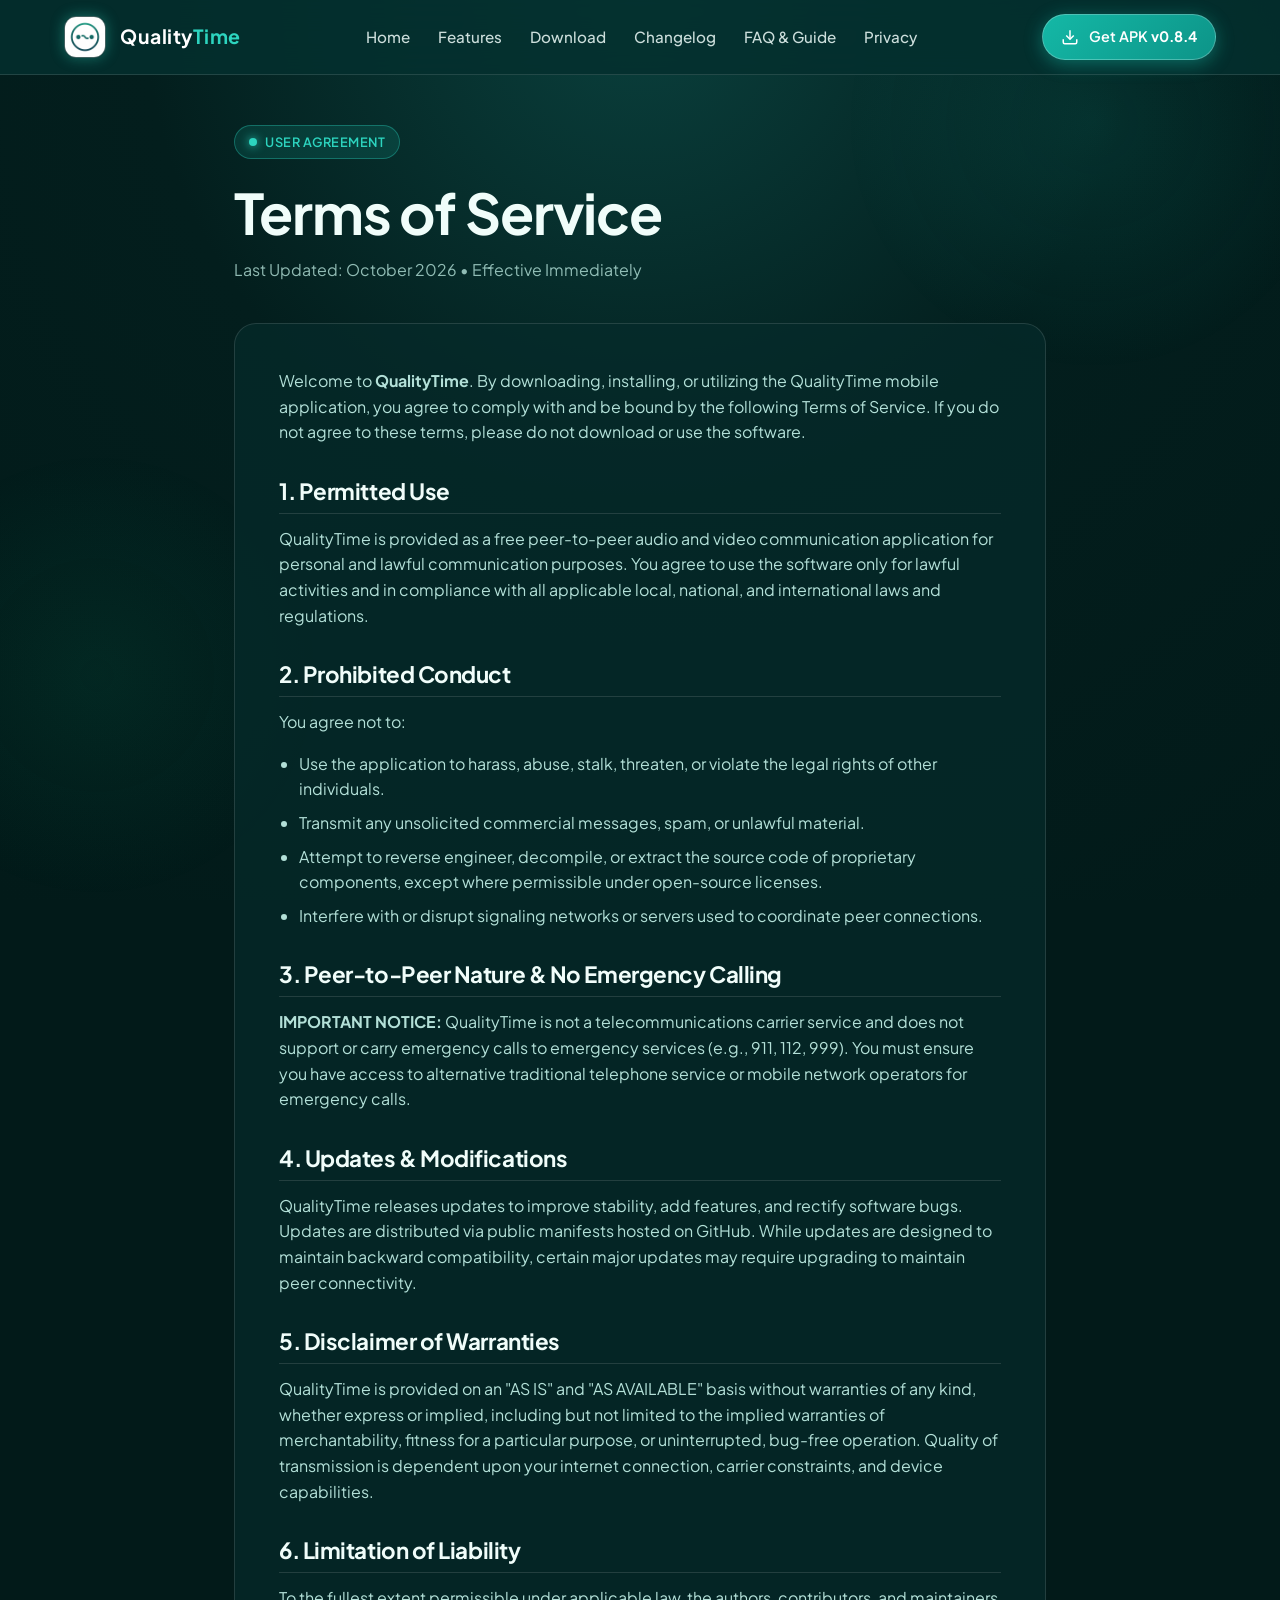
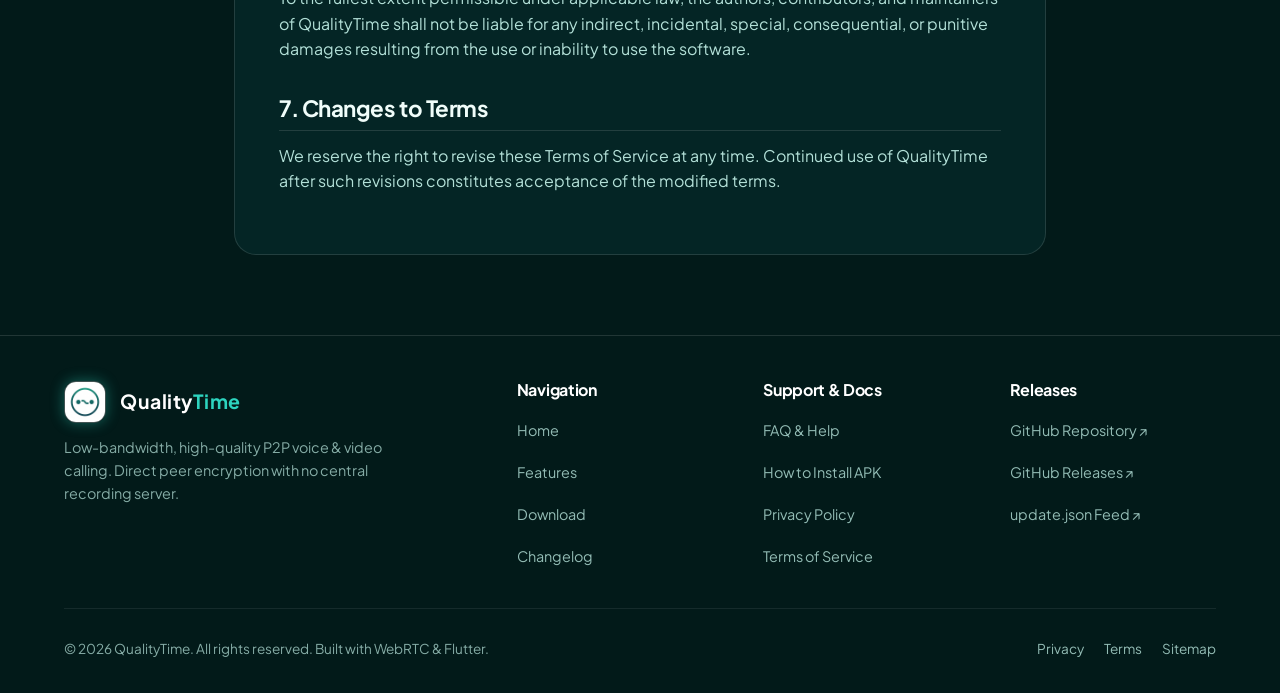
<file: docs/terms.html>
<!DOCTYPE html>
<html lang="en">
<head>
  <meta charset="UTF-8">
  <meta name="viewport" content="width=device-width, initial-scale=1.0">
  <title>QualityTime Terms of Service - User Agreement & Guidelines</title>
  
  <!-- SEO Meta Tags -->
  <meta name="description" content="Terms of Service for QualityTime peer-to-peer audio and video calling software. Read our user terms, acceptable use policy, and disclaimers.">
  <meta name="robots" content="index, follow">
  <link rel="canonical" href="./terms.html">

  <!-- Open Graph -->
  <meta property="og:type" content="website">
  <meta property="og:title" content="QualityTime Terms of Service">
  <meta property="og:description" content="Terms and conditions governing the use of QualityTime software.">
  <meta property="og:image" content="assets/img/app-icon.png">
  <meta property="og:url" content="https://sankha07x.github.io/qualitytime/terms.html">

  <!-- Favicon -->
  <link rel="icon" type="image/png" href="favicon.png">
  <link rel="apple-touch-icon" href="assets/img/app-icon.png">
  <meta name="theme-color" content="#042F2E">

  <!-- Fonts & CSS -->
  <link rel="preconnect" href="https://fonts.googleapis.com">
  <link rel="preconnect" href="https://fonts.gstatic.com" crossorigin>
  <link href="https://fonts.googleapis.com/css2?family=Plus+Jakarta+Sans:wght@400;500;600;700;800&family=JetBrains+Mono:wght@400;600&display=swap" rel="stylesheet">
  <link rel="stylesheet" href="assets/css/style.css">
</head>
<body>

  <!-- Navigation -->
  <header class="navbar">
    <div class="container nav-container">
      <a href="index.html" class="brand">
        <img src="assets/img/app-icon.png" alt="QualityTime Logo" class="brand-icon">
        <span class="brand-name">Quality<span>Time</span></span>
      </a>

      <nav>
        <ul class="nav-links">
          <li><a href="index.html" class="nav-link">Home</a></li>
          <li><a href="features.html" class="nav-link">Features</a></li>
          <li><a href="download.html" class="nav-link">Download</a></li>
          <li><a href="changelog.html" class="nav-link">Changelog</a></li>
          <li><a href="faq.html" class="nav-link">FAQ & Guide</a></li>
          <li><a href="privacy.html" class="nav-link">Privacy</a></li>
          <li class="nav-mobile-cta">
            <a href="download.html" class="btn btn-primary dyn-apk-link" aria-label="Direct Download APK">
              <svg width="18" height="18" viewBox="0 0 24 24" fill="none" stroke="currentColor" stroke-width="2"><path d="M21 15v4a2 2 0 0 1-2 2H5a2 2 0 0 1-2-2v-4"/><polyline points="7 10 12 15 17 10"/><line x1="12" y1="15" x2="12" y2="3"/></svg>
              <span>Download APK (<strong class="dyn-version">v0.8.4</strong>)</span>
            </a>
          </li>
        </ul>
      </nav>

      <div class="nav-cta">
        <a href="download.html" class="btn btn-primary btn-sm dyn-apk-link" aria-label="Direct Download APK">
          <svg width="18" height="18" viewBox="0 0 24 24" fill="none" stroke="currentColor" stroke-width="2"><path d="M21 15v4a2 2 0 0 1-2 2H5a2 2 0 0 1-2-2v-4"/><polyline points="7 10 12 15 17 10"/><line x1="12" y1="15" x2="12" y2="3"/></svg>
          <span>Get APK <strong class="dyn-version">v0.8.4</strong></span>
        </a>
        <button class="menu-toggle" aria-label="Toggle navigation menu">☰</button>
      </div>
    </div>
  </header>

  <!-- Content Section -->
  <div class="container container-narrow" style="padding-top: 50px;">
    <div class="pill">
      <span class="pulse-dot"></span>
      <span>USER AGREEMENT</span>
    </div>
    <h1 style="margin: 18px 0 10px;">Terms of Service</h1>
    <p class="subtle">Last Updated: October 2026 &bull; Effective Immediately</p>

    <div class="legal-content">
      <p>
        Welcome to <strong>QualityTime</strong>. By downloading, installing, or utilizing the QualityTime mobile application, you agree to comply with and be bound by the following Terms of Service. If you do not agree to these terms, please do not download or use the software.
      </p>

      <h2>1. Permitted Use</h2>
      <p>
        QualityTime is provided as a free peer-to-peer audio and video communication application for personal and lawful communication purposes. You agree to use the software only for lawful activities and in compliance with all applicable local, national, and international laws and regulations.
      </p>

      <h2>2. Prohibited Conduct</h2>
      <p>You agree not to:</p>
      <ul>
        <li>Use the application to harass, abuse, stalk, threaten, or violate the legal rights of other individuals.</li>
        <li>Transmit any unsolicited commercial messages, spam, or unlawful material.</li>
        <li>Attempt to reverse engineer, decompile, or extract the source code of proprietary components, except where permissible under open-source licenses.</li>
        <li>Interfere with or disrupt signaling networks or servers used to coordinate peer connections.</li>
      </ul>

      <h2>3. Peer-to-Peer Nature & No Emergency Calling</h2>
      <p>
        <strong>IMPORTANT NOTICE:</strong> QualityTime is not a telecommunications carrier service and does not support or carry emergency calls to emergency services (e.g., 911, 112, 999). You must ensure you have access to alternative traditional telephone service or mobile network operators for emergency calls.
      </p>

      <h2>4. Updates & Modifications</h2>
      <p>
        QualityTime releases updates to improve stability, add features, and rectify software bugs. Updates are distributed via public manifests hosted on GitHub. While updates are designed to maintain backward compatibility, certain major updates may require upgrading to maintain peer connectivity.
      </p>

      <h2>5. Disclaimer of Warranties</h2>
      <p>
        QualityTime is provided on an "AS IS" and "AS AVAILABLE" basis without warranties of any kind, whether express or implied, including but not limited to the implied warranties of merchantability, fitness for a particular purpose, or uninterrupted, bug-free operation. Quality of transmission is dependent upon your internet connection, carrier constraints, and device capabilities.
      </p>

      <h2>6. Limitation of Liability</h2>
      <p>
        To the fullest extent permissible under applicable law, the authors, contributors, and maintainers of QualityTime shall not be liable for any indirect, incidental, special, consequential, or punitive damages resulting from the use or inability to use the software.
      </p>

      <h2>7. Changes to Terms</h2>
      <p>
        We reserve the right to revise these Terms of Service at any time. Continued use of QualityTime after such revisions constitutes acceptance of the modified terms.
      </p>
    </div>
  </div>

  <!-- Footer -->
  <footer class="footer">
    <div class="container">
      <div class="footer-grid">
        <div class="footer-brand">
          <div class="brand">
            <img src="assets/img/app-icon.png" alt="QualityTime Logo" class="brand-icon">
            <span class="brand-name">Quality<span>Time</span></span>
          </div>
          <p>Low-bandwidth, high-quality P2P voice & video calling. Direct peer encryption with no central recording server.</p>
        </div>

        <div class="footer-col">
          <h4>Navigation</h4>
          <ul class="footer-links">
            <li><a href="index.html" class="footer-link">Home</a></li>
            <li><a href="features.html" class="footer-link">Features</a></li>
            <li><a href="download.html" class="footer-link">Download</a></li>
            <li><a href="changelog.html" class="footer-link">Changelog</a></li>
          </ul>
        </div>

        <div class="footer-col">
          <h4>Support & Docs</h4>
          <ul class="footer-links">
            <li><a href="faq.html" class="footer-link">FAQ & Help</a></li>
            <li><a href="download.html#install-guide" class="footer-link">How to Install APK</a></li>
            <li><a href="privacy.html" class="footer-link">Privacy Policy</a></li>
            <li><a href="terms.html" class="footer-link">Terms of Service</a></li>
          </ul>
        </div>

        <div class="footer-col">
          <h4>Releases</h4>
          <ul class="footer-links">
            <li><a href="https://github.com/Sankha07x/qualitytime-releases" target="_blank" rel="noopener" class="footer-link">GitHub Repository ↗</a></li>
            <li><a href="https://github.com/Sankha07x/qualitytime-releases/releases" target="_blank" rel="noopener" class="footer-link">GitHub Releases ↗</a></li>
            <li><a href="https://raw.githubusercontent.com/Sankha07x/qualitytime-releases/main/update.json" target="_blank" rel="noopener" class="footer-link">update.json Feed ↗</a></li>
          </ul>
        </div>
      </div>

      <div class="footer-bottom">
        <div>&copy; 2026 QualityTime. All rights reserved. Built with WebRTC & Flutter.</div>
        <div style="display: flex; gap: 20px;">
          <a href="privacy.html" class="footer-link">Privacy</a>
          <a href="terms.html" class="footer-link">Terms</a>
          <a href="sitemap.xml" class="footer-link">Sitemap</a>
        </div>
      </div>
    </div>
  </footer>

  <script src="assets/js/main.js"></script>
</body>
</html>
</file>
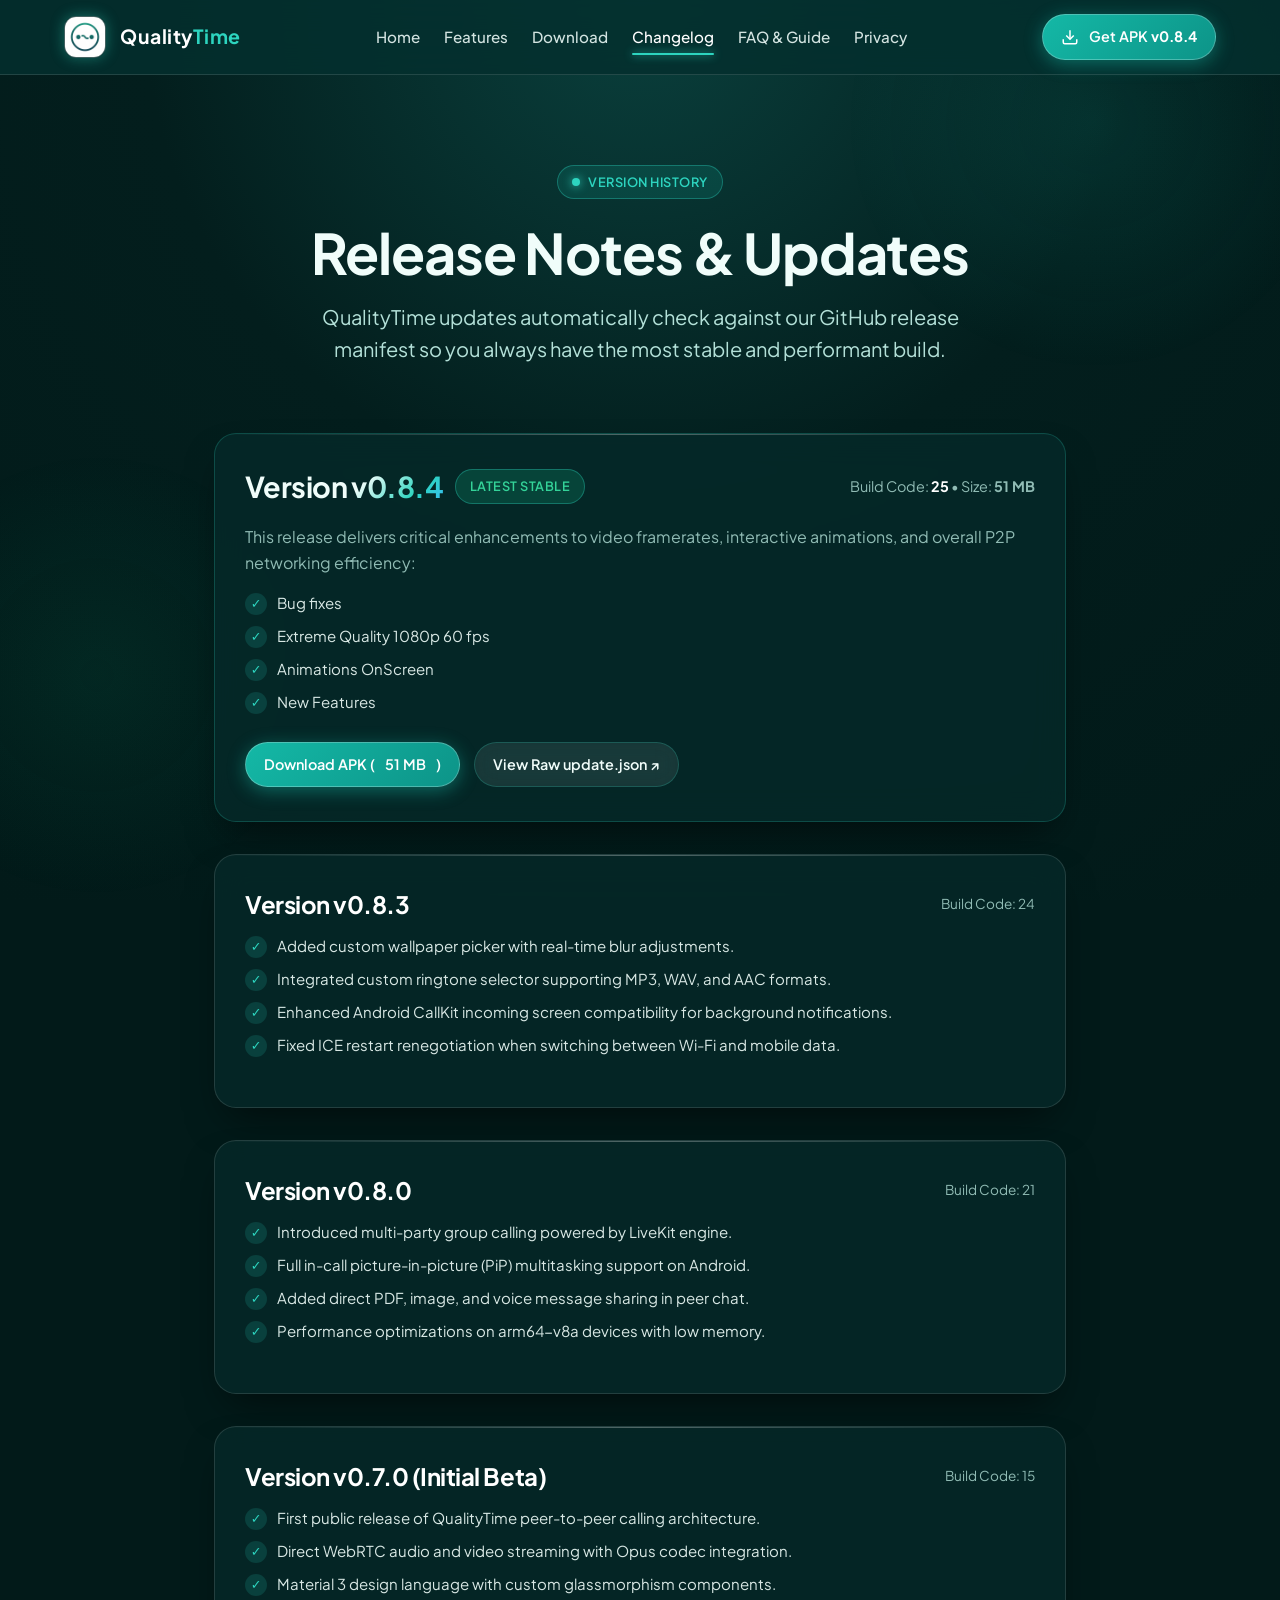
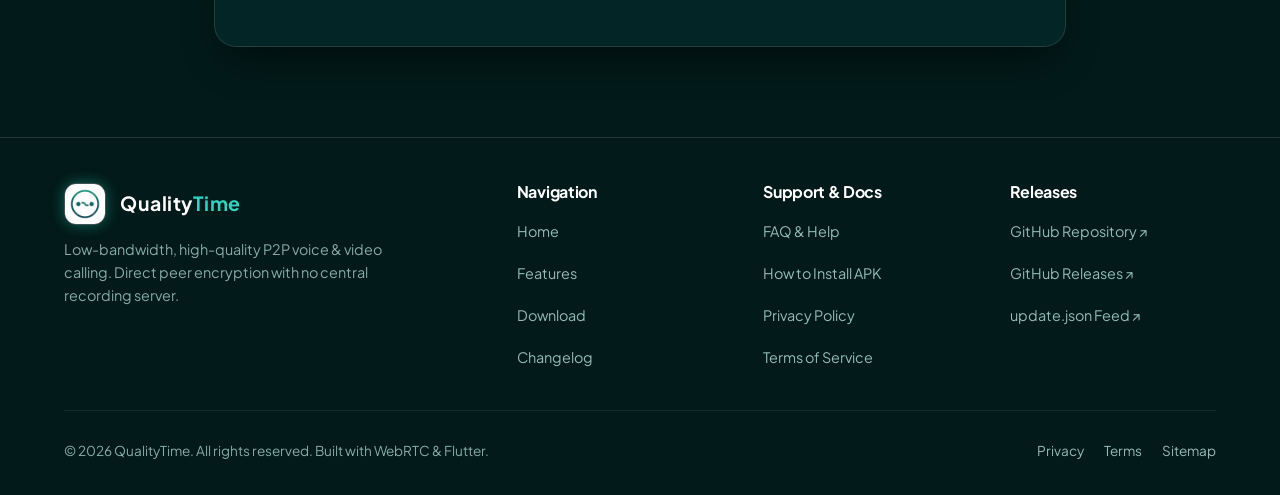
<file: website/changelog.html>
<!DOCTYPE html>
<html lang="en">
<head>
  <meta charset="UTF-8">
  <meta name="viewport" content="width=device-width, initial-scale=1.0">
  <title>QualityTime Changelog - What's New, Updates & Version History</title>
  
  <!-- SEO Meta Tags -->
  <meta name="description" content="View the latest updates, release notes, and version history for QualityTime P2P calling app. See new features, performance boosts, and bug fixes for Android.">
  <meta name="keywords" content="QualityTime changelog, QualityTime release notes, QualityTime updates, Android apk version history, WebRTC call app changelog">
  <meta name="robots" content="index, follow">
  <link rel="canonical" href="https://qualitytime.pages.dev/changelog.html">

  <!-- Open Graph -->
  <meta property="og:type" content="website">
  <meta property="og:title" content="QualityTime Changelog & Release Notes">
  <meta property="og:description" content="Track every improvement, bug fix, and feature addition in QualityTime.">
  <meta property="og:image" content="https://qualitytime.pages.dev/assets/img/app-icon.png">
  <meta property="og:url" content="https://qualitytime.pages.dev/changelog.html">

  <!-- Twitter Card -->
  <meta name="twitter:card" content="summary_large_image">
  <meta name="twitter:title" content="QualityTime Version History & Updates">
  <meta name="twitter:description" content="Full release history for QualityTime peer-to-peer calling.">
  <meta name="twitter:image" content="https://qualitytime.pages.dev/assets/img/app-icon.png">

  <!-- Favicon -->
  <link rel="icon" type="image/png" href="favicon.png">
  <link rel="apple-touch-icon" href="assets/img/app-icon.png">
  <meta name="theme-color" content="#042F2E">

  <!-- Fonts & CSS -->
  <link rel="preconnect" href="https://fonts.googleapis.com">
  <link rel="preconnect" href="https://fonts.gstatic.com" crossorigin>
  <link href="https://fonts.googleapis.com/css2?family=Plus+Jakarta+Sans:wght@400;500;600;700;800&family=JetBrains+Mono:wght@400;600&display=swap" rel="stylesheet">
  <link rel="stylesheet" href="assets/css/style.css">
</head>
<body>

  <!-- Navigation -->
  <header class="navbar">
    <div class="container nav-container">
      <a href="index.html" class="brand">
        <img src="assets/img/app-icon.png" alt="QualityTime Logo" class="brand-icon">
        <span class="brand-name">Quality<span>Time</span></span>
      </a>

      <nav>
        <ul class="nav-links">
          <li><a href="index.html" class="nav-link">Home</a></li>
          <li><a href="features.html" class="nav-link">Features</a></li>
          <li><a href="download.html" class="nav-link">Download</a></li>
          <li><a href="changelog.html" class="nav-link active">Changelog</a></li>
          <li><a href="faq.html" class="nav-link">FAQ & Guide</a></li>
          <li><a href="privacy.html" class="nav-link">Privacy</a></li>
          <li class="nav-mobile-cta">
            <a href="download.html" class="btn btn-primary dyn-apk-link" aria-label="Direct Download APK">
              <svg width="18" height="18" viewBox="0 0 24 24" fill="none" stroke="currentColor" stroke-width="2"><path d="M21 15v4a2 2 0 0 1-2 2H5a2 2 0 0 1-2-2v-4"/><polyline points="7 10 12 15 17 10"/><line x1="12" y1="15" x2="12" y2="3"/></svg>
              <span>Download APK (<strong class="dyn-version">v0.8.4</strong>)</span>
            </a>
          </li>
        </ul>
      </nav>

      <div class="nav-cta">
        <a href="download.html" class="btn btn-primary btn-sm dyn-apk-link" aria-label="Direct Download APK">
          <svg width="18" height="18" viewBox="0 0 24 24" fill="none" stroke="currentColor" stroke-width="2"><path d="M21 15v4a2 2 0 0 1-2 2H5a2 2 0 0 1-2-2v-4"/><polyline points="7 10 12 15 17 10"/><line x1="12" y1="15" x2="12" y2="3"/></svg>
          <span>Get APK <strong class="dyn-version">v0.8.4</strong></span>
        </a>
        <button class="menu-toggle" aria-label="Toggle navigation menu">☰</button>
      </div>
    </div>
  </header>

  <!-- Changelog Hero -->
  <section class="hero" style="padding-bottom: 40px;">
    <div class="container">
      <div class="pill">
        <span class="pulse-dot"></span>
        <span>VERSION HISTORY</span>
      </div>
      <h1 class="hero-title">Release Notes & Updates</h1>
      <p class="hero-subtitle">
        QualityTime updates automatically check against our GitHub release manifest so you always have the most stable and performant build.
      </p>
    </div>
  </section>

  <!-- Changelog Timeline -->
  <section class="container" style="padding-bottom: 90px; max-width: 900px;">
    
    <!-- Current Version (Dynamic) -->
    <div class="glass-card" style="margin-bottom: 32px; border-color: var(--border-glass);">
      <div style="display: flex; justify-content: space-between; align-items: center; flex-wrap: wrap; gap: 12px; margin-bottom: 20px;">
        <div style="display: flex; align-items: center; gap: 12px;">
          <h2 style="font-size: 1.8rem;">Version <span class="dyn-version text-gradient">v0.8.4</span></h2>
          <span class="pill" style="background: rgba(16, 185, 129, 0.2); color: #34d399;">LATEST STABLE</span>
        </div>
        <span class="subtle" style="font-size: 0.9rem;">Build Code: <strong style="color: #fff;" class="dyn-code">25</strong> &bull; Size: <strong class="dyn-size">51 MB</strong></span>
      </div>

      <p class="subtle" style="margin-bottom: 16px;">This release delivers critical enhancements to video framerates, interactive animations, and overall P2P networking efficiency:</p>
      
      <ul class="notes-list dyn-notes-list">
        <li>Bug fixes & connection stability improvements</li>
        <li>Extreme Quality 1080p 60 fps mode for ultra-smooth video calling</li>
        <li>Animations OnScreen & interactive real-time reactions</li>
        <li>New customizable theme accents and glass aesthetic polish</li>
      </ul>

      <div style="margin-top: 28px; display: flex; gap: 14px; flex-wrap: wrap;">
        <a href="https://github.com/Sankha07x/qualitytime-releases/releases/download/v0.8.4/app-arm64-v8a-release.apk" class="btn btn-primary btn-sm dyn-apk-link">
          Download APK (<span class="dyn-size">51 MB</span>)
        </a>
        <a href="https://raw.githubusercontent.com/Sankha07x/qualitytime-releases/main/update.json" target="_blank" rel="noopener" class="btn btn-secondary btn-sm">
          View Raw update.json ↗
        </a>
      </div>
    </div>

    <!-- Prior Version: v0.8.3 -->
    <div class="glass-card" style="margin-bottom: 32px;">
      <div style="display: flex; justify-content: space-between; align-items: center; flex-wrap: wrap; gap: 12px; margin-bottom: 16px;">
        <h3 style="font-size: 1.5rem; color: #fff;">Version v0.8.3</h3>
        <span class="subtle" style="font-size: 0.85rem;">Build Code: 24</span>
      </div>
      <ul class="notes-list">
        <li>Added custom wallpaper picker with real-time blur adjustments.</li>
        <li>Integrated custom ringtone selector supporting MP3, WAV, and AAC formats.</li>
        <li>Enhanced Android CallKit incoming screen compatibility for background notifications.</li>
        <li>Fixed ICE restart renegotiation when switching between Wi-Fi and mobile data.</li>
      </ul>
    </div>

    <!-- Prior Version: v0.8.0 -->
    <div class="glass-card" style="margin-bottom: 32px;">
      <div style="display: flex; justify-content: space-between; align-items: center; flex-wrap: wrap; gap: 12px; margin-bottom: 16px;">
        <h3 style="font-size: 1.5rem; color: #fff;">Version v0.8.0</h3>
        <span class="subtle" style="font-size: 0.85rem;">Build Code: 21</span>
      </div>
      <ul class="notes-list">
        <li>Introduced multi-party group calling powered by LiveKit engine.</li>
        <li>Full in-call picture-in-picture (PiP) multitasking support on Android.</li>
        <li>Added direct PDF, image, and voice message sharing in peer chat.</li>
        <li>Performance optimizations on arm64-v8a devices with low memory.</li>
      </ul>
    </div>

    <!-- Prior Version: v0.7.0 -->
    <div class="glass-card">
      <div style="display: flex; justify-content: space-between; align-items: center; flex-wrap: wrap; gap: 12px; margin-bottom: 16px;">
        <h3 style="font-size: 1.5rem; color: #fff;">Version v0.7.0 (Initial Beta)</h3>
        <span class="subtle" style="font-size: 0.85rem;">Build Code: 15</span>
      </div>
      <ul class="notes-list">
        <li>First public release of QualityTime peer-to-peer calling architecture.</li>
        <li>Direct WebRTC audio and video streaming with Opus codec integration.</li>
        <li>Material 3 design language with custom glassmorphism components.</li>
      </ul>
    </div>

  </section>

  <!-- Footer -->
  <footer class="footer">
    <div class="container">
      <div class="footer-grid">
        <div class="footer-brand">
          <div class="brand">
            <img src="assets/img/app-icon.png" alt="QualityTime Logo" class="brand-icon">
            <span class="brand-name">Quality<span>Time</span></span>
          </div>
          <p>Low-bandwidth, high-quality P2P voice & video calling. Direct peer encryption with no central recording server.</p>
        </div>

        <div class="footer-col">
          <h4>Navigation</h4>
          <ul class="footer-links">
            <li><a href="index.html" class="footer-link">Home</a></li>
            <li><a href="features.html" class="footer-link">Features</a></li>
            <li><a href="download.html" class="footer-link">Download</a></li>
            <li><a href="changelog.html" class="footer-link">Changelog</a></li>
          </ul>
        </div>

        <div class="footer-col">
          <h4>Support & Docs</h4>
          <ul class="footer-links">
            <li><a href="faq.html" class="footer-link">FAQ & Help</a></li>
            <li><a href="download.html#install-guide" class="footer-link">How to Install APK</a></li>
            <li><a href="privacy.html" class="footer-link">Privacy Policy</a></li>
            <li><a href="terms.html" class="footer-link">Terms of Service</a></li>
          </ul>
        </div>

        <div class="footer-col">
          <h4>Releases</h4>
          <ul class="footer-links">
            <li><a href="https://github.com/Sankha07x/qualitytime-releases" target="_blank" rel="noopener" class="footer-link">GitHub Repository ↗</a></li>
            <li><a href="https://github.com/Sankha07x/qualitytime-releases/releases" target="_blank" rel="noopener" class="footer-link">GitHub Releases ↗</a></li>
            <li><a href="https://raw.githubusercontent.com/Sankha07x/qualitytime-releases/main/update.json" target="_blank" rel="noopener" class="footer-link">update.json Feed ↗</a></li>
          </ul>
        </div>
      </div>

      <div class="footer-bottom">
        <div>&copy; 2026 QualityTime. All rights reserved. Built with WebRTC & Flutter.</div>
        <div style="display: flex; gap: 20px;">
          <a href="privacy.html" class="footer-link">Privacy</a>
          <a href="terms.html" class="footer-link">Terms</a>
          <a href="sitemap.xml" class="footer-link">Sitemap</a>
        </div>
      </div>
    </div>
  </footer>

  <script src="assets/js/main.js"></script>
</body>
</html>
</file>
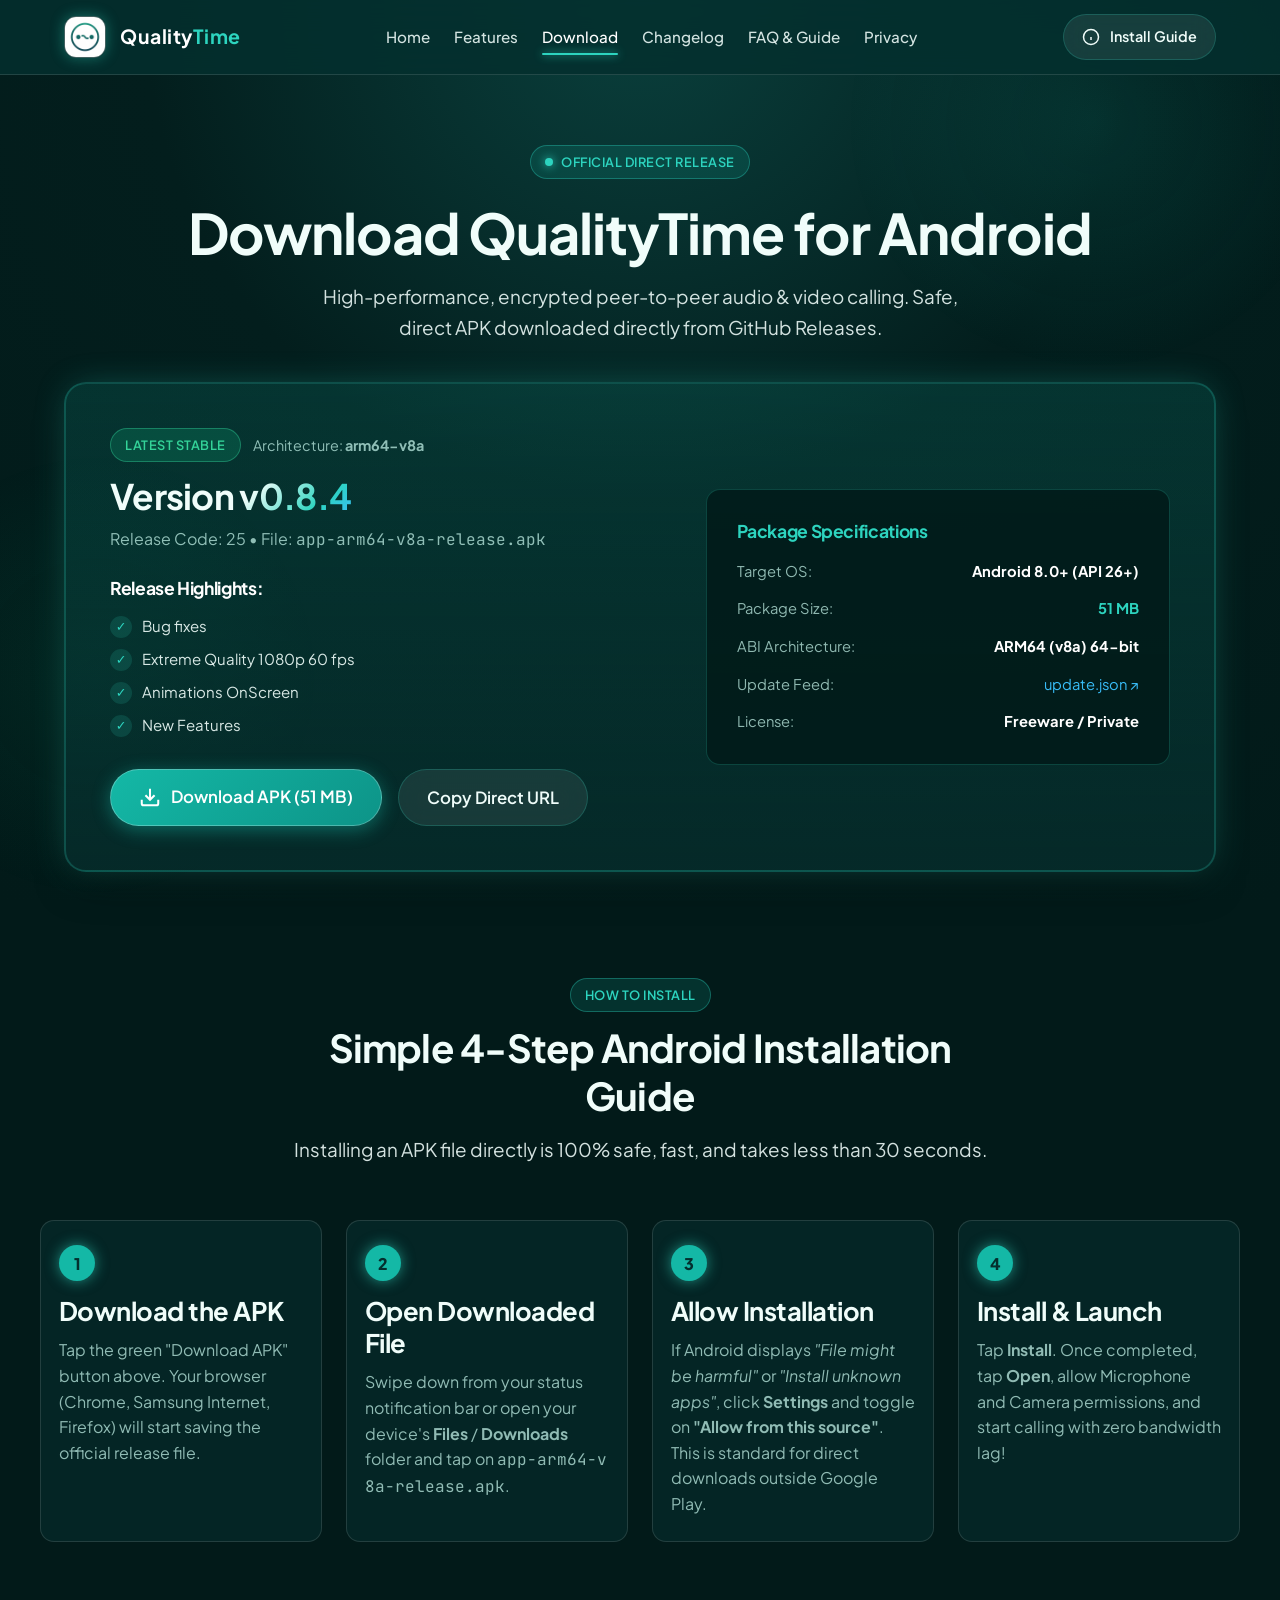
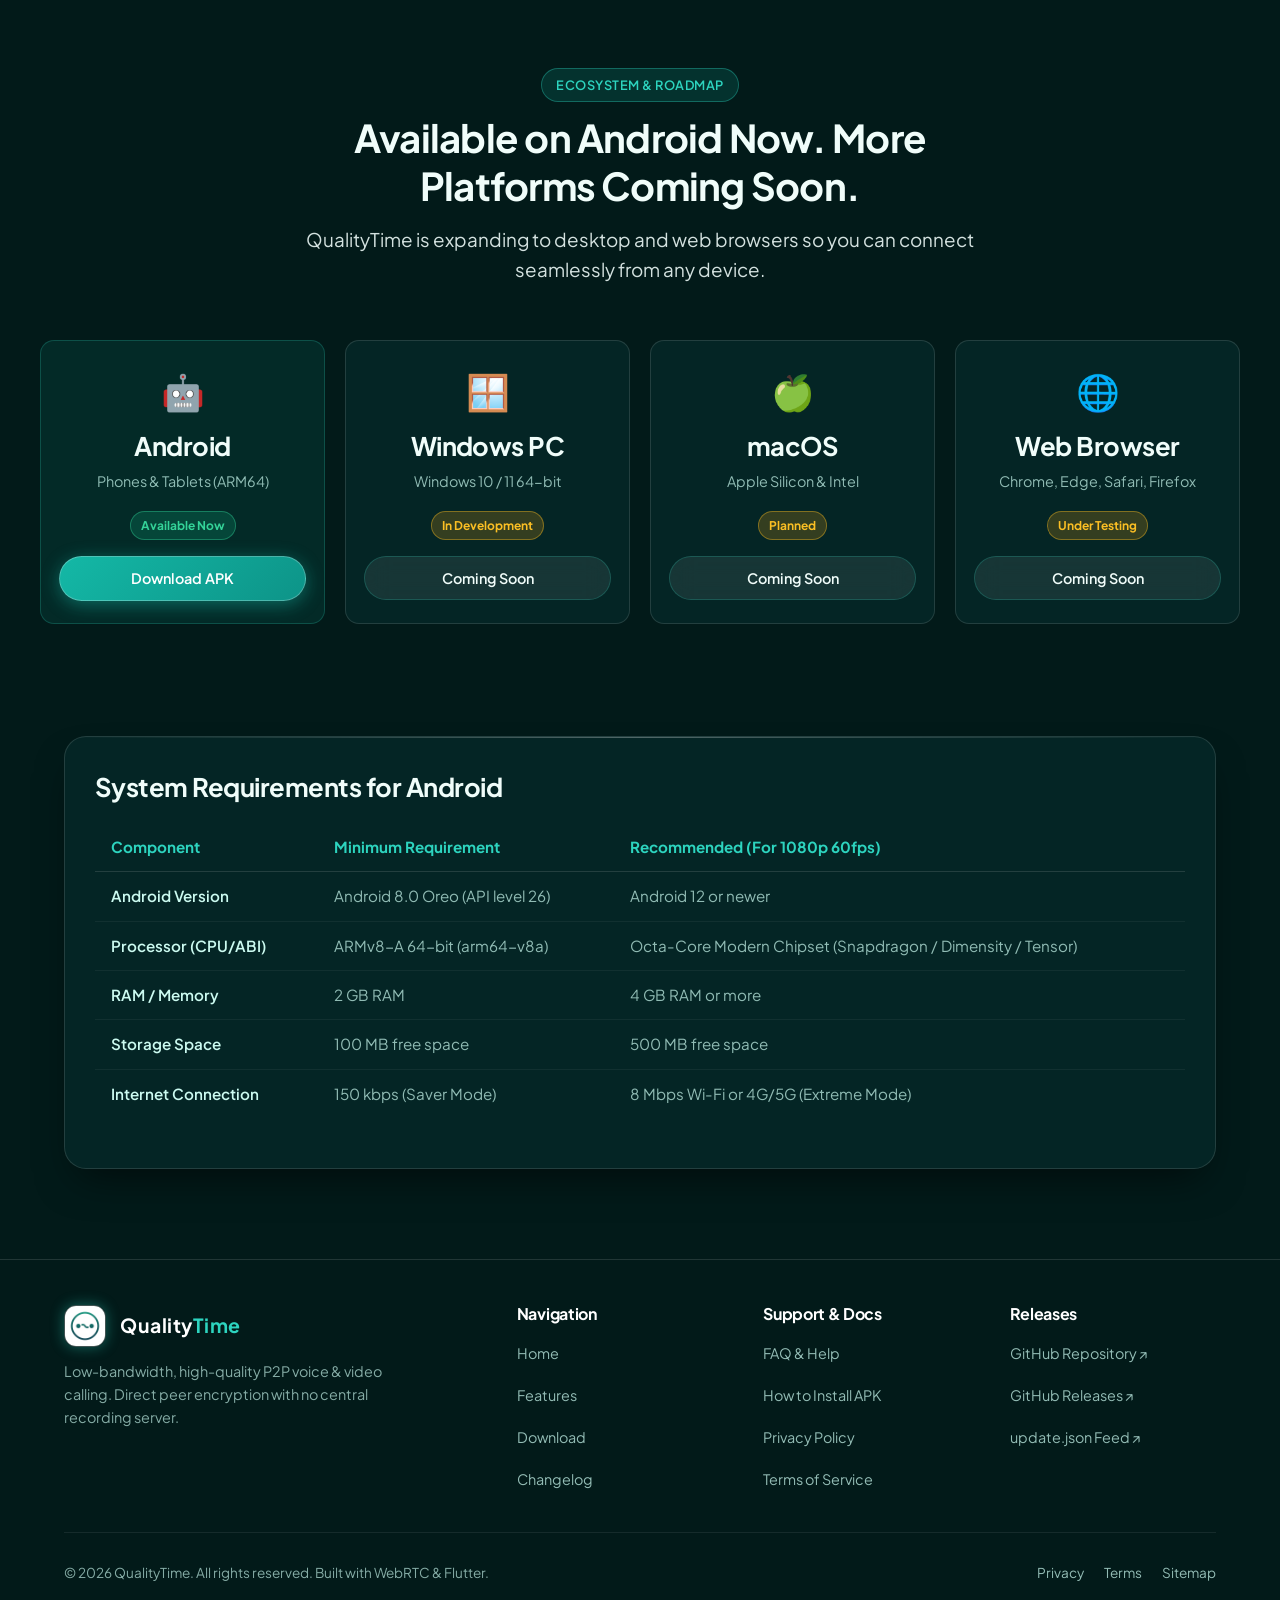
<file: website/download.html>
<!DOCTYPE html>
<html lang="en">
<head>
  <meta charset="UTF-8">
  <meta name="viewport" content="width=device-width, initial-scale=1.0">
  <title>Download QualityTime APK - Official Android Release & Installation Guide</title>
  
  <!-- SEO Meta Tags -->
  <meta name="description" content="Download the latest QualityTime APK for Android. High-speed, end-to-end encrypted P2P calling app with 1080p 60fps extreme mode. Step-by-step installation instructions and SHA-256 verification.">
  <meta name="keywords" content="Download QualityTime, QualityTime APK, Android APK download, install APK on Android, QualityTime 1080p 60fps, arm64-v8a APK, webrtc p2p apk, safe android apk">
  <meta name="robots" content="index, follow">
  <link rel="canonical" href="https://qualitytime.pages.dev/download.html">

  <!-- Open Graph -->
  <meta property="og:type" content="website">
  <meta property="og:title" content="Download QualityTime APK - Official Android Release">
  <meta property="og:description" content="Get the latest QualityTime APK directly from GitHub Releases. Peer-to-peer encrypted voice and video calling.">
  <meta property="og:image" content="https://qualitytime.pages.dev/assets/img/app-icon.png">
  <meta property="og:url" content="https://qualitytime.pages.dev/download.html">

  <!-- Twitter Card -->
  <meta name="twitter:card" content="summary_large_image">
  <meta name="twitter:title" content="Download QualityTime APK for Android">
  <meta name="twitter:description" content="Latest QualityTime release with 1080p 60fps calling, low-data modes, and real-time screen animations.">
  <meta name="twitter:image" content="https://qualitytime.pages.dev/assets/img/app-icon.png">

  <!-- Favicon -->
  <link rel="icon" type="image/png" href="favicon.png">
  <link rel="apple-touch-icon" href="assets/img/app-icon.png">
  <meta name="theme-color" content="#042F2E">

  <!-- Fonts & CSS -->
  <link rel="preconnect" href="https://fonts.googleapis.com">
  <link rel="preconnect" href="https://fonts.gstatic.com" crossorigin>
  <link href="https://fonts.googleapis.com/css2?family=Plus+Jakarta+Sans:wght@400;500;600;700;800&family=JetBrains+Mono:wght@400;600&display=swap" rel="stylesheet">
  <link rel="stylesheet" href="assets/css/style.css">
</head>
<body>

  <!-- Navigation -->
  <header class="navbar">
    <div class="container nav-container">
      <a href="index.html" class="brand">
        <img src="assets/img/app-icon.png" alt="QualityTime Logo" class="brand-icon">
        <span class="brand-name">Quality<span>Time</span></span>
      </a>

      <nav>
        <ul class="nav-links">
          <li><a href="index.html" class="nav-link">Home</a></li>
          <li><a href="features.html" class="nav-link">Features</a></li>
          <li><a href="download.html" class="nav-link active">Download</a></li>
          <li><a href="changelog.html" class="nav-link">Changelog</a></li>
          <li><a href="faq.html" class="nav-link">FAQ & Guide</a></li>
          <li><a href="privacy.html" class="nav-link">Privacy</a></li>
          <li class="nav-mobile-cta">
            <a href="download.html" class="btn btn-primary dyn-apk-link" aria-label="Direct Download APK">
              <svg width="18" height="18" viewBox="0 0 24 24" fill="none" stroke="currentColor" stroke-width="2"><path d="M21 15v4a2 2 0 0 1-2 2H5a2 2 0 0 1-2-2v-4"/><polyline points="7 10 12 15 17 10"/><line x1="12" y1="15" x2="12" y2="3"/></svg>
              <span>Download APK (<strong class="dyn-version">v0.8.4</strong>)</span>
            </a>
          </li>
        </ul>
      </nav>

      <div class="nav-cta">
        <a href="#install-guide" class="btn btn-secondary btn-sm" aria-label="Install Guide">
          <svg width="18" height="18" viewBox="0 0 24 24" fill="none" stroke="currentColor" stroke-width="2"><circle cx="12" cy="12" r="10"/><line x1="12" y1="16" x2="12" y2="12"/><line x1="12" y1="8" x2="12.01" y2="8"/></svg>
          <span>Install Guide</span>
        </a>
        <button class="menu-toggle" aria-label="Toggle navigation menu">☰</button>
      </div>
    </div>
  </header>

  <!-- Download Hero -->
  <section class="download-hero">
    <div class="container">
      <div class="pill">
        <span class="pulse-dot"></span>
        <span>OFFICIAL DIRECT RELEASE</span>
      </div>
      <h1 style="margin: 18px 0 14px;">Download QualityTime for Android</h1>
      <p class="lead" style="max-width: 680px; margin: 0 auto 40px;">
        High-performance, encrypted peer-to-peer audio & video calling. Safe, direct APK downloaded directly from GitHub Releases.
      </p>

      <!-- Featured Download Card -->
      <div class="download-card-featured">
        <div>
          <div style="display: flex; align-items: center; gap: 12px; margin-bottom: 12px;">
            <span class="pill" style="background: rgba(16, 185, 129, 0.2); color: #34d399; border-color: rgba(52, 211, 153, 0.4);">LATEST STABLE</span>
            <span class="subtle" style="font-size: 0.9rem;">Architecture: <strong>arm64-v8a</strong></span>
          </div>

          <h2 style="font-size: 2.2rem; margin-bottom: 8px;">Version <span class="dyn-version text-gradient">v0.8.4</span></h2>
          <p class="subtle" style="margin-bottom: 24px;">Release Code: <span class="dyn-code">25</span> &bull; File: <span class="dyn-filename code-inline">app-arm64-v8a-release.apk</span></p>

          <h4 style="margin-bottom: 10px; color: #fff;">Release Highlights:</h4>
          <ul class="notes-list dyn-notes-list">
            <li>Bug fixes & connection stability</li>
            <li>Extreme Quality 1080p 60 fps mode</li>
            <li>Animations OnScreen & interactive reactions</li>
            <li>New Features and custom theme support</li>
          </ul>

          <div style="margin-top: 32px; display: flex; gap: 16px; flex-wrap: wrap;">
            <a href="https://github.com/Sankha07x/qualitytime-releases/releases/download/v0.8.4/app-arm64-v8a-release.apk" class="btn btn-primary btn-lg dyn-apk-link">
              <svg width="22" height="22" viewBox="0 0 24 24" fill="none" stroke="currentColor" stroke-width="2.2"><path d="M21 15v4a2 2 0 0 1-2 2H5a2 2 0 0 1-2-2v-4"/><polyline points="7 10 12 15 17 10"/><line x1="12" y1="15" x2="12" y2="3"/></svg>
              <span>Download APK (<span class="dyn-size">51 MB</span>)</span>
            </a>
            <button class="btn btn-secondary btn-lg" data-copy="https://github.com/Sankha07x/qualitytime-releases/releases/download/v0.8.4/app-arm64-v8a-release.apk">
              Copy Direct URL
            </button>
          </div>
        </div>

        <div style="background: rgba(2, 26, 25, 0.85); border: 1px solid var(--border-glass); border-radius: var(--radius-md); padding: 30px;">
          <h4 style="margin-bottom: 18px; color: #2dd4bf;">Package Specifications</h4>
          <div style="display: flex; flex-direction: column; gap: 14px; font-size: 0.92rem;">
            <div style="display: flex; justify-content: space-between;">
              <span class="subtle">Target OS:</span>
              <strong style="color: #fff;">Android 8.0+ (API 26+)</strong>
            </div>
            <div style="display: flex; justify-content: space-between;">
              <span class="subtle">Package Size:</span>
              <strong style="color: #2dd4bf;" class="dyn-size">51 MB</strong>
            </div>
            <div style="display: flex; justify-content: space-between;">
              <span class="subtle">ABI Architecture:</span>
              <strong style="color: #fff;">ARM64 (v8a) 64-bit</strong>
            </div>
            <div style="display: flex; justify-content: space-between;">
              <span class="subtle">Update Feed:</span>
              <a href="https://raw.githubusercontent.com/Sankha07x/qualitytime-releases/main/update.json" target="_blank" rel="noopener" style="color: #38bdf8;">update.json ↗</a>
            </div>
            <div style="display: flex; justify-content: space-between;">
              <span class="subtle">License:</span>
              <strong style="color: #fff;">Freeware / Private</strong>
            </div>
          </div>
        </div>
      </div>
    </div>
  </section>

  <!-- Step by Step Install Guide -->
  <section class="container" id="install-guide" style="padding: 70px 0 40px;">
    <div class="section-head">
      <div class="pill">HOW TO INSTALL</div>
      <h2>Simple 4-Step Android Installation Guide</h2>
      <p class="lead">Installing an APK file directly is 100% safe, fast, and takes less than 30 seconds.</p>
    </div>

    <div class="steps-wrap">
      <div class="step-card">
        <div class="step-num">1</div>
        <h3 style="margin-bottom: 10px;">Download the APK</h3>
        <p class="subtle">Tap the green "Download APK" button above. Your browser (Chrome, Samsung Internet, Firefox) will start saving the official release file.</p>
      </div>

      <div class="step-card">
        <div class="step-num">2</div>
        <h3 style="margin-bottom: 10px;">Open Downloaded File</h3>
        <p class="subtle">Swipe down from your status notification bar or open your device's <strong>Files</strong> / <strong>Downloads</strong> folder and tap on <span class="dyn-filename code-inline">app-arm64-v8a-release.apk</span>.</p>
      </div>

      <div class="step-card">
        <div class="step-num">3</div>
        <h3 style="margin-bottom: 10px;">Allow Installation</h3>
        <p class="subtle">If Android displays <em>"File might be harmful"</em> or <em>"Install unknown apps"</em>, click <strong>Settings</strong> and toggle on <strong>"Allow from this source"</strong>. This is standard for direct downloads outside Google Play.</p>
      </div>

      <div class="step-card">
        <div class="step-num">4</div>
        <h3 style="margin-bottom: 10px;">Install & Launch</h3>
        <p class="subtle">Tap <strong>Install</strong>. Once completed, tap <strong>Open</strong>, allow Microphone and Camera permissions, and start calling with zero bandwidth lag!</p>
      </div>
    </div>
  </section>

  <!-- Multi-Platform Roadmap -->
  <section class="container" style="padding: 50px 0 80px;">
    <div class="section-head">
      <div class="pill">ECOSYSTEM & ROADMAP</div>
      <h2>Available on Android Now. More Platforms Coming Soon.</h2>
      <p class="lead">QualityTime is expanding to desktop and web browsers so you can connect seamlessly from any device.</p>
    </div>

    <div class="download-platforms-grid">
      <!-- Android -->
      <div class="platform-card" style="border-color: var(--border-glass); background: rgba(20, 184, 166, 0.1);">
        <div class="platform-icon">🤖</div>
        <h3>Android</h3>
        <p class="subtle" style="font-size: 0.9rem; margin: 8px 0;">Phones & Tablets (ARM64)</p>
        <span class="platform-badge badge-available">Available Now</span>
        <div style="margin-top: 16px;">
          <a href="https://github.com/Sankha07x/qualitytime-releases/releases/download/v0.8.4/app-arm64-v8a-release.apk" class="btn btn-primary btn-sm dyn-apk-link" style="width: 100%;">Download APK</a>
        </div>
      </div>

      <!-- Windows -->
      <div class="platform-card">
        <div class="platform-icon">🪟</div>
        <h3>Windows PC</h3>
        <p class="subtle" style="font-size: 0.9rem; margin: 8px 0;">Windows 10 / 11 64-bit</p>
        <span class="platform-badge badge-soon">In Development</span>
        <div style="margin-top: 16px;">
          <button class="btn btn-secondary btn-sm" style="width: 100%;" disabled>Coming Soon</button>
        </div>
      </div>

      <!-- macOS -->
      <div class="platform-card">
        <div class="platform-icon">🍏</div>
        <h3>macOS</h3>
        <p class="subtle" style="font-size: 0.9rem; margin: 8px 0;">Apple Silicon & Intel</p>
        <span class="platform-badge badge-soon">Planned</span>
        <div style="margin-top: 16px;">
          <button class="btn btn-secondary btn-sm" style="width: 100%;" disabled>Coming Soon</button>
        </div>
      </div>

      <!-- Web PWA -->
      <div class="platform-card">
        <div class="platform-icon">🌐</div>
        <h3>Web Browser</h3>
        <p class="subtle" style="font-size: 0.9rem; margin: 8px 0;">Chrome, Edge, Safari, Firefox</p>
        <span class="platform-badge badge-soon">Under Testing</span>
        <div style="margin-top: 16px;">
          <button class="btn btn-secondary btn-sm" style="width: 100%;" disabled>Coming Soon</button>
        </div>
      </div>
    </div>
  </section>

  <!-- System Requirements -->
  <section class="container" style="padding-bottom: 90px;">
    <div class="glass-card">
      <h3 style="margin-bottom: 20px;">System Requirements for Android</h3>
      <div class="table-responsive">
        <table style="width: 100%; text-align: left; border-collapse: collapse; font-size: 0.95rem;">
          <thead>
            <tr style="border-bottom: 1px solid var(--border-glass-light); color: var(--primary-glow);">
              <th style="padding: 12px 16px;">Component</th>
              <th style="padding: 12px 16px;">Minimum Requirement</th>
              <th style="padding: 12px 16px;">Recommended (For 1080p 60fps)</th>
            </tr>
          </thead>
          <tbody>
            <tr style="border-bottom: 1px solid rgba(255, 255, 255, 0.05);">
              <td style="padding: 12px 16px; font-weight: 600;">Android Version</td>
              <td style="padding: 12px 16px;" class="subtle">Android 8.0 Oreo (API level 26)</td>
              <td style="padding: 12px 16px;" class="subtle">Android 12 or newer</td>
            </tr>
            <tr style="border-bottom: 1px solid rgba(255, 255, 255, 0.05);">
              <td style="padding: 12px 16px; font-weight: 600;">Processor (CPU/ABI)</td>
              <td style="padding: 12px 16px;" class="subtle">ARMv8-A 64-bit (arm64-v8a)</td>
              <td style="padding: 12px 16px;" class="subtle">Octa-Core Modern Chipset (Snapdragon / Dimensity / Tensor)</td>
            </tr>
            <tr style="border-bottom: 1px solid rgba(255, 255, 255, 0.05);">
              <td style="padding: 12px 16px; font-weight: 600;">RAM / Memory</td>
              <td style="padding: 12px 16px;" class="subtle">2 GB RAM</td>
              <td style="padding: 12px 16px;" class="subtle">4 GB RAM or more</td>
            </tr>
            <tr style="border-bottom: 1px solid rgba(255, 255, 255, 0.05);">
              <td style="padding: 12px 16px; font-weight: 600;">Storage Space</td>
              <td style="padding: 12px 16px;" class="subtle">100 MB free space</td>
              <td style="padding: 12px 16px;" class="subtle">500 MB free space</td>
            </tr>
            <tr>
              <td style="padding: 12px 16px; font-weight: 600;">Internet Connection</td>
              <td style="padding: 12px 16px;" class="subtle">150 kbps (Saver Mode)</td>
              <td style="padding: 12px 16px;" class="subtle">8 Mbps Wi-Fi or 4G/5G (Extreme Mode)</td>
            </tr>
          </tbody>
        </table>
      </div>
    </div>
  </section>

  <!-- Footer -->
  <footer class="footer">
    <div class="container">
      <div class="footer-grid">
        <div class="footer-brand">
          <div class="brand">
            <img src="assets/img/app-icon.png" alt="QualityTime Logo" class="brand-icon">
            <span class="brand-name">Quality<span>Time</span></span>
          </div>
          <p>Low-bandwidth, high-quality P2P voice & video calling. Direct peer encryption with no central recording server.</p>
        </div>

        <div class="footer-col">
          <h4>Navigation</h4>
          <ul class="footer-links">
            <li><a href="index.html" class="footer-link">Home</a></li>
            <li><a href="features.html" class="footer-link">Features</a></li>
            <li><a href="download.html" class="footer-link">Download</a></li>
            <li><a href="changelog.html" class="footer-link">Changelog</a></li>
          </ul>
        </div>

        <div class="footer-col">
          <h4>Support & Docs</h4>
          <ul class="footer-links">
            <li><a href="faq.html" class="footer-link">FAQ & Help</a></li>
            <li><a href="download.html#install-guide" class="footer-link">How to Install APK</a></li>
            <li><a href="privacy.html" class="footer-link">Privacy Policy</a></li>
            <li><a href="terms.html" class="footer-link">Terms of Service</a></li>
          </ul>
        </div>

        <div class="footer-col">
          <h4>Releases</h4>
          <ul class="footer-links">
            <li><a href="https://github.com/Sankha07x/qualitytime-releases" target="_blank" rel="noopener" class="footer-link">GitHub Repository ↗</a></li>
            <li><a href="https://github.com/Sankha07x/qualitytime-releases/releases" target="_blank" rel="noopener" class="footer-link">GitHub Releases ↗</a></li>
            <li><a href="https://raw.githubusercontent.com/Sankha07x/qualitytime-releases/main/update.json" target="_blank" rel="noopener" class="footer-link">update.json Feed ↗</a></li>
          </ul>
        </div>
      </div>

      <div class="footer-bottom">
        <div>&copy; 2026 QualityTime. All rights reserved. Built with WebRTC & Flutter.</div>
        <div style="display: flex; gap: 20px;">
          <a href="privacy.html" class="footer-link">Privacy</a>
          <a href="terms.html" class="footer-link">Terms</a>
          <a href="sitemap.xml" class="footer-link">Sitemap</a>
        </div>
      </div>
    </div>
  </footer>

  <script src="assets/js/main.js"></script>
</body>
</html>
</file>
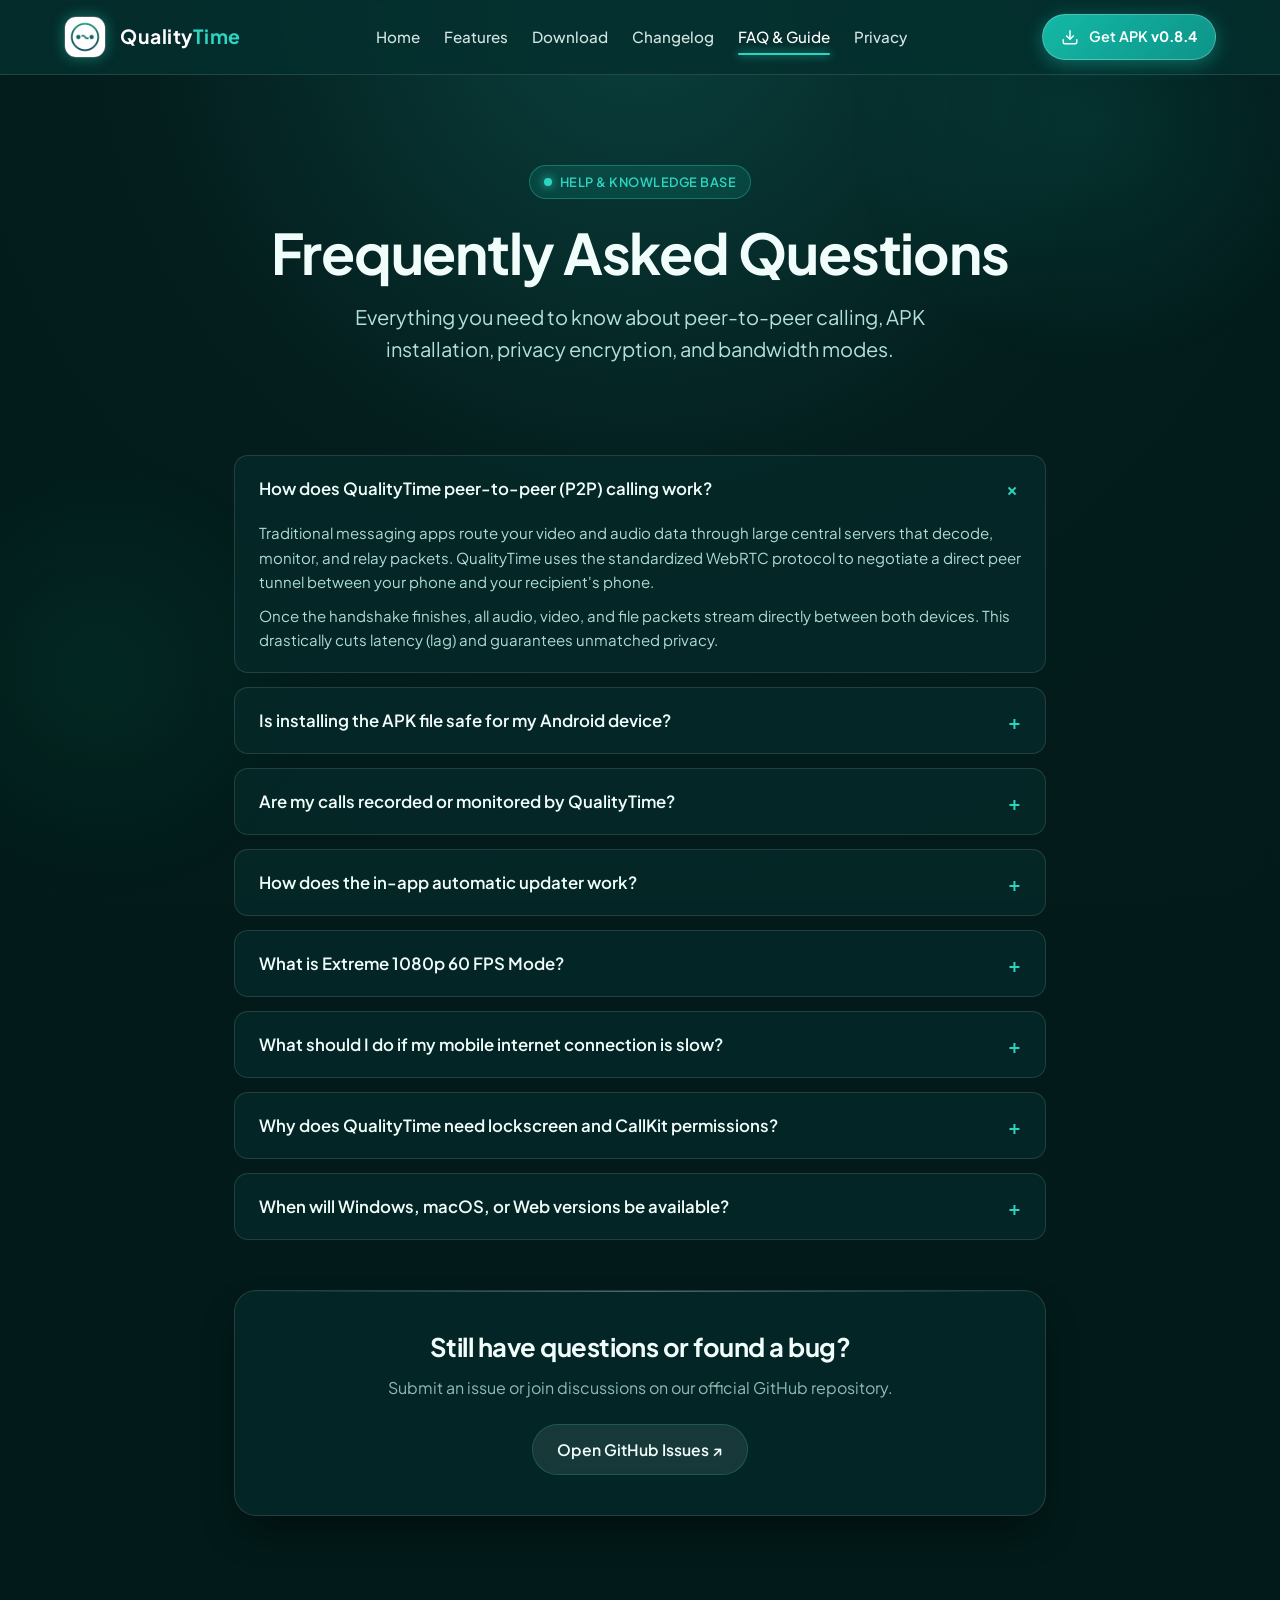
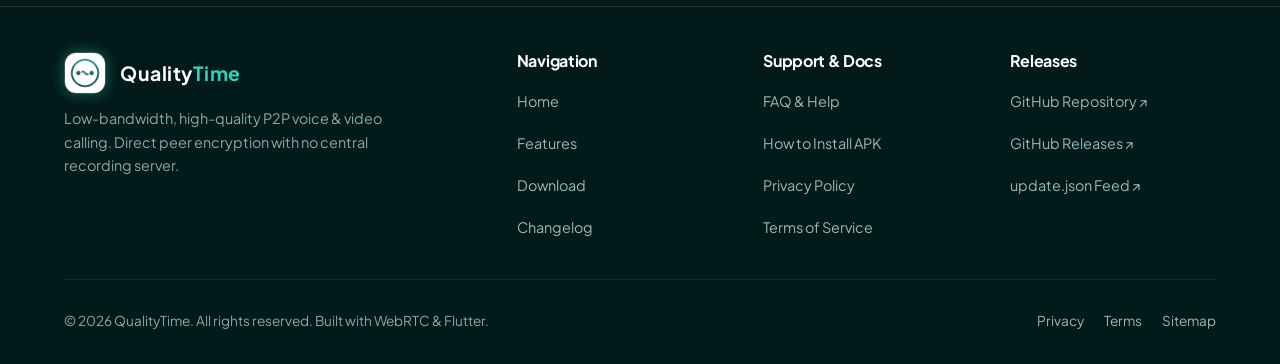
<file: website/faq.html>
<!DOCTYPE html>
<html lang="en">
<head>
  <meta charset="UTF-8">
  <meta name="viewport" content="width=device-width, initial-scale=1.0">
  <title>QualityTime FAQ & Support - Frequently Asked Questions & Troubleshooting</title>
  
  <!-- SEO Meta Tags -->
  <meta name="description" content="Frequently Asked Questions about QualityTime P2P calling app. Learn how peer-to-peer WebRTC works, how to install the APK on Android, troubleshooting connection issues, and privacy details.">
  <meta name="keywords" content="QualityTime FAQ, P2P calling help, how to install QualityTime APK, WebRTC connection troubleshooting, is QualityTime safe, QualityTime support">
  <meta name="robots" content="index, follow">
  <link rel="canonical" href="https://qualitytime.pages.dev/faq.html">

  <!-- Open Graph -->
  <meta property="og:type" content="website">
  <meta property="og:title" content="QualityTime FAQ & Help Center">
  <meta property="og:description" content="Get answers about QualityTime installation, P2P security, 1080p 60fps calling, and network troubleshooting.">
  <meta property="og:image" content="https://qualitytime.pages.dev/assets/img/app-icon.png">
  <meta property="og:url" content="https://qualitytime.pages.dev/faq.html">

  <!-- Twitter Card -->
  <meta name="twitter:card" content="summary_large_image">
  <meta name="twitter:title" content="QualityTime FAQ & Support Guide">
  <meta name="twitter:description" content="Everything you need to know about QualityTime peer-to-peer audio and video calling.">
  <meta name="twitter:image" content="https://qualitytime.pages.dev/assets/img/app-icon.png">

  <!-- Favicon -->
  <link rel="icon" type="image/png" href="favicon.png">
  <link rel="apple-touch-icon" href="assets/img/app-icon.png">
  <meta name="theme-color" content="#042F2E">

  <!-- Fonts & CSS -->
  <link rel="preconnect" href="https://fonts.googleapis.com">
  <link rel="preconnect" href="https://fonts.gstatic.com" crossorigin>
  <link href="https://fonts.googleapis.com/css2?family=Plus+Jakarta+Sans:wght@400;500;600;700;800&family=JetBrains+Mono:wght@400;600&display=swap" rel="stylesheet">
  <link rel="stylesheet" href="assets/css/style.css">

  <!-- FAQ Schema Structured Data for Google Search -->
  <script type="application/ld+json">
  {
    "@context": "https://schema.org",
    "@type": "FAQPage",
    "mainEntity": [
      {
        "@type": "Question",
        "name": "How does QualityTime peer-to-peer (P2P) calling work?",
        "acceptedAnswer": {
          "@type": "Answer",
          "text": "QualityTime uses WebRTC to establish a direct, encrypted audio and video stream between you and your contact's phone. Unlike traditional calling apps that route your video through corporate servers, QualityTime connects device-to-device."
        }
      },
      {
        "@type": "Question",
        "name": "Is installing the QualityTime APK safe for my Android device?",
        "acceptedAnswer": {
          "@type": "Answer",
          "text": "Yes, 100%. The QualityTime APK is built directly from clean source code and hosted on verified GitHub Releases. When Android says 'File might be harmful', this is a generic notice shown for any APK downloaded outside Google Play."
        }
      },
      {
        "@type": "Question",
        "name": "Does QualityTime record or store my calls or messages?",
        "acceptedAnswer": {
          "@type": "Answer",
          "text": "No. Voice and video streams are encrypted end-to-end via DTLS-SRTP and flow directly between peers. There is no central media recording server, meaning no one can eavesdrop or store your intimate moments."
        }
      },
      {
        "@type": "Question",
        "name": "What is Extreme 1080p 60 FPS mode?",
        "acceptedAnswer": {
          "@type": "Answer",
          "text": "Extreme Mode unlocks studio-grade 60 frames-per-second video calling at bitrates up to 8 Mbps with 128 kbps Opus stereo audio for devices connected to high-speed Wi-Fi or 5G."
        }
      }
    ]
  }
  </script>
</head>
<body>

  <!-- Navigation -->
  <header class="navbar">
    <div class="container nav-container">
      <a href="index.html" class="brand">
        <img src="assets/img/app-icon.png" alt="QualityTime Logo" class="brand-icon">
        <span class="brand-name">Quality<span>Time</span></span>
      </a>

      <nav>
        <ul class="nav-links">
          <li><a href="index.html" class="nav-link">Home</a></li>
          <li><a href="features.html" class="nav-link">Features</a></li>
          <li><a href="download.html" class="nav-link">Download</a></li>
          <li><a href="changelog.html" class="nav-link">Changelog</a></li>
          <li><a href="faq.html" class="nav-link active">FAQ & Guide</a></li>
          <li><a href="privacy.html" class="nav-link">Privacy</a></li>
          <li class="nav-mobile-cta">
            <a href="download.html" class="btn btn-primary dyn-apk-link" aria-label="Direct Download APK">
              <svg width="18" height="18" viewBox="0 0 24 24" fill="none" stroke="currentColor" stroke-width="2"><path d="M21 15v4a2 2 0 0 1-2 2H5a2 2 0 0 1-2-2v-4"/><polyline points="7 10 12 15 17 10"/><line x1="12" y1="15" x2="12" y2="3"/></svg>
              <span>Download APK (<strong class="dyn-version">v0.8.4</strong>)</span>
            </a>
          </li>
        </ul>
      </nav>

      <div class="nav-cta">
        <a href="download.html" class="btn btn-primary btn-sm dyn-apk-link" aria-label="Direct Download APK">
          <svg width="18" height="18" viewBox="0 0 24 24" fill="none" stroke="currentColor" stroke-width="2"><path d="M21 15v4a2 2 0 0 1-2 2H5a2 2 0 0 1-2-2v-4"/><polyline points="7 10 12 15 17 10"/><line x1="12" y1="15" x2="12" y2="3"/></svg>
          <span>Get APK <strong class="dyn-version">v0.8.4</strong></span>
        </a>
        <button class="menu-toggle" aria-label="Toggle navigation menu">☰</button>
      </div>
    </div>
  </header>

  <!-- FAQ Hero -->
  <section class="hero" style="padding-bottom: 30px;">
    <div class="container">
      <div class="pill">
        <span class="pulse-dot"></span>
        <span>HELP & KNOWLEDGE BASE</span>
      </div>
      <h1 class="hero-title">Frequently Asked Questions</h1>
      <p class="hero-subtitle">
        Everything you need to know about peer-to-peer calling, APK installation, privacy encryption, and bandwidth modes.
      </p>
    </div>
  </section>

  <!-- FAQ Accordion List -->
  <section class="container" style="padding-bottom: 90px; max-width: 860px;">
    <div class="faq-list">

      <!-- Item 1 -->
      <div class="faq-item open">
        <button class="faq-question">
          <span>How does QualityTime peer-to-peer (P2P) calling work?</span>
          <span class="faq-icon">+</span>
        </button>
        <div class="faq-answer">
          <p>Traditional messaging apps route your video and audio data through large central servers that decode, monitor, and relay packets. QualityTime uses the standardized WebRTC protocol to negotiate a direct peer tunnel between your phone and your recipient's phone.</p>
          <p style="margin-top: 10px;">Once the handshake finishes, all audio, video, and file packets stream directly between both devices. This drastically cuts latency (lag) and guarantees unmatched privacy.</p>
        </div>
      </div>

      <!-- Item 2 -->
      <div class="faq-item">
        <button class="faq-question">
          <span>Is installing the APK file safe for my Android device?</span>
          <span class="faq-icon">+</span>
        </button>
        <div class="faq-answer">
          <p><strong>Yes, completely safe.</strong> The APK provided on this site is directly compiled from clean Flutter source and uploaded to official GitHub Releases. When your browser shows <em>"File might be harmful"</em>, this is Android's standard warning for any installation from outside Google Play. You can safely tap <strong>"Download anyway"</strong> and allow installation from your browser.</p>
        </div>
      </div>

      <!-- Item 3 -->
      <div class="faq-item">
        <button class="faq-question">
          <span>Are my calls recorded or monitored by QualityTime?</span>
          <span class="faq-icon">+</span>
        </button>
        <div class="faq-answer">
          <p><strong>Never.</strong> QualityTime does not operate media recording servers. Media streams are encrypted with DTLS-SRTP using cryptographic keys that only exist in volatile device memory during the active call. When a call ends, the session keys vanish permanently.</p>
        </div>
      </div>

      <!-- Item 4 -->
      <div class="faq-item">
        <button class="faq-question">
          <span>How does the in-app automatic updater work?</span>
          <span class="faq-icon">+</span>
        </button>
        <div class="faq-answer">
          <p>QualityTime includes a built-in background updater service that periodically queries our public GitHub manifest file (<code>update.json</code>). When a newer build code is released, the app prompts you with the changelog and allows you to download and update seamlessly without having to re-visit the browser.</p>
        </div>
      </div>

      <!-- Item 5 -->
      <div class="faq-item">
        <button class="faq-question">
          <span>What is Extreme 1080p 60 FPS Mode?</span>
          <span class="faq-icon">+</span>
        </button>
        <div class="faq-answer">
          <p>Extreme Mode is engineered for users with high-speed Wi-Fi or 5G connections. It pushes the video encoder to 60 frames per second at up to 8.0 Mbps bitrate alongside 128 kbps Opus stereo audio. This produces an ultra-smooth, lifelike video call experience with zero blur during fast motion.</p>
        </div>
      </div>

      <!-- Item 6 -->
      <div class="faq-item">
        <button class="faq-question">
          <span>What should I do if my mobile internet connection is slow?</span>
          <span class="faq-icon">+</span>
        </button>
        <div class="faq-answer">
          <p>Go to in-app <strong>Settings &rarr; Data Saver</strong> and select <strong>Low Mode</strong>. Low Mode drops video bitrate to 150 kbps and audio to 16 kbps Opus, ensuring crisp, unbroken audio calls even on crowded 2G/3G networks or while traveling.</p>
        </div>
      </div>

      <!-- Item 7 -->
      <div class="faq-item">
        <button class="faq-question">
          <span>Why does QualityTime need lockscreen and CallKit permissions?</span>
          <span class="faq-icon">+</span>
        </button>
        <div class="faq-answer">
          <p>Modern Android power-saving algorithms frequently kill background processes. By integrating with Android's native CallKit notification system, QualityTime can wake your phone when you receive an incoming call and display a full-screen ringing UI just like a cellular phone call.</p>
        </div>
      </div>

      <!-- Item 8 -->
      <div class="faq-item">
        <button class="faq-question">
          <span>When will Windows, macOS, or Web versions be available?</span>
          <span class="faq-icon">+</span>
        </button>
        <div class="faq-answer">
          <p>Desktop (Windows 64-bit, macOS Apple Silicon/Intel) and Web Browser versions are in active testing. Because QualityTime is developed with Flutter and WebRTC, the desktop and web engines share the same underlying architecture and will launch in subsequent public releases.</p>
        </div>
      </div>

    </div>

    <!-- Still need help card -->
    <div class="glass-card" style="text-align: center; padding: 40px; margin-top: 50px;">
      <h3 style="margin-bottom: 12px;">Still have questions or found a bug?</h3>
      <p class="subtle" style="margin-bottom: 24px;">Submit an issue or join discussions on our official GitHub repository.</p>
      <a href="https://github.com/Sankha07x/qualitytime-releases/issues" target="_blank" rel="noopener" class="btn btn-secondary">
        Open GitHub Issues ↗
      </a>
    </div>
  </section>

  <!-- Footer -->
  <footer class="footer">
    <div class="container">
      <div class="footer-grid">
        <div class="footer-brand">
          <div class="brand">
            <img src="assets/img/app-icon.png" alt="QualityTime Logo" class="brand-icon">
            <span class="brand-name">Quality<span>Time</span></span>
          </div>
          <p>Low-bandwidth, high-quality P2P voice & video calling. Direct peer encryption with no central recording server.</p>
        </div>

        <div class="footer-col">
          <h4>Navigation</h4>
          <ul class="footer-links">
            <li><a href="index.html" class="footer-link">Home</a></li>
            <li><a href="features.html" class="footer-link">Features</a></li>
            <li><a href="download.html" class="footer-link">Download</a></li>
            <li><a href="changelog.html" class="footer-link">Changelog</a></li>
          </ul>
        </div>

        <div class="footer-col">
          <h4>Support & Docs</h4>
          <ul class="footer-links">
            <li><a href="faq.html" class="footer-link">FAQ & Help</a></li>
            <li><a href="download.html#install-guide" class="footer-link">How to Install APK</a></li>
            <li><a href="privacy.html" class="footer-link">Privacy Policy</a></li>
            <li><a href="terms.html" class="footer-link">Terms of Service</a></li>
          </ul>
        </div>

        <div class="footer-col">
          <h4>Releases</h4>
          <ul class="footer-links">
            <li><a href="https://github.com/Sankha07x/qualitytime-releases" target="_blank" rel="noopener" class="footer-link">GitHub Repository ↗</a></li>
            <li><a href="https://github.com/Sankha07x/qualitytime-releases/releases" target="_blank" rel="noopener" class="footer-link">GitHub Releases ↗</a></li>
            <li><a href="https://raw.githubusercontent.com/Sankha07x/qualitytime-releases/main/update.json" target="_blank" rel="noopener" class="footer-link">update.json Feed ↗</a></li>
          </ul>
        </div>
      </div>

      <div class="footer-bottom">
        <div>&copy; 2026 QualityTime. All rights reserved. Built with WebRTC & Flutter.</div>
        <div style="display: flex; gap: 20px;">
          <a href="privacy.html" class="footer-link">Privacy</a>
          <a href="terms.html" class="footer-link">Terms</a>
          <a href="sitemap.xml" class="footer-link">Sitemap</a>
        </div>
      </div>
    </div>
  </footer>

  <script src="assets/js/main.js"></script>
</body>
</html>
</file>
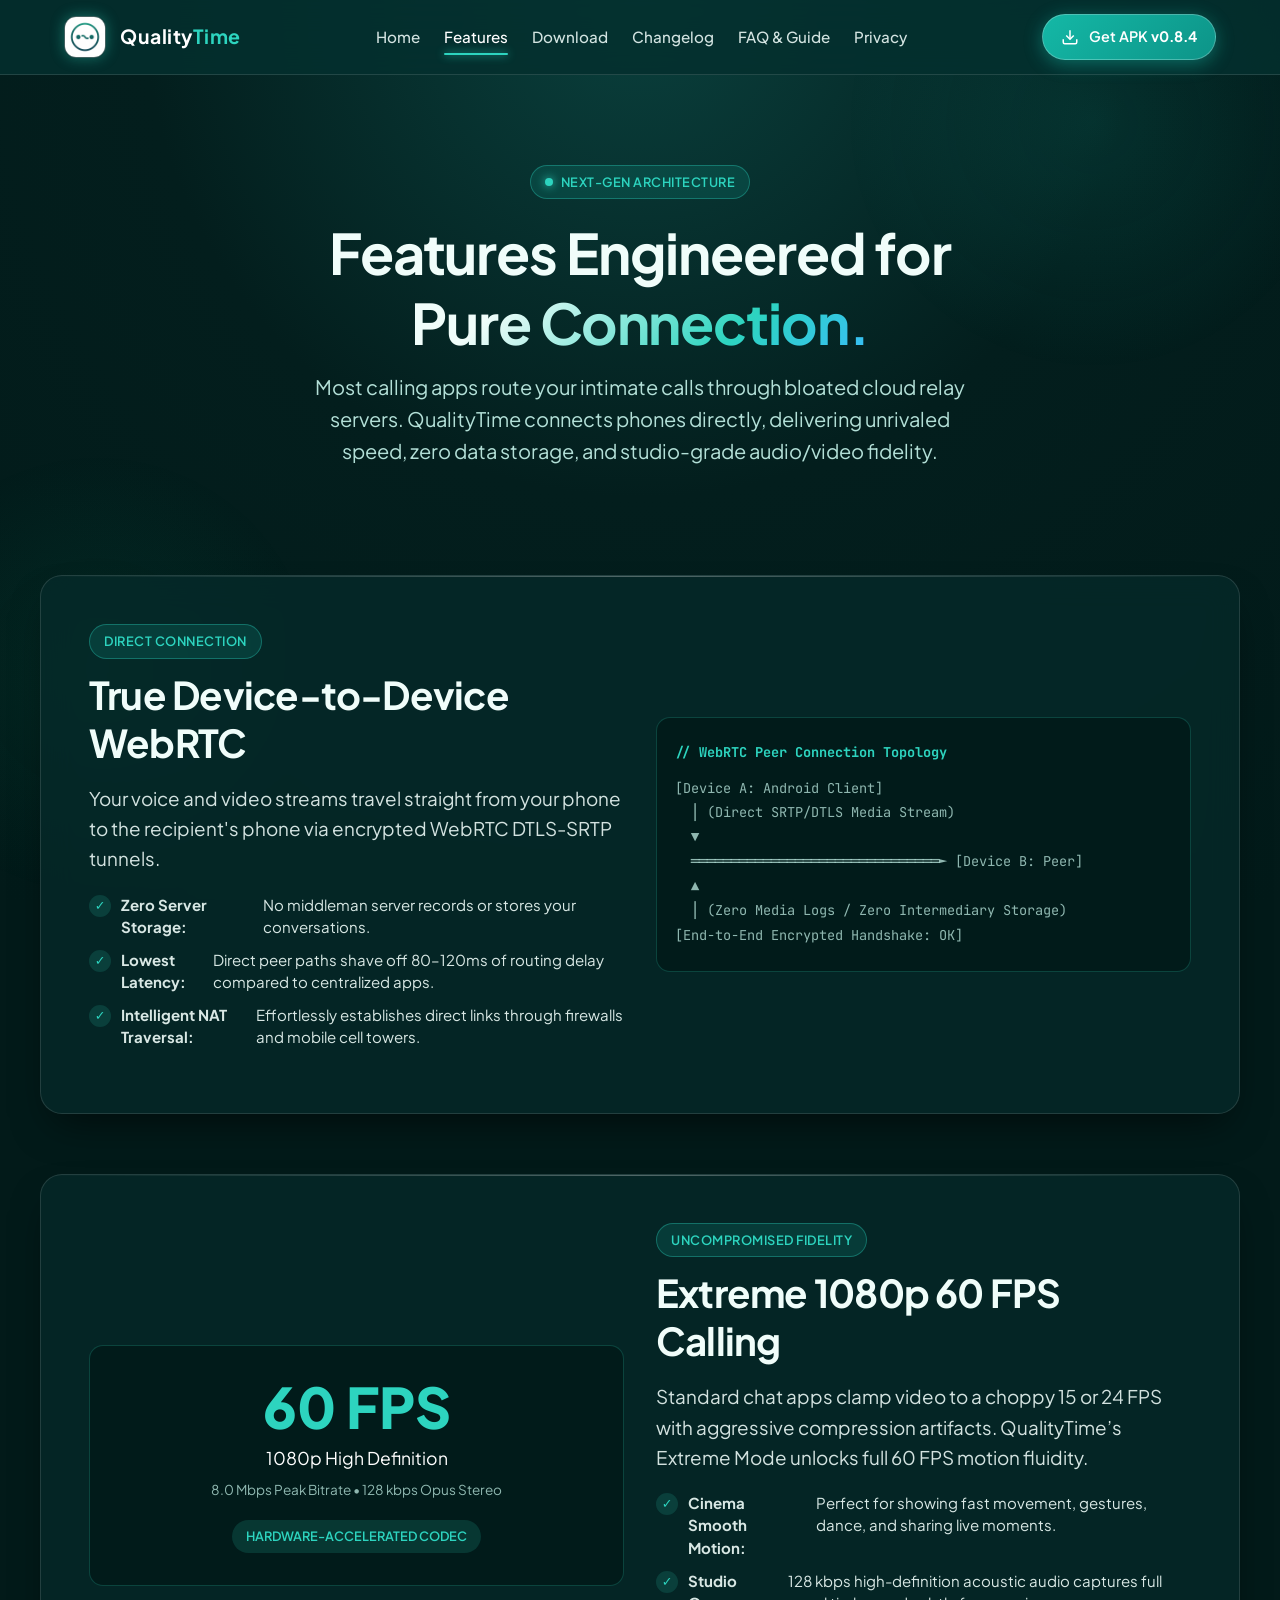
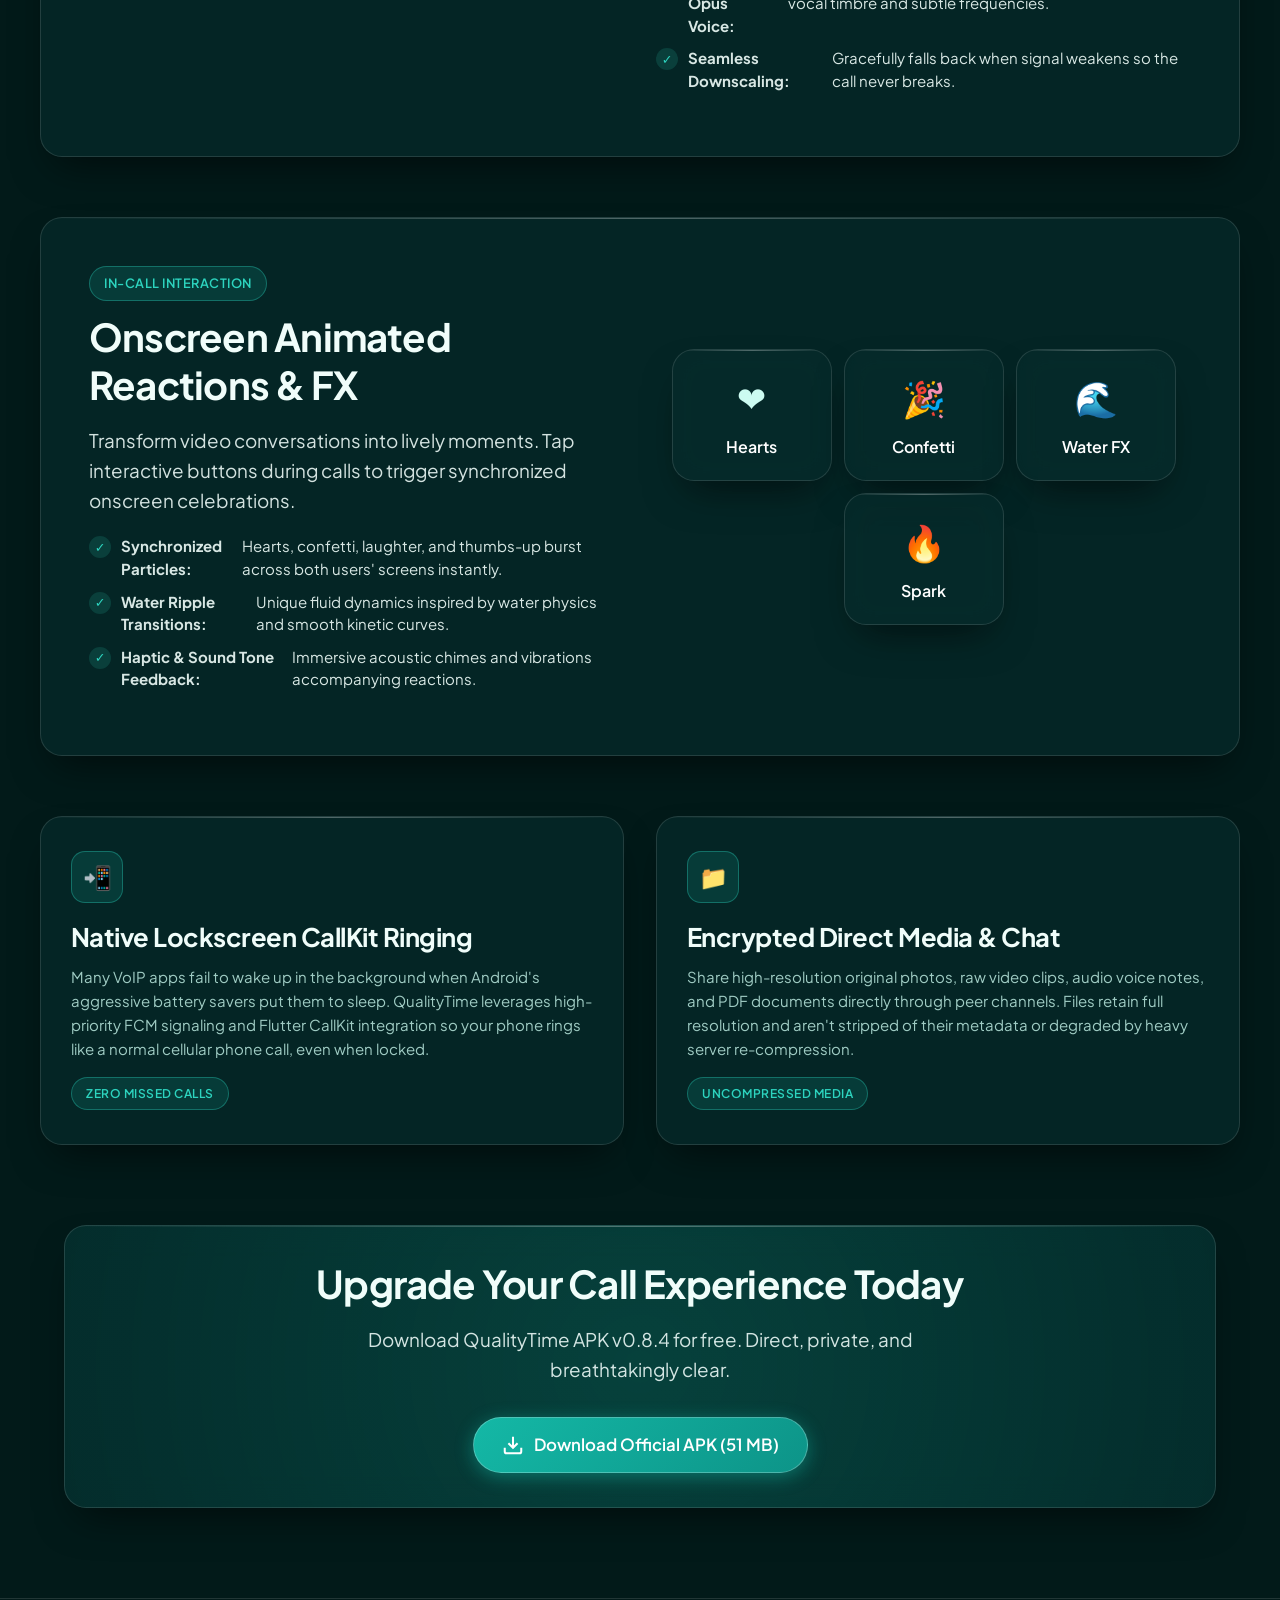
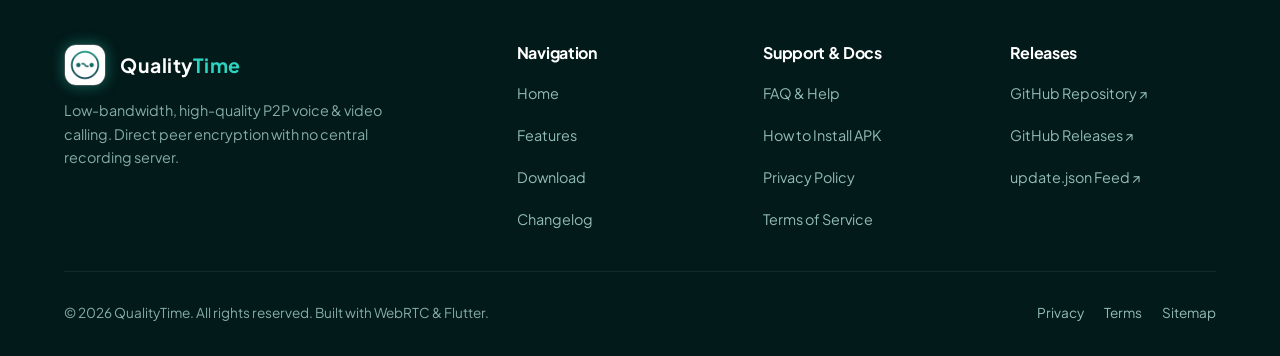
<file: website/features.html>
<!DOCTYPE html>
<html lang="en">
<head>
  <meta charset="UTF-8">
  <meta name="viewport" content="width=device-width, initial-scale=1.0">
  <title>QualityTime Features - WebRTC P2P, 1080p 60fps, Low Bandwidth & Privacy</title>
  
  <!-- SEO Meta Tags -->
  <meta name="description" content="Discover the powerful features of QualityTime. Ultra-low bandwidth P2P calling, 1080p 60 FPS video mode, end-to-end WebRTC encryption, in-call screen animations, and custom frosted glass themes.">
  <meta name="keywords" content="QualityTime features, WebRTC P2P calling, 1080p 60fps video call, low bandwidth video chat, encrypted audio calls, CallKit android incoming call, P2P file sharing">
  <meta name="robots" content="index, follow">
  <link rel="canonical" href="https://qualitytime.pages.dev/features.html">

  <!-- Open Graph -->
  <meta property="og:type" content="website">
  <meta property="og:title" content="QualityTime Features - Extreme Quality Meets Low Bandwidth">
  <meta property="og:description" content="Direct device-to-device video and voice calls. Extreme 60 FPS, end-to-end encryption, and live screen animations.">
  <meta property="og:image" content="https://qualitytime.pages.dev/assets/img/app-icon.png">
  <meta property="og:url" content="https://qualitytime.pages.dev/features.html">

  <!-- Twitter Card -->
  <meta name="twitter:card" content="summary_large_image">
  <meta name="twitter:title" content="QualityTime Calling App Features">
  <meta name="twitter:description" content="Explore WebRTC P2P direct calls, 1080p 60fps extreme mode, data saver profiles, and custom aesthetics.">
  <meta name="twitter:image" content="https://qualitytime.pages.dev/assets/img/app-icon.png">

  <!-- Favicon -->
  <link rel="icon" type="image/png" href="favicon.png">
  <link rel="apple-touch-icon" href="assets/img/app-icon.png">
  <meta name="theme-color" content="#042F2E">

  <!-- Fonts & Stylesheet -->
  <link rel="preconnect" href="https://fonts.googleapis.com">
  <link rel="preconnect" href="https://fonts.gstatic.com" crossorigin>
  <link href="https://fonts.googleapis.com/css2?family=Plus+Jakarta+Sans:wght@400;500;600;700;800&family=JetBrains+Mono:wght@400;600&display=swap" rel="stylesheet">
  <link rel="stylesheet" href="assets/css/style.css">
</head>
<body>

  <!-- Navigation -->
  <header class="navbar">
    <div class="container nav-container">
      <a href="index.html" class="brand">
        <img src="assets/img/app-icon.png" alt="QualityTime Logo" class="brand-icon">
        <span class="brand-name">Quality<span>Time</span></span>
      </a>

      <nav>
        <ul class="nav-links">
          <li><a href="index.html" class="nav-link">Home</a></li>
          <li><a href="features.html" class="nav-link active">Features</a></li>
          <li><a href="download.html" class="nav-link">Download</a></li>
          <li><a href="changelog.html" class="nav-link">Changelog</a></li>
          <li><a href="faq.html" class="nav-link">FAQ & Guide</a></li>
          <li><a href="privacy.html" class="nav-link">Privacy</a></li>
          <li class="nav-mobile-cta">
            <a href="download.html" class="btn btn-primary dyn-apk-link" aria-label="Direct Download APK">
              <svg width="18" height="18" viewBox="0 0 24 24" fill="none" stroke="currentColor" stroke-width="2"><path d="M21 15v4a2 2 0 0 1-2 2H5a2 2 0 0 1-2-2v-4"/><polyline points="7 10 12 15 17 10"/><line x1="12" y1="15" x2="12" y2="3"/></svg>
              <span>Download APK (<strong class="dyn-version">v0.8.4</strong>)</span>
            </a>
          </li>
        </ul>
      </nav>

      <div class="nav-cta">
        <a href="download.html" class="btn btn-primary btn-sm dyn-apk-link" aria-label="Direct Download APK">
          <svg width="18" height="18" viewBox="0 0 24 24" fill="none" stroke="currentColor" stroke-width="2"><path d="M21 15v4a2 2 0 0 1-2 2H5a2 2 0 0 1-2-2v-4"/><polyline points="7 10 12 15 17 10"/><line x1="12" y1="15" x2="12" y2="3"/></svg>
          <span>Get APK <strong class="dyn-version">v0.8.4</strong></span>
        </a>
        <button class="menu-toggle" aria-label="Toggle navigation menu">☰</button>
      </div>
    </div>
  </header>

  <!-- Features Hero -->
  <section class="hero" style="padding-bottom: 40px;">
    <div class="container">
      <div class="pill">
        <span class="pulse-dot"></span>
        <span>NEXT-GEN ARCHITECTURE</span>
      </div>
      <h1 class="hero-title">Features Engineered for <br><span class="text-gradient">Pure Connection.</span></h1>
      <p class="hero-subtitle">
        Most calling apps route your intimate calls through bloated cloud relay servers. QualityTime connects phones directly, delivering unrivaled speed, zero data storage, and studio-grade audio/video fidelity.
      </p>
    </div>
  </section>

  <!-- Deep Dive 1: P2P & WebRTC -->
  <section class="container" style="padding: 40px 0;">
    <div class="glass-card" style="padding: 48px;">
      <div class="grid-2" style="align-items: center;">
        <div>
          <div class="pill" style="margin-bottom: 12px;">DIRECT CONNECTION</div>
          <h2 style="margin-bottom: 16px;">True Device-to-Device WebRTC</h2>
          <p class="lead" style="margin-bottom: 20px;">
            Your voice and video streams travel straight from your phone to the recipient's phone via encrypted WebRTC DTLS-SRTP tunnels.
          </p>
          <ul class="notes-list">
            <li><strong>Zero Server Storage:</strong> No middleman server records or stores your conversations.</li>
            <li><strong>Lowest Latency:</strong> Direct peer paths shave off 80–120ms of routing delay compared to centralized apps.</li>
            <li><strong>Intelligent NAT Traversal:</strong> Effortlessly establishes direct links through firewalls and mobile cell towers.</li>
          </ul>
        </div>
        <div style="background: rgba(2, 26, 25, 0.85); border: 1px solid var(--border-glass); border-radius: var(--radius-md); padding: 24px 18px; font-family: var(--font-mono); font-size: 0.85rem; overflow-x: auto; max-width: 100%; -webkit-overflow-scrolling: touch;">
          <div style="color: #2dd4bf; margin-bottom: 12px; font-weight: 700;">// WebRTC Peer Connection Topology</div>
          <div style="color: rgba(204, 251, 241, 0.7); line-height: 1.8; min-width: 280px;">
            [Device A: Android Client]<br>
            &nbsp;&nbsp;│ (Direct SRTP/DTLS Media Stream)<br>
            &nbsp;&nbsp;▼<br>
            &nbsp;&nbsp;═══════════════════════════════► [Device B: Peer]<br>
            &nbsp;&nbsp;▲<br>
            &nbsp;&nbsp;│ (Zero Media Logs / Zero Intermediary Storage)<br>
            [End-to-End Encrypted Handshake: OK]
          </div>
        </div>
      </div>
    </div>
  </section>

  <!-- Deep Dive 2: 1080p 60 FPS Extreme Mode -->
  <section class="container" style="padding: 20px 0 40px;">
    <div class="glass-card" style="padding: 48px;">
      <div class="grid-2" style="align-items: center;">
        <div style="background: rgba(2, 26, 25, 0.85); border: 1px solid var(--border-glass); border-radius: var(--radius-md); padding: 32px; text-align: center;">
          <div style="font-size: 3.5rem; font-weight: 800; color: #2dd4bf; line-height: 1;">60 FPS</div>
          <div style="font-size: 1.1rem; color: #fff; margin: 10px 0 6px;">1080p High Definition</div>
          <p class="subtle" style="font-size: 0.85rem;">8.0 Mbps Peak Bitrate &bull; 128 kbps Opus Stereo</p>
          <div style="margin-top: 20px; display: inline-block; padding: 6px 14px; background: rgba(45, 212, 191, 0.15); border-radius: 20px; color: #2dd4bf; font-weight: 600; font-size: 0.8rem;">
            HARDWARE-ACCELERATED CODEC
          </div>
        </div>

        <div>
          <div class="pill" style="margin-bottom: 12px;">UNCOMPROMISED FIDELITY</div>
          <h2 style="margin-bottom: 16px;">Extreme 1080p 60 FPS Calling</h2>
          <p class="lead" style="margin-bottom: 20px;">
            Standard chat apps clamp video to a choppy 15 or 24 FPS with aggressive compression artifacts. QualityTime’s Extreme Mode unlocks full 60 FPS motion fluidity.
          </p>
          <ul class="notes-list">
            <li><strong>Cinema Smooth Motion:</strong> Perfect for showing fast movement, gestures, dance, and sharing live moments.</li>
            <li><strong>Studio Opus Voice:</strong> 128 kbps high-definition acoustic audio captures full vocal timbre and subtle frequencies.</li>
            <li><strong>Seamless Downscaling:</strong> Gracefully falls back when signal weakens so the call never breaks.</li>
          </ul>
        </div>
      </div>
    </div>
  </section>

  <!-- Deep Dive 3: Interactive FX & Reactions -->
  <section class="container" style="padding: 20px 0 40px;">
    <div class="glass-card" style="padding: 48px;">
      <div class="grid-2" style="align-items: center;">
        <div>
          <div class="pill" style="margin-bottom: 12px;">IN-CALL INTERACTION</div>
          <h2 style="margin-bottom: 16px;">Onscreen Animated Reactions & FX</h2>
          <p class="lead" style="margin-bottom: 20px;">
            Transform video conversations into lively moments. Tap interactive buttons during calls to trigger synchronized onscreen celebrations.
          </p>
          <ul class="notes-list">
            <li><strong>Synchronized Particles:</strong> Hearts, confetti, laughter, and thumbs-up burst across both users' screens instantly.</li>
            <li><strong>Water Ripple Transitions:</strong> Unique fluid dynamics inspired by water physics and smooth kinetic curves.</li>
            <li><strong>Haptic & Sound Tone Feedback:</strong> Immersive acoustic chimes and vibrations accompanying reactions.</li>
          </ul>
        </div>
        <div style="display: flex; gap: 12px; justify-content: center; flex-wrap: wrap;">
          <div class="glass-card" style="padding: 20px 14px; text-align: center; flex: 1 1 calc(50% - 12px); min-width: 110px; max-width: 160px;">
            <div style="font-size: 2.2rem; margin-bottom: 8px;">❤️</div>
            <div style="font-weight: 600; color: #fff;">Hearts</div>
          </div>
          <div class="glass-card" style="padding: 20px 14px; text-align: center; flex: 1 1 calc(50% - 12px); min-width: 110px; max-width: 160px;">
            <div style="font-size: 2.2rem; margin-bottom: 8px;">🎉</div>
            <div style="font-weight: 600; color: #fff;">Confetti</div>
          </div>
          <div class="glass-card" style="padding: 20px 14px; text-align: center; flex: 1 1 calc(50% - 12px); min-width: 110px; max-width: 160px;">
            <div style="font-size: 2.2rem; margin-bottom: 8px;">🌊</div>
            <div style="font-weight: 600; color: #fff;">Water FX</div>
          </div>
          <div class="glass-card" style="padding: 20px 14px; text-align: center; flex: 1 1 calc(50% - 12px); min-width: 110px; max-width: 160px;">
            <div style="font-size: 2.2rem; margin-bottom: 8px;">🔥</div>
            <div style="font-weight: 600; color: #fff;">Spark</div>
          </div>
        </div>
      </div>
    </div>
  </section>

  <!-- Deep Dive 4: Lockscreen Ringing & Direct Media Sharing -->
  <section class="container" style="padding: 20px 0 80px;">
    <div class="grid-2">
      <div class="glass-card">
        <div class="feature-icon-box">📲</div>
        <h3 style="margin-bottom: 12px;">Native Lockscreen CallKit Ringing</h3>
        <p class="feature-desc" style="margin-bottom: 16px;">
          Many VoIP apps fail to wake up in the background when Android's aggressive battery savers put them to sleep. QualityTime leverages high-priority FCM signaling and Flutter CallKit integration so your phone rings like a normal cellular phone call, even when locked.
        </p>
        <span class="pill" style="font-size: 0.75rem;">ZERO MISSED CALLS</span>
      </div>

      <div class="glass-card">
        <div class="feature-icon-box">📁</div>
        <h3 style="margin-bottom: 12px;">Encrypted Direct Media & Chat</h3>
        <p class="feature-desc" style="margin-bottom: 16px;">
          Share high-resolution original photos, raw video clips, audio voice notes, and PDF documents directly through peer channels. Files retain full resolution and aren't stripped of their metadata or degraded by heavy server re-compression.
        </p>
        <span class="pill" style="font-size: 0.75rem;">UNCOMPRESSED MEDIA</span>
      </div>
    </div>
  </section>

  <!-- CTA Banner -->
  <section class="container" style="padding-bottom: 90px;">
    <div class="glass-card" style="text-align: center; background: radial-gradient(circle at 50% 50%, rgba(20, 184, 166, 0.25) 0%, rgba(4, 47, 46, 0.9) 100%);">
      <h2 style="margin-bottom: 16px;">Upgrade Your Call Experience Today</h2>
      <p class="lead" style="max-width: 600px; margin: 0 auto 32px;">Download QualityTime APK <span class="dyn-version">v0.8.4</span> for free. Direct, private, and breathtakingly clear.</p>
      
      <a href="https://github.com/Sankha07x/qualitytime-releases/releases/download/v0.8.4/app-arm64-v8a-release.apk" class="btn btn-primary btn-lg dyn-apk-link">
        <svg width="22" height="22" viewBox="0 0 24 24" fill="none" stroke="currentColor" stroke-width="2.2"><path d="M21 15v4a2 2 0 0 1-2 2H5a2 2 0 0 1-2-2v-4"/><polyline points="7 10 12 15 17 10"/><line x1="12" y1="15" x2="12" y2="3"/></svg>
        <span>Download Official APK (<span class="dyn-size">51 MB</span>)</span>
      </a>
    </div>
  </section>

  <!-- Footer -->
  <footer class="footer">
    <div class="container">
      <div class="footer-grid">
        <div class="footer-brand">
          <div class="brand">
            <img src="assets/img/app-icon.png" alt="QualityTime Logo" class="brand-icon">
            <span class="brand-name">Quality<span>Time</span></span>
          </div>
          <p>Low-bandwidth, high-quality P2P voice & video calling. Direct peer encryption with no central recording server.</p>
        </div>

        <div class="footer-col">
          <h4>Navigation</h4>
          <ul class="footer-links">
            <li><a href="index.html" class="footer-link">Home</a></li>
            <li><a href="features.html" class="footer-link">Features</a></li>
            <li><a href="download.html" class="footer-link">Download</a></li>
            <li><a href="changelog.html" class="footer-link">Changelog</a></li>
          </ul>
        </div>

        <div class="footer-col">
          <h4>Support & Docs</h4>
          <ul class="footer-links">
            <li><a href="faq.html" class="footer-link">FAQ & Help</a></li>
            <li><a href="download.html#install-guide" class="footer-link">How to Install APK</a></li>
            <li><a href="privacy.html" class="footer-link">Privacy Policy</a></li>
            <li><a href="terms.html" class="footer-link">Terms of Service</a></li>
          </ul>
        </div>

        <div class="footer-col">
          <h4>Releases</h4>
          <ul class="footer-links">
            <li><a href="https://github.com/Sankha07x/qualitytime-releases" target="_blank" rel="noopener" class="footer-link">GitHub Repository ↗</a></li>
            <li><a href="https://github.com/Sankha07x/qualitytime-releases/releases" target="_blank" rel="noopener" class="footer-link">GitHub Releases ↗</a></li>
            <li><a href="https://raw.githubusercontent.com/Sankha07x/qualitytime-releases/main/update.json" target="_blank" rel="noopener" class="footer-link">update.json Feed ↗</a></li>
          </ul>
        </div>
      </div>

      <div class="footer-bottom">
        <div>&copy; 2026 QualityTime. All rights reserved. Built with WebRTC & Flutter.</div>
        <div style="display: flex; gap: 20px;">
          <a href="privacy.html" class="footer-link">Privacy</a>
          <a href="terms.html" class="footer-link">Terms</a>
          <a href="sitemap.xml" class="footer-link">Sitemap</a>
        </div>
      </div>
    </div>
  </footer>

  <script src="assets/js/main.js"></script>
</body>
</html>
</file>
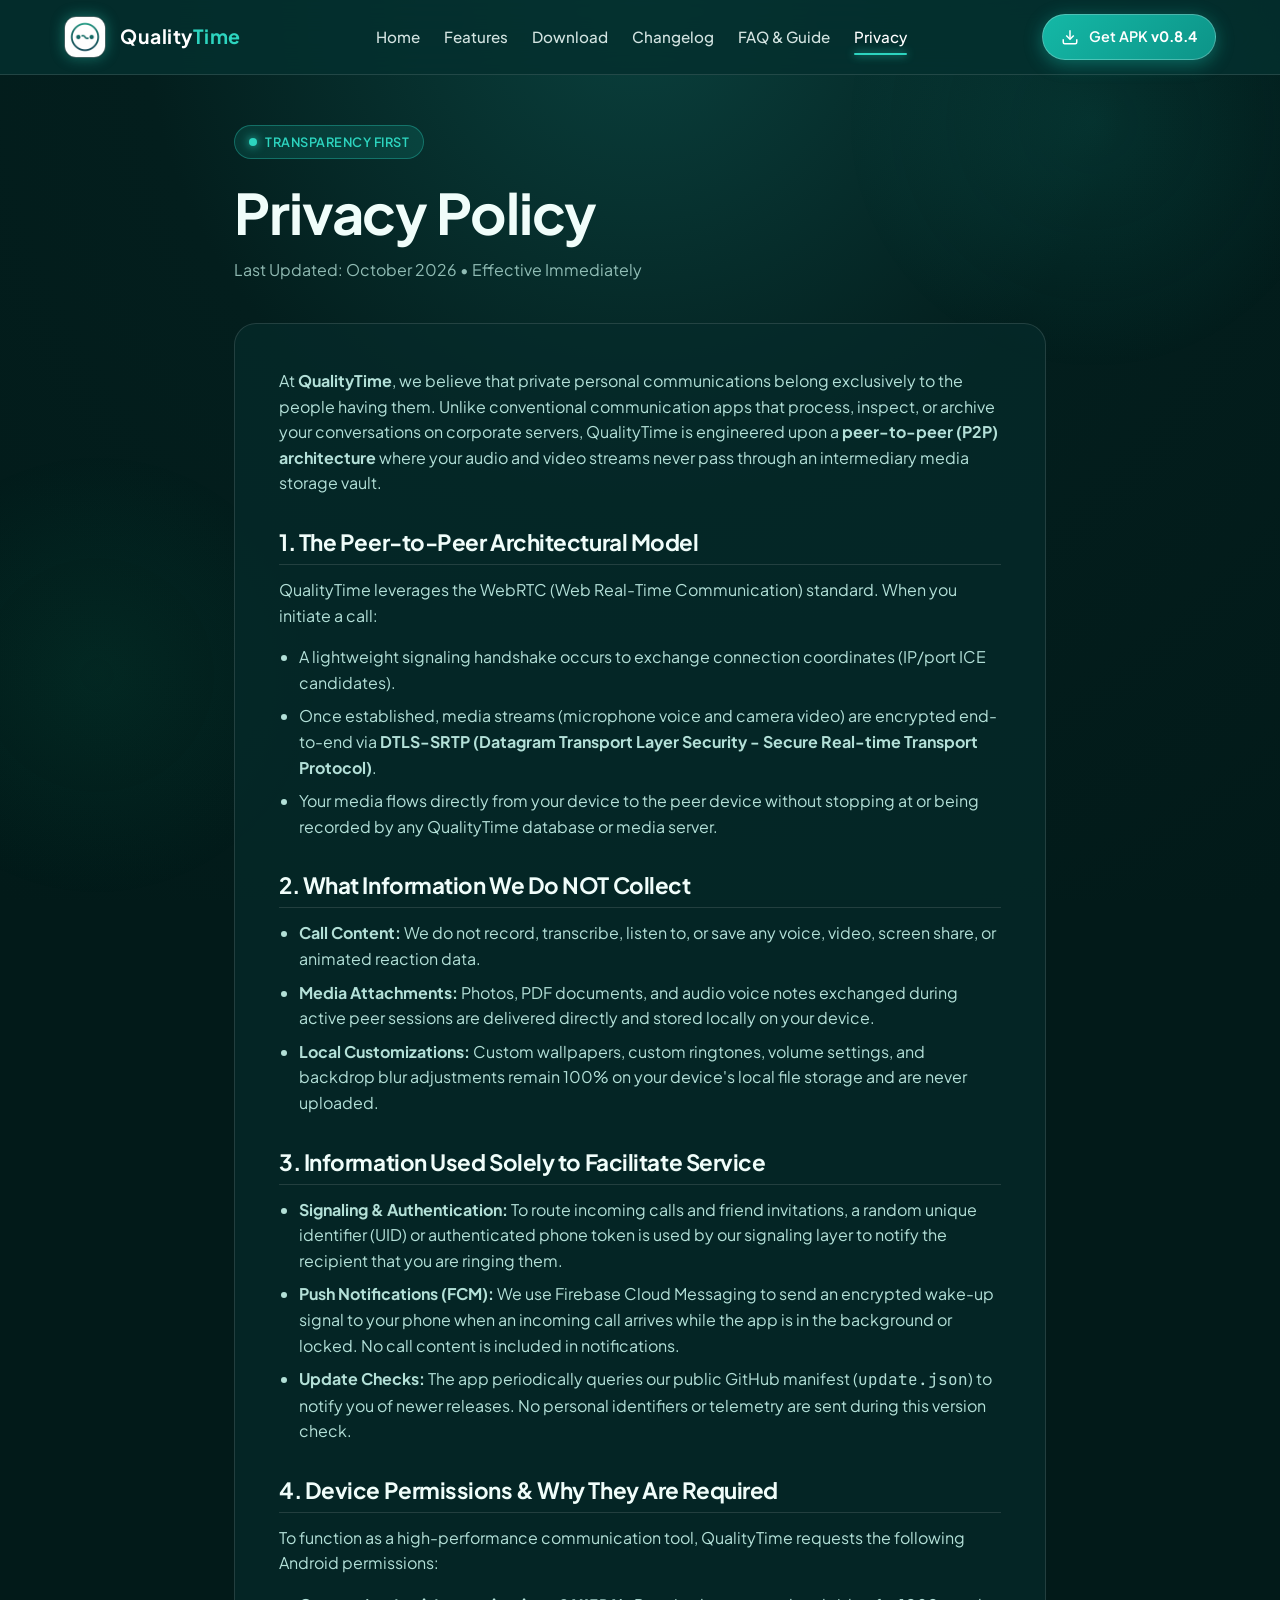
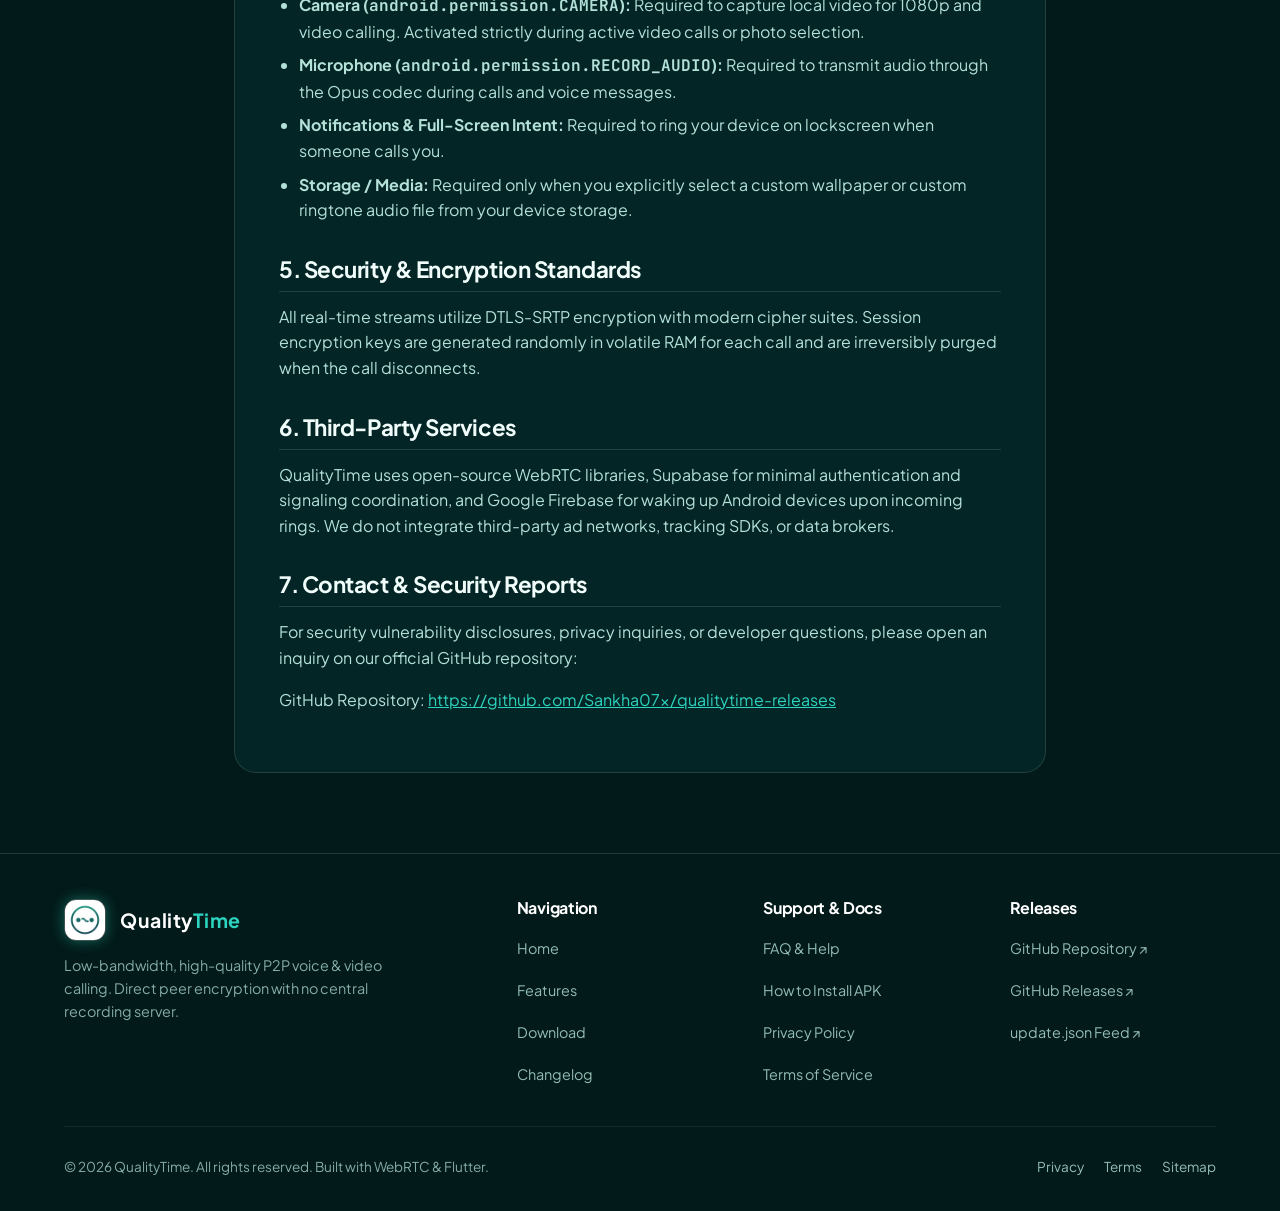
<file: website/privacy.html>
<!DOCTYPE html>
<html lang="en">
<head>
  <meta charset="UTF-8">
  <meta name="viewport" content="width=device-width, initial-scale=1.0">
  <title>QualityTime Privacy Policy - Zero-Log P2P Encryption & Data Protection</title>
  
  <!-- SEO Meta Tags -->
  <meta name="description" content="Privacy Policy for QualityTime peer-to-peer calling app. Learn how we protect your privacy with direct device-to-device WebRTC encryption and zero media data retention.">
  <meta name="keywords" content="QualityTime privacy policy, encrypted calling privacy, P2P call security, no log voice calling, WebRTC security">
  <meta name="robots" content="index, follow">
  <link rel="canonical" href="https://qualitytime.pages.dev/privacy.html">

  <!-- Open Graph -->
  <meta property="og:type" content="website">
  <meta property="og:title" content="QualityTime Privacy Policy">
  <meta property="og:description" content="Our commitment to zero media retention and peer-to-peer privacy.">
  <meta property="og:image" content="https://qualitytime.pages.dev/assets/img/app-icon.png">
  <meta property="og:url" content="https://qualitytime.pages.dev/privacy.html">

  <!-- Favicon -->
  <link rel="icon" type="image/png" href="favicon.png">
  <link rel="apple-touch-icon" href="assets/img/app-icon.png">
  <meta name="theme-color" content="#042F2E">

  <!-- Fonts & CSS -->
  <link rel="preconnect" href="https://fonts.googleapis.com">
  <link rel="preconnect" href="https://fonts.gstatic.com" crossorigin>
  <link href="https://fonts.googleapis.com/css2?family=Plus+Jakarta+Sans:wght@400;500;600;700;800&family=JetBrains+Mono:wght@400;600&display=swap" rel="stylesheet">
  <link rel="stylesheet" href="assets/css/style.css">
</head>
<body>

  <!-- Navigation -->
  <header class="navbar">
    <div class="container nav-container">
      <a href="index.html" class="brand">
        <img src="assets/img/app-icon.png" alt="QualityTime Logo" class="brand-icon">
        <span class="brand-name">Quality<span>Time</span></span>
      </a>

      <nav>
        <ul class="nav-links">
          <li><a href="index.html" class="nav-link">Home</a></li>
          <li><a href="features.html" class="nav-link">Features</a></li>
          <li><a href="download.html" class="nav-link">Download</a></li>
          <li><a href="changelog.html" class="nav-link">Changelog</a></li>
          <li><a href="faq.html" class="nav-link">FAQ & Guide</a></li>
          <li><a href="privacy.html" class="nav-link active">Privacy</a></li>
          <li class="nav-mobile-cta">
            <a href="download.html" class="btn btn-primary dyn-apk-link" aria-label="Direct Download APK">
              <svg width="18" height="18" viewBox="0 0 24 24" fill="none" stroke="currentColor" stroke-width="2"><path d="M21 15v4a2 2 0 0 1-2 2H5a2 2 0 0 1-2-2v-4"/><polyline points="7 10 12 15 17 10"/><line x1="12" y1="15" x2="12" y2="3"/></svg>
              <span>Download APK (<strong class="dyn-version">v0.8.4</strong>)</span>
            </a>
          </li>
        </ul>
      </nav>

      <div class="nav-cta">
        <a href="download.html" class="btn btn-primary btn-sm dyn-apk-link" aria-label="Direct Download APK">
          <svg width="18" height="18" viewBox="0 0 24 24" fill="none" stroke="currentColor" stroke-width="2"><path d="M21 15v4a2 2 0 0 1-2 2H5a2 2 0 0 1-2-2v-4"/><polyline points="7 10 12 15 17 10"/><line x1="12" y1="15" x2="12" y2="3"/></svg>
          <span>Get APK <strong class="dyn-version">v0.8.4</strong></span>
        </a>
        <button class="menu-toggle" aria-label="Toggle navigation menu">☰</button>
      </div>
    </div>
  </header>

  <!-- Content Section -->
  <div class="container container-narrow" style="padding-top: 50px;">
    <div class="pill">
      <span class="pulse-dot"></span>
      <span>TRANSPARENCY FIRST</span>
    </div>
    <h1 style="margin: 18px 0 10px;">Privacy Policy</h1>
    <p class="subtle">Last Updated: October 2026 &bull; Effective Immediately</p>

    <div class="legal-content">
      <p>
        At <strong>QualityTime</strong>, we believe that private personal communications belong exclusively to the people having them. Unlike conventional communication apps that process, inspect, or archive your conversations on corporate servers, QualityTime is engineered upon a <strong>peer-to-peer (P2P) architecture</strong> where your audio and video streams never pass through an intermediary media storage vault.
      </p>

      <h2>1. The Peer-to-Peer Architectural Model</h2>
      <p>
        QualityTime leverages the WebRTC (Web Real-Time Communication) standard. When you initiate a call:
      </p>
      <ul>
        <li>A lightweight signaling handshake occurs to exchange connection coordinates (IP/port ICE candidates).</li>
        <li>Once established, media streams (microphone voice and camera video) are encrypted end-to-end via <strong>DTLS-SRTP (Datagram Transport Layer Security - Secure Real-time Transport Protocol)</strong>.</li>
        <li>Your media flows directly from your device to the peer device without stopping at or being recorded by any QualityTime database or media server.</li>
      </ul>

      <h2>2. What Information We Do NOT Collect</h2>
      <ul>
        <li><strong>Call Content:</strong> We do not record, transcribe, listen to, or save any voice, video, screen share, or animated reaction data.</li>
        <li><strong>Media Attachments:</strong> Photos, PDF documents, and audio voice notes exchanged during active peer sessions are delivered directly and stored locally on your device.</li>
        <li><strong>Local Customizations:</strong> Custom wallpapers, custom ringtones, volume settings, and backdrop blur adjustments remain 100% on your device's local file storage and are never uploaded.</li>
      </ul>

      <h2>3. Information Used Solely to Facilitate Service</h2>
      <ul>
        <li><strong>Signaling & Authentication:</strong> To route incoming calls and friend invitations, a random unique identifier (UID) or authenticated phone token is used by our signaling layer to notify the recipient that you are ringing them.</li>
        <li><strong>Push Notifications (FCM):</strong> We use Firebase Cloud Messaging to send an encrypted wake-up signal to your phone when an incoming call arrives while the app is in the background or locked. No call content is included in notifications.</li>
        <li><strong>Update Checks:</strong> The app periodically queries our public GitHub manifest (<code>update.json</code>) to notify you of newer releases. No personal identifiers or telemetry are sent during this version check.</li>
      </ul>

      <h2>4. Device Permissions & Why They Are Required</h2>
      <p>To function as a high-performance communication tool, QualityTime requests the following Android permissions:</p>
      <ul>
        <li><strong>Camera (<code>android.permission.CAMERA</code>):</strong> Required to capture local video for 1080p and video calling. Activated strictly during active video calls or photo selection.</li>
        <li><strong>Microphone (<code>android.permission.RECORD_AUDIO</code>):</strong> Required to transmit audio through the Opus codec during calls and voice messages.</li>
        <li><strong>Notifications & Full-Screen Intent:</strong> Required to ring your device on lockscreen when someone calls you.</li>
        <li><strong>Storage / Media:</strong> Required only when you explicitly select a custom wallpaper or custom ringtone audio file from your device storage.</li>
      </ul>

      <h2>5. Security & Encryption Standards</h2>
      <p>
        All real-time streams utilize DTLS-SRTP encryption with modern cipher suites. Session encryption keys are generated randomly in volatile RAM for each call and are irreversibly purged when the call disconnects.
      </p>

      <h2>6. Third-Party Services</h2>
      <p>
        QualityTime uses open-source WebRTC libraries, Supabase for minimal authentication and signaling coordination, and Google Firebase for waking up Android devices upon incoming rings. We do not integrate third-party ad networks, tracking SDKs, or data brokers.
      </p>

      <h2>7. Contact & Security Reports</h2>
      <p>
        For security vulnerability disclosures, privacy inquiries, or developer questions, please open an inquiry on our official GitHub repository:
      </p>
      <p>
        GitHub Repository: <a href="https://github.com/Sankha07x/qualitytime-releases" target="_blank" rel="noopener" style="color: #2dd4bf; text-decoration: underline;">https://github.com/Sankha07x/qualitytime-releases</a>
      </p>
    </div>
  </div>

  <!-- Footer -->
  <footer class="footer">
    <div class="container">
      <div class="footer-grid">
        <div class="footer-brand">
          <div class="brand">
            <img src="assets/img/app-icon.png" alt="QualityTime Logo" class="brand-icon">
            <span class="brand-name">Quality<span>Time</span></span>
          </div>
          <p>Low-bandwidth, high-quality P2P voice & video calling. Direct peer encryption with no central recording server.</p>
        </div>

        <div class="footer-col">
          <h4>Navigation</h4>
          <ul class="footer-links">
            <li><a href="index.html" class="footer-link">Home</a></li>
            <li><a href="features.html" class="footer-link">Features</a></li>
            <li><a href="download.html" class="footer-link">Download</a></li>
            <li><a href="changelog.html" class="footer-link">Changelog</a></li>
          </ul>
        </div>

        <div class="footer-col">
          <h4>Support & Docs</h4>
          <ul class="footer-links">
            <li><a href="faq.html" class="footer-link">FAQ & Help</a></li>
            <li><a href="download.html#install-guide" class="footer-link">How to Install APK</a></li>
            <li><a href="privacy.html" class="footer-link">Privacy Policy</a></li>
            <li><a href="terms.html" class="footer-link">Terms of Service</a></li>
          </ul>
        </div>

        <div class="footer-col">
          <h4>Releases</h4>
          <ul class="footer-links">
            <li><a href="https://github.com/Sankha07x/qualitytime-releases" target="_blank" rel="noopener" class="footer-link">GitHub Repository ↗</a></li>
            <li><a href="https://github.com/Sankha07x/qualitytime-releases/releases" target="_blank" rel="noopener" class="footer-link">GitHub Releases ↗</a></li>
            <li><a href="https://raw.githubusercontent.com/Sankha07x/qualitytime-releases/main/update.json" target="_blank" rel="noopener" class="footer-link">update.json Feed ↗</a></li>
          </ul>
        </div>
      </div>

      <div class="footer-bottom">
        <div>&copy; 2026 QualityTime. All rights reserved. Built with WebRTC & Flutter.</div>
        <div style="display: flex; gap: 20px;">
          <a href="privacy.html" class="footer-link">Privacy</a>
          <a href="terms.html" class="footer-link">Terms</a>
          <a href="sitemap.xml" class="footer-link">Sitemap</a>
        </div>
      </div>
    </div>
  </footer>

  <script src="assets/js/main.js"></script>
</body>
</html>
</file>
<file: docs/assets/css/style.css>
/* ==========================================================================
   QualityTime Official Website Stylesheet
   Theme: Pine Teal (#042F2E), Emerald & Neon Mint (#14B8A6 / #2DD4BF),
   Glassmorphism (Frosted Glass), Modern Minimalist & Fully Responsive
   Mobile-First (320px+ phones, tablets, desktop)
   ========================================================================== */

:root {
  --bg-darkest: #021a19;
  --bg-primary: #042f2e;
  --bg-radial-1: #0a403d;
  --bg-radial-2: #031e1d;
  --bg-card: rgba(6, 44, 43, 0.7);
  --bg-card-hover: rgba(9, 58, 56, 0.88);
  --bg-glass-input: rgba(2, 26, 25, 0.7);
  
  --primary: #14b8a6;
  --primary-glow: #2dd4bf;
  --primary-deep: #0f766e;
  --accent-cyan: #38bdf8;
  --accent-emerald: #10b981;
  --accent-purple: #a855f7;
  
  --text-main: #f0fdfa;
  --text-body: #ccfbf1;
  --text-muted: #99f6e4;
  --text-dim: #5eead4;
  --text-subtle: #94a3b8;
  --border-glass: rgba(45, 212, 191, 0.22);
  --border-glass-light: rgba(255, 255, 255, 0.12);
  --border-focus: #2dd4bf;

  --shadow-glow: 0 0 35px -8px rgba(45, 212, 191, 0.35);
  --shadow-card: 0 20px 40px -15px rgba(0, 0, 0, 0.6);
  --shadow-sm: 0 4px 12px rgba(0, 0, 0, 0.25);
  
  --radius-sm: 8px;
  --radius-md: 14px;
  --radius-lg: 22px;
  --radius-full: 9999px;
  
  --font-sans: 'Plus Jakarta Sans', system-ui, -apple-system, BlinkMacSystemFont, 'Segoe UI', Roboto, Helvetica, Arial, sans-serif;
  --font-mono: 'JetBrains Mono', 'Fira Code', Menlo, Consolas, monospace;

  --transition-smooth: all 0.25s cubic-bezier(0.16, 1, 0.3, 1);
}

/* Reset & Mobile-First Foundation */
*, *::before, *::after {
  box-sizing: border-box;
  margin: 0;
  padding: 0;
}

html {
  font-family: var(--font-sans);
  background-color: var(--bg-darkest);
  color: var(--text-body);
  scroll-behavior: smooth;
  -webkit-font-smoothing: antialiased;
  -moz-osx-font-smoothing: grayscale;
  overflow-x: hidden;
  max-width: 100vw;
  width: 100%;
}

body {
  min-height: 100vh;
  display: flex;
  flex-direction: column;
  background: radial-gradient(circle at 50% 0%, var(--bg-radial-1) 0%, var(--bg-radial-2) 45%, var(--bg-darkest) 100%);
  background-attachment: fixed;
  overflow-x: hidden;
  max-width: 100vw;
  width: 100%;
  position: relative;
  line-height: 1.6;
  font-size: 16px;
  -webkit-text-size-adjust: 100%;
  -webkit-tap-highlight-color: rgba(45, 212, 191, 0.2);
}

body.nav-open {
  overflow: hidden;
}

/* Subtle ambient background glow circles (constrained to prevent overflow) */
body::before {
  content: '';
  position: fixed;
  top: -10vw;
  right: -5vw;
  width: 45vw;
  height: 45vw;
  max-width: 500px;
  max-height: 500px;
  background: radial-gradient(circle, rgba(20, 184, 166, 0.12) 0%, transparent 70%);
  border-radius: 50%;
  pointer-events: none;
  z-index: 0;
}

body::after {
  content: '';
  position: fixed;
  bottom: 0;
  left: -10vw;
  width: 40vw;
  height: 40vw;
  max-width: 450px;
  max-height: 450px;
  background: radial-gradient(circle, rgba(16, 185, 129, 0.08) 0%, transparent 70%);
  border-radius: 50%;
  pointer-events: none;
  z-index: 0;
}

/* Responsive media & images */
img, svg, video, canvas, audio, iframe, embed, object {
  display: block;
  max-width: 100%;
  height: auto;
}

a {
  color: inherit;
  text-decoration: none;
  transition: var(--transition-smooth);
}

button, input, select {
  font-family: inherit;
}

/* Text Word Wrap & Break Protection */
h1, h2, h3, h4, h5, h6, p, li, span, a, label {
  overflow-wrap: break-word;
  word-break: normal;
}

.code-inline, pre, code {
  font-family: var(--font-mono);
  word-break: break-all;
  overflow-wrap: anywhere;
}

/* Containers */
.container {
  width: 100%;
  max-width: 1200px;
  margin: 0 auto;
  padding: 0 16px;
  position: relative;
  z-index: 1;
}

@media (min-width: 768px) {
  .container {
    padding: 0 24px;
  }
}

.container-narrow {
  max-width: 860px;
}

/* Typography Helpers */
h1, h2, h3, h4, h5, h6 {
  color: var(--text-main);
  font-weight: 700;
  line-height: 1.25;
  letter-spacing: -0.02em;
}

h1 { font-size: clamp(1.85rem, 6vw, 3.5rem); }
h2 { font-size: clamp(1.45rem, 4.5vw, 2.4rem); }
h3 { font-size: clamp(1.15rem, 3.5vw, 1.6rem); }
h4 { font-size: 1.1rem; }

.text-gradient {
  background: linear-gradient(135deg, #f0fdfa 20%, #2dd4bf 70%, #38bdf8 100%);
  -webkit-background-clip: text;
  -webkit-text-fill-color: transparent;
}

.text-gradient-alt {
  background: linear-gradient(135deg, #2dd4bf 0%, #10b981 100%);
  -webkit-background-clip: text;
  -webkit-text-fill-color: transparent;
}

.lead {
  font-size: clamp(1rem, 2.8vw, 1.18rem);
  color: rgba(240, 253, 250, 0.88);
  line-height: 1.6;
}

.subtle {
  color: rgba(204, 251, 241, 0.7);
}

/* Navigation Bar */
.navbar {
  position: sticky;
  top: 0;
  width: 100%;
  z-index: 1000;
  backdrop-filter: blur(20px);
  -webkit-backdrop-filter: blur(20px);
  background: rgba(4, 47, 46, 0.85);
  border-bottom: 1px solid var(--border-glass-light);
  transition: var(--transition-smooth);
}

.nav-container {
  display: flex;
  align-items: center;
  justify-content: space-between;
  height: 68px;
}

@media (min-width: 768px) {
  .nav-container {
    height: 74px;
  }
}

.brand {
  display: flex;
  align-items: center;
  gap: 10px;
  min-height: 44px;
}

.brand-icon {
  width: 36px;
  height: 36px;
  border-radius: 10px;
  object-fit: cover;
  box-shadow: 0 0 14px rgba(45, 212, 191, 0.4);
  border: 1px solid rgba(255, 255, 255, 0.25);
  flex-shrink: 0;
}

@media (min-width: 768px) {
  .brand-icon {
    width: 42px;
    height: 42px;
    border-radius: 12px;
  }
  .brand {
    gap: 14px;
  }
}

.brand-name {
  font-size: 1.22rem;
  font-weight: 700;
  letter-spacing: 0.5px;
  color: #fff;
  white-space: nowrap;
}

.brand-name span {
  color: var(--primary-glow);
}

.nav-links {
  display: none;
  list-style: none;
}

@media (min-width: 769px) {
  .nav-links {
    display: flex;
    align-items: center;
    gap: 28px;
  }

  .nav-link {
    font-size: 0.95rem;
    font-weight: 500;
    color: rgba(240, 253, 250, 0.85);
    position: relative;
    padding: 8px 0;
    min-height: 44px;
    display: inline-flex;
    align-items: center;
  }

  .nav-link:hover, .nav-link.active {
    color: #fff;
  }

  .nav-link.active::after {
    content: '';
    position: absolute;
    bottom: 4px;
    left: 0;
    width: 100%;
    height: 2px;
    background: var(--primary-glow);
    box-shadow: 0 0 8px var(--primary-glow);
    border-radius: 2px;
  }

  .nav-mobile-cta {
    display: none;
  }
}

.nav-cta {
  display: flex;
  align-items: center;
  gap: 10px;
}

@media (min-width: 768px) {
  .nav-cta {
    gap: 16px;
  }
}

/* Mobile Toggle Button (Guaranteed 44x44px touch target) */
.menu-toggle {
  display: inline-flex;
  align-items: center;
  justify-content: center;
  width: 44px;
  height: 44px;
  min-width: 44px;
  min-height: 44px;
  background: rgba(255, 255, 255, 0.08);
  border: 1px solid var(--border-glass-light);
  border-radius: var(--radius-sm);
  color: var(--text-main);
  font-size: 1.4rem;
  cursor: pointer;
  touch-action: manipulation;
  transition: var(--transition-smooth);
}

.menu-toggle:hover, .menu-toggle:focus-visible {
  background: rgba(45, 212, 191, 0.2);
  border-color: var(--primary-glow);
  outline: none;
}

@media (min-width: 769px) {
  .menu-toggle {
    display: none;
  }
}

/* Mobile Menu Drawer */
@media (max-width: 768px) {
  .nav-links {
    position: fixed;
    top: 68px;
    left: 0;
    right: 0;
    width: 100%;
    max-height: calc(100vh - 68px);
    overflow-y: auto;
    -webkit-overflow-scrolling: touch;
    background: rgba(2, 26, 25, 0.98);
    backdrop-filter: blur(28px);
    -webkit-backdrop-filter: blur(28px);
    flex-direction: column;
    padding: 20px 16px 36px;
    gap: 6px;
    border-bottom: 1px solid var(--border-glass);
    box-shadow: 0 25px 50px rgba(0, 0, 0, 0.85);
    z-index: 999;
  }

  .nav-links.show {
    display: flex;
    animation: drawerSlide 0.22s ease-out;
  }

  .nav-link {
    display: flex;
    align-items: center;
    width: 100%;
    min-height: 46px;
    padding: 10px 18px;
    border-radius: var(--radius-md);
    font-size: 1.05rem;
    font-weight: 600;
    color: rgba(240, 253, 250, 0.9);
    touch-action: manipulation;
  }

  .nav-link:hover, .nav-link:focus, .nav-link.active {
    background: rgba(20, 184, 166, 0.18);
    color: #fff;
    border: 1px solid var(--border-glass);
  }

  .nav-mobile-cta {
    margin-top: 14px;
    padding-top: 14px;
    border-top: 1px solid var(--border-glass-light);
    width: 100%;
    list-style: none;
  }

  .nav-mobile-cta .btn {
    width: 100%;
    min-height: 48px;
  }
}

@keyframes drawerSlide {
  from { opacity: 0; transform: translateY(-12px); }
  to { opacity: 1; transform: translateY(0); }
}

/* Buttons (All tap-friendly, minimum 44px) */
.btn {
  display: inline-flex;
  align-items: center;
  justify-content: center;
  gap: 10px;
  padding: 12px 24px;
  border-radius: var(--radius-full);
  font-weight: 600;
  font-size: 0.98rem;
  cursor: pointer;
  transition: var(--transition-smooth);
  border: 1px solid transparent;
  text-align: center;
  min-height: 44px;
  min-width: 44px;
  box-sizing: border-box;
  touch-action: manipulation;
  -webkit-tap-highlight-color: transparent;
  white-space: normal;
}

.btn-primary {
  background: linear-gradient(135deg, #14b8a6 0%, #0d9488 100%);
  color: #ffffff;
  box-shadow: 0 4px 18px rgba(20, 184, 166, 0.45);
  border: 1px solid rgba(255, 255, 255, 0.25);
}

.btn-primary:hover, .btn-primary:active {
  transform: translateY(-2px);
  background: linear-gradient(135deg, #2dd4bf 0%, #14b8a6 100%);
  box-shadow: 0 8px 28px rgba(45, 212, 191, 0.65);
  color: #042f2e;
}

.btn-secondary {
  background: rgba(255, 255, 255, 0.08);
  backdrop-filter: blur(12px);
  -webkit-backdrop-filter: blur(12px);
  color: #f0fdfa;
  border: 1px solid var(--border-glass);
}

.btn-secondary:hover, .btn-secondary:active {
  background: rgba(255, 255, 255, 0.16);
  border-color: rgba(45, 212, 191, 0.5);
  transform: translateY(-2px);
  color: #ffffff;
}

.btn-sm {
  min-height: 44px;
  min-width: 44px;
  padding: 10px 18px;
  font-size: 0.9rem;
}

.btn-lg {
  min-height: 50px;
  padding: 14px 28px;
  font-size: 1.05rem;
}

/* Nav CTA Button Behavior on Mobile (320px–480px) */
@media (max-width: 480px) {
  .nav-cta .btn-sm {
    padding: 0;
    width: 44px;
    height: 44px;
    min-width: 44px;
    min-height: 44px;
    border-radius: 50%;
  }

  .nav-cta .btn-sm span {
    display: none;
  }
}

/* Badges & Pills */
.pill {
  display: inline-flex;
  align-items: center;
  gap: 8px;
  padding: 6px 14px;
  border-radius: var(--radius-full);
  font-size: 0.8rem;
  font-weight: 600;
  letter-spacing: 0.5px;
  background: rgba(20, 184, 166, 0.15);
  border: 1px solid rgba(45, 212, 191, 0.35);
  color: var(--primary-glow);
  max-width: 100%;
}

.pulse-dot {
  width: 8px;
  height: 8px;
  border-radius: 50%;
  background: #2dd4bf;
  box-shadow: 0 0 10px #2dd4bf;
  animation: pulse 2s infinite;
  flex-shrink: 0;
}

@keyframes pulse {
  0% { transform: scale(0.95); box-shadow: 0 0 0 0 rgba(45, 212, 191, 0.7); }
  70% { transform: scale(1.1); box-shadow: 0 0 0 10px rgba(45, 212, 191, 0); }
  100% { transform: scale(0.95); box-shadow: 0 0 0 0 rgba(45, 212, 191, 0); }
}

/* Glass Cards */
.glass-card {
  background: var(--bg-card);
  backdrop-filter: blur(16px);
  -webkit-backdrop-filter: blur(16px);
  border: 1px solid var(--border-glass-light);
  border-radius: var(--radius-lg);
  padding: 22px 18px;
  box-shadow: var(--shadow-card);
  transition: var(--transition-smooth);
  position: relative;
  overflow: hidden;
  max-width: 100%;
}

@media (min-width: 768px) {
  .glass-card {
    padding: 34px 30px;
  }
}

.glass-card::before {
  content: '';
  position: absolute;
  top: 0;
  left: 0;
  right: 0;
  height: 1px;
  background: linear-gradient(90deg, transparent, rgba(255, 255, 255, 0.3), transparent);
}

.glass-card:hover {
  background: var(--bg-card-hover);
  border-color: var(--border-glass);
  box-shadow: var(--shadow-glow), var(--shadow-card);
}

/* Hero Section */
.hero {
  padding: 40px 0 24px;
  text-align: center;
  position: relative;
}

@media (min-width: 768px) {
  .hero {
    padding: 70px 0 40px;
  }
}

@media (min-width: 1024px) {
  .hero {
    padding: 90px 0 60px;
  }
}

.hero-content {
  max-width: 880px;
  margin: 0 auto;
}

.hero-title {
  margin: 18px 0 14px;
}

.hero-subtitle {
  font-size: clamp(1.05rem, 3vw, 1.25rem);
  color: rgba(204, 251, 241, 0.88);
  margin-bottom: 28px;
  max-width: 680px;
  margin-left: auto;
  margin-right: auto;
}

.hero-actions {
  display: flex;
  align-items: center;
  justify-content: center;
  gap: 14px;
  flex-wrap: wrap;
  margin-bottom: 28px;
  width: 100%;
}

@media (max-width: 520px) {
  .hero-actions {
    flex-direction: column;
    gap: 12px;
  }
  .hero-actions .btn {
    width: 100%;
  }
}

.release-meta-bar {
  display: inline-flex;
  align-items: center;
  justify-content: center;
  gap: 10px 16px;
  padding: 10px 18px;
  background: rgba(2, 26, 25, 0.7);
  border: 1px solid var(--border-glass);
  border-radius: var(--radius-md);
  font-size: 0.85rem;
  color: rgba(240, 253, 250, 0.9);
  flex-wrap: wrap;
  max-width: 100%;
  box-sizing: border-box;
}

.release-meta-bar span {
  display: flex;
  align-items: center;
  gap: 6px;
}

.release-meta-bar strong {
  color: #fff;
}

/* Phone Mockup Showcase */
.hero-visual {
  margin-top: 36px;
  position: relative;
  display: flex;
  justify-content: center;
  width: 100%;
}

.phone-mockup-wrap {
  position: relative;
  width: 100%;
  max-width: 380px;
}

.phone-mockup {
  background: #021a19;
  border: 3px solid rgba(45, 212, 191, 0.3);
  border-radius: 32px;
  padding: 10px;
  box-shadow: 0 25px 50px -15px rgba(0, 0, 0, 0.9), 0 0 35px rgba(45, 212, 191, 0.25);
  position: relative;
  overflow: hidden;
  max-width: 100%;
}

@media (min-width: 768px) {
  .phone-mockup-wrap {
    max-width: 440px;
  }
  .phone-mockup {
    border-width: 4px;
    border-radius: 40px;
    padding: 14px;
  }
}

.phone-screen {
  background: linear-gradient(180deg, #042f2e 0%, #021a19 100%);
  border-radius: 24px;
  overflow: hidden;
  padding: 18px 14px;
  text-align: left;
  border: 1px solid rgba(255, 255, 255, 0.08);
}

@media (min-width: 768px) {
  .phone-screen {
    border-radius: 30px;
    padding: 24px 20px;
  }
}

.call-header {
  display: flex;
  justify-content: space-between;
  align-items: center;
  margin-bottom: 20px;
  gap: 8px;
}

.call-badge-live {
  background: rgba(16, 185, 129, 0.2);
  color: #34d399;
  border: 1px solid rgba(52, 211, 153, 0.4);
  padding: 4px 10px;
  border-radius: 20px;
  font-size: 0.72rem;
  font-weight: 700;
  letter-spacing: 0.5px;
}

.call-avatar-grid {
  display: flex;
  flex-direction: column;
  align-items: center;
  gap: 14px;
  margin: 20px 0;
}

.call-avatar {
  width: 76px;
  height: 76px;
  border-radius: 50%;
  background: radial-gradient(circle, #14b8a6 0%, #042f2e 90%);
  display: flex;
  align-items: center;
  justify-content: center;
  font-size: 1.8rem;
  color: #fff;
  border: 3px solid #2dd4bf;
  box-shadow: 0 0 25px rgba(45, 212, 191, 0.5);
  position: relative;
}

@media (min-width: 768px) {
  .call-avatar {
    width: 90px;
    height: 90px;
    font-size: 2.2rem;
  }
}

.call-stats-row {
  display: grid;
  grid-template-columns: repeat(3, 1fr);
  gap: 6px;
  background: rgba(0, 0, 0, 0.4);
  border-radius: 12px;
  padding: 10px 6px;
  margin-top: 18px;
}

@media (max-width: 350px) {
  .call-stats-row {
    grid-template-columns: 1fr;
    gap: 8px;
  }
}

.stat-box {
  text-align: center;
  overflow: hidden;
}

.stat-label {
  font-size: 0.68rem;
  color: rgba(204, 251, 241, 0.65);
  text-transform: uppercase;
  letter-spacing: 0.5px;
}

.stat-value {
  font-size: 0.88rem;
  font-weight: 700;
  color: #2dd4bf;
}

.call-controls {
  display: flex;
  justify-content: center;
  gap: 12px;
  margin-top: 22px;
}

.ctrl-btn {
  width: 46px;
  height: 46px;
  min-width: 44px;
  min-height: 44px;
  border-radius: 50%;
  display: flex;
  align-items: center;
  justify-content: center;
  background: rgba(255, 255, 255, 0.1);
  border: 1px solid rgba(255, 255, 255, 0.15);
  color: #fff;
  cursor: pointer;
  font-size: 1.15rem;
  touch-action: manipulation;
}

.ctrl-btn.hangup {
  background: #dc2626;
  border-color: #ef4444;
  box-shadow: 0 0 16px rgba(220, 38, 38, 0.5);
}

/* Mobile-First Grid System */
.features-section {
  padding: 50px 0;
}

@media (min-width: 768px) {
  .features-section {
    padding: 80px 0;
  }
}

.section-head {
  text-align: center;
  max-width: 720px;
  margin: 0 auto 40px;
}

@media (min-width: 768px) {
  .section-head {
    margin-bottom: 56px;
  }
}

.section-head h2 {
  margin-top: 12px;
  margin-bottom: 14px;
}

/* Responsive Grid 3 (1 col on mobile, 2 col on tablet, 3 col on desktop) */
.grid-3 {
  display: grid;
  grid-template-columns: 1fr;
  gap: 18px;
}

@media (min-width: 640px) {
  .grid-3 {
    grid-template-columns: repeat(2, 1fr);
    gap: 22px;
  }
}

@media (min-width: 992px) {
  .grid-3 {
    grid-template-columns: repeat(3, 1fr);
    gap: 28px;
  }
}

/* Responsive Grid 2 (1 col on mobile, 2 col on tablet/desktop) */
.grid-2 {
  display: grid;
  grid-template-columns: 1fr;
  gap: 20px;
}

@media (min-width: 768px) {
  .grid-2 {
    grid-template-columns: repeat(2, 1fr);
    gap: 32px;
  }
}

.feature-icon-box {
  width: 52px;
  height: 52px;
  border-radius: 14px;
  background: rgba(20, 184, 166, 0.15);
  border: 1px solid rgba(45, 212, 191, 0.35);
  color: #2dd4bf;
  display: flex;
  align-items: center;
  justify-content: center;
  font-size: 1.45rem;
  margin-bottom: 18px;
}

.feature-title {
  margin-bottom: 10px;
  font-size: 1.2rem;
}

.feature-desc {
  color: rgba(204, 251, 241, 0.78);
  font-size: 0.94rem;
  line-height: 1.6;
}

/* Interactive Quality Calculator */
.calculator-box {
  background: var(--bg-card);
  backdrop-filter: blur(16px);
  -webkit-backdrop-filter: blur(16px);
  border: 1px solid var(--border-glass);
  border-radius: var(--radius-lg);
  padding: 22px 16px;
  margin: 32px 0;
}

@media (min-width: 768px) {
  .calculator-box {
    padding: 36px 32px;
    margin: 48px 0;
  }
}

.calc-grid {
  display: grid;
  grid-template-columns: 1fr;
  gap: 24px;
}

@media (min-width: 860px) {
  .calc-grid {
    grid-template-columns: 1fr 1fr;
    gap: 40px;
    align-items: center;
  }
}

.quality-buttons {
  display: flex;
  gap: 8px;
  margin: 18px 0;
  flex-wrap: wrap;
}

.quality-btn {
  padding: 10px 14px;
  border-radius: var(--radius-md);
  border: 1px solid var(--border-glass-light);
  background: rgba(255, 255, 255, 0.05);
  color: var(--text-body);
  cursor: pointer;
  font-weight: 600;
  font-size: 0.88rem;
  transition: var(--transition-smooth);
  min-height: 44px;
  min-width: 44px;
  display: inline-flex;
  align-items: center;
  justify-content: center;
  touch-action: manipulation;
}

@media (max-width: 480px) {
  .quality-btn {
    flex: 1 1 calc(50% - 6px);
    font-size: 0.82rem;
    padding: 10px 6px;
    text-align: center;
  }
}

.quality-btn:hover {
  background: rgba(20, 184, 166, 0.2);
  border-color: var(--primary-glow);
}

.quality-btn.active {
  background: var(--primary);
  color: #fff;
  border-color: var(--primary-glow);
  box-shadow: 0 0 15px rgba(45, 212, 191, 0.4);
}

.calc-result-card {
  background: rgba(2, 26, 25, 0.85);
  border: 1px solid var(--border-glass);
  border-radius: var(--radius-md);
  padding: 22px 16px;
  text-align: center;
}

@media (min-width: 768px) {
  .calc-result-card {
    padding: 28px;
  }
}

.calc-rate-big {
  font-size: clamp(2.4rem, 8vw, 3.2rem);
  font-weight: 800;
  color: #2dd4bf;
  margin: 8px 0;
  line-height: 1;
}

/* Download Hub */
.download-hero {
  padding: 40px 0 24px;
  text-align: center;
}

@media (min-width: 768px) {
  .download-hero {
    padding: 70px 0 36px;
  }
}

.download-card-featured {
  background: linear-gradient(180deg, rgba(20, 184, 166, 0.15) 0%, rgba(6, 44, 43, 0.85) 100%);
  border: 2px solid var(--border-glass);
  border-radius: var(--radius-lg);
  padding: 24px 18px;
  box-shadow: var(--shadow-glow), var(--shadow-card);
  text-align: left;
  display: grid;
  grid-template-columns: 1fr;
  gap: 28px;
}

@media (min-width: 900px) {
  .download-card-featured {
    grid-template-columns: 1.2fr 1fr;
    gap: 40px;
    padding: 44px;
    align-items: center;
  }
}

.download-platforms-grid {
  display: grid;
  grid-template-columns: 1fr;
  gap: 16px;
  margin: 32px 0;
}

@media (min-width: 520px) {
  .download-platforms-grid {
    grid-template-columns: repeat(2, 1fr);
    gap: 20px;
  }
}

@media (min-width: 992px) {
  .download-platforms-grid {
    grid-template-columns: repeat(4, 1fr);
  }
}

.platform-card {
  background: var(--bg-card);
  border: 1px solid var(--border-glass-light);
  border-radius: var(--radius-md);
  padding: 22px 18px;
  text-align: center;
  transition: var(--transition-smooth);
}

.platform-card:hover {
  border-color: var(--border-glass);
  transform: translateY(-2px);
}

.platform-icon {
  font-size: 2.2rem;
  margin-bottom: 10px;
  color: var(--primary-glow);
}

.platform-badge {
  display: inline-block;
  padding: 4px 10px;
  border-radius: var(--radius-full);
  font-size: 0.75rem;
  font-weight: 700;
  margin-top: 10px;
}

.badge-available {
  background: rgba(16, 185, 129, 0.2);
  color: #34d399;
  border: 1px solid rgba(52, 211, 153, 0.4);
}

.badge-soon {
  background: rgba(245, 158, 11, 0.2);
  color: #fbbf24;
  border: 1px solid rgba(251, 191, 36, 0.4);
}

/* Steps Walkthrough */
.steps-wrap {
  margin: 36px 0;
  display: grid;
  grid-template-columns: 1fr;
  gap: 18px;
}

@media (min-width: 580px) {
  .steps-wrap {
    grid-template-columns: repeat(2, 1fr);
    gap: 20px;
  }
}

@media (min-width: 992px) {
  .steps-wrap {
    grid-template-columns: repeat(4, 1fr);
    gap: 24px;
  }
}

.step-card {
  background: var(--bg-card);
  border: 1px solid var(--border-glass-light);
  border-radius: var(--radius-md);
  padding: 24px 18px;
  position: relative;
}

.step-num {
  width: 36px;
  height: 36px;
  border-radius: 50%;
  background: var(--primary);
  color: #042f2e;
  font-weight: 800;
  display: flex;
  align-items: center;
  justify-content: center;
  margin-bottom: 14px;
  box-shadow: 0 0 14px rgba(45, 212, 191, 0.6);
}

/* Responsive Table Wrapper */
.table-responsive {
  width: 100%;
  overflow-x: auto;
  -webkit-overflow-scrolling: touch;
  margin: 16px 0;
  border-radius: var(--radius-sm);
}

.table-responsive table {
  width: 100%;
  min-width: 520px;
  border-collapse: collapse;
}

/* FAQ Accordion (Tap Friendly, >= 44px) */
.faq-list {
  display: flex;
  flex-direction: column;
  gap: 14px;
  margin: 32px 0;
}

.faq-item {
  background: var(--bg-card);
  border: 1px solid var(--border-glass-light);
  border-radius: var(--radius-md);
  overflow: hidden;
  transition: var(--transition-smooth);
}

.faq-item:hover {
  border-color: var(--border-glass);
}

.faq-question {
  width: 100%;
  min-height: 48px;
  padding: 16px 18px;
  display: flex;
  justify-content: space-between;
  align-items: center;
  gap: 12px;
  background: transparent;
  border: none;
  color: var(--text-main);
  font-size: 1rem;
  font-weight: 600;
  text-align: left;
  cursor: pointer;
  touch-action: manipulation;
}

@media (min-width: 768px) {
  .faq-question {
    padding: 20px 24px;
    font-size: 1.05rem;
  }
}

.faq-icon {
  font-size: 1.25rem;
  transition: transform 0.25s ease;
  color: var(--primary-glow);
  flex-shrink: 0;
}

.faq-answer {
  max-height: 0;
  overflow: hidden;
  transition: max-height 0.3s cubic-bezier(0, 1, 0, 1);
  padding: 0 18px;
  color: rgba(204, 251, 241, 0.85);
  font-size: 0.94rem;
}

@media (min-width: 768px) {
  .faq-answer {
    padding: 0 24px;
  }
}

.faq-item.open .faq-answer {
  max-height: 700px;
  padding-bottom: 20px;
  transition: max-height 0.4s ease-in-out;
}

.faq-item.open .faq-icon {
  transform: rotate(45deg);
}

/* Notes & Checklist */
.notes-list {
  list-style: none;
  display: flex;
  flex-direction: column;
  gap: 10px;
  margin: 16px 0;
}

.notes-list li {
  display: flex;
  align-items: flex-start;
  gap: 10px;
  color: rgba(240, 253, 250, 0.9);
  font-size: 0.94rem;
  line-height: 1.5;
}

.notes-list li::before {
  content: '✓';
  color: #2dd4bf;
  font-weight: 800;
  background: rgba(45, 212, 191, 0.15);
  width: 22px;
  height: 22px;
  min-width: 22px;
  border-radius: 50%;
  display: inline-flex;
  align-items: center;
  justify-content: center;
  font-size: 0.8rem;
  flex-shrink: 0;
  margin-top: 1px;
}

/* Legal Documents & Content formatting */
.legal-content {
  background: var(--bg-card);
  border: 1px solid var(--border-glass-light);
  border-radius: var(--radius-lg);
  padding: 24px 18px;
  margin: 32px 0 60px;
}

@media (min-width: 768px) {
  .legal-content {
    padding: 44px;
    margin: 40px 0 80px;
  }
}

.legal-content h2 {
  margin-top: 32px;
  margin-bottom: 12px;
  font-size: 1.4rem;
  color: var(--text-main);
  border-bottom: 1px solid var(--border-glass-light);
  padding-bottom: 8px;
}

.legal-content p, .legal-content ul {
  margin-bottom: 16px;
  color: rgba(204, 251, 241, 0.88);
}

.legal-content ul {
  padding-left: 20px;
}

.legal-content li {
  margin-bottom: 8px;
}

/* Footer (Mobile-first responsive grid) */
.footer {
  margin-top: auto;
  background: #021a19;
  border-top: 1px solid var(--border-glass-light);
  padding: 44px 0 28px;
  font-size: 0.9rem;
  color: rgba(204, 251, 241, 0.65);
}

.footer-grid {
  display: grid;
  grid-template-columns: 1fr;
  gap: 28px;
  margin-bottom: 36px;
}

@media (min-width: 600px) {
  .footer-grid {
    grid-template-columns: repeat(2, 1fr);
    gap: 32px;
  }
}

@media (min-width: 992px) {
  .footer-grid {
    grid-template-columns: 2fr 1fr 1fr 1fr;
    gap: 40px;
  }
}

.footer-brand p {
  margin-top: 12px;
  max-width: 320px;
  line-height: 1.6;
}

.footer-col h4 {
  color: #fff;
  font-size: 1rem;
  margin-bottom: 14px;
}

.footer-links {
  list-style: none;
  display: flex;
  flex-direction: column;
  gap: 10px;
}

.footer-link {
  color: rgba(204, 251, 241, 0.72);
  min-height: 32px;
  display: inline-flex;
  align-items: center;
}

.footer-link:hover {
  color: var(--primary-glow);
  transform: translateX(3px);
}

.footer-bottom {
  display: flex;
  justify-content: space-between;
  align-items: center;
  padding-top: 24px;
  border-top: 1px solid rgba(255, 255, 255, 0.08);
  font-size: 0.85rem;
  flex-direction: column;
  gap: 14px;
  text-align: center;
}

@media (min-width: 640px) {
  .footer-bottom {
    flex-direction: row;
    text-align: left;
  }
}

/* Touch Friendly Utilities */
@media (max-width: 768px) {
  /* Override any hardcoded desktop padding on glass cards */
  .glass-card[style*="padding: 48px"] {
    padding: 22px 18px !important;
  }
}
</file>
<file: website/assets/css/style.css>
/* ==========================================================================
   QualityTime Official Website Stylesheet
   Theme: Pine Teal (#042F2E), Emerald & Neon Mint (#14B8A6 / #2DD4BF),
   Glassmorphism (Frosted Glass), Modern Minimalist & Fully Responsive
   Mobile-First (320px+ phones, tablets, desktop)
   ========================================================================== */

:root {
  --bg-darkest: #021a19;
  --bg-primary: #042f2e;
  --bg-radial-1: #0a403d;
  --bg-radial-2: #031e1d;
  --bg-card: rgba(6, 44, 43, 0.7);
  --bg-card-hover: rgba(9, 58, 56, 0.88);
  --bg-glass-input: rgba(2, 26, 25, 0.7);
  
  --primary: #14b8a6;
  --primary-glow: #2dd4bf;
  --primary-deep: #0f766e;
  --accent-cyan: #38bdf8;
  --accent-emerald: #10b981;
  --accent-purple: #a855f7;
  
  --text-main: #f0fdfa;
  --text-body: #ccfbf1;
  --text-muted: #99f6e4;
  --text-dim: #5eead4;
  --text-subtle: #94a3b8;
  --border-glass: rgba(45, 212, 191, 0.22);
  --border-glass-light: rgba(255, 255, 255, 0.12);
  --border-focus: #2dd4bf;

  --shadow-glow: 0 0 35px -8px rgba(45, 212, 191, 0.35);
  --shadow-card: 0 20px 40px -15px rgba(0, 0, 0, 0.6);
  --shadow-sm: 0 4px 12px rgba(0, 0, 0, 0.25);
  
  --radius-sm: 8px;
  --radius-md: 14px;
  --radius-lg: 22px;
  --radius-full: 9999px;
  
  --font-sans: 'Plus Jakarta Sans', system-ui, -apple-system, BlinkMacSystemFont, 'Segoe UI', Roboto, Helvetica, Arial, sans-serif;
  --font-mono: 'JetBrains Mono', 'Fira Code', Menlo, Consolas, monospace;

  --transition-smooth: all 0.25s cubic-bezier(0.16, 1, 0.3, 1);
}

/* Reset & Mobile-First Foundation */
*, *::before, *::after {
  box-sizing: border-box;
  margin: 0;
  padding: 0;
}

html {
  font-family: var(--font-sans);
  background-color: var(--bg-darkest);
  color: var(--text-body);
  scroll-behavior: smooth;
  -webkit-font-smoothing: antialiased;
  -moz-osx-font-smoothing: grayscale;
  overflow-x: hidden;
  max-width: 100vw;
  width: 100%;
}

body {
  min-height: 100vh;
  display: flex;
  flex-direction: column;
  background: radial-gradient(circle at 50% 0%, var(--bg-radial-1) 0%, var(--bg-radial-2) 45%, var(--bg-darkest) 100%);
  background-attachment: fixed;
  overflow-x: hidden;
  max-width: 100vw;
  width: 100%;
  position: relative;
  line-height: 1.6;
  font-size: 16px;
  -webkit-text-size-adjust: 100%;
  -webkit-tap-highlight-color: rgba(45, 212, 191, 0.2);
}

body.nav-open {
  overflow: hidden;
}

/* Subtle ambient background glow circles (constrained to prevent overflow) */
body::before {
  content: '';
  position: fixed;
  top: -10vw;
  right: -5vw;
  width: 45vw;
  height: 45vw;
  max-width: 500px;
  max-height: 500px;
  background: radial-gradient(circle, rgba(20, 184, 166, 0.12) 0%, transparent 70%);
  border-radius: 50%;
  pointer-events: none;
  z-index: 0;
}

body::after {
  content: '';
  position: fixed;
  bottom: 0;
  left: -10vw;
  width: 40vw;
  height: 40vw;
  max-width: 450px;
  max-height: 450px;
  background: radial-gradient(circle, rgba(16, 185, 129, 0.08) 0%, transparent 70%);
  border-radius: 50%;
  pointer-events: none;
  z-index: 0;
}

/* Responsive media & images */
img, svg, video, canvas, audio, iframe, embed, object {
  display: block;
  max-width: 100%;
  height: auto;
}

a {
  color: inherit;
  text-decoration: none;
  transition: var(--transition-smooth);
}

button, input, select {
  font-family: inherit;
}

/* Text Word Wrap & Break Protection */
h1, h2, h3, h4, h5, h6, p, li, span, a, label {
  overflow-wrap: break-word;
  word-break: normal;
}

.code-inline, pre, code {
  font-family: var(--font-mono);
  word-break: break-all;
  overflow-wrap: anywhere;
}

/* Containers */
.container {
  width: 100%;
  max-width: 1200px;
  margin: 0 auto;
  padding: 0 16px;
  position: relative;
  z-index: 1;
}

@media (min-width: 768px) {
  .container {
    padding: 0 24px;
  }
}

.container-narrow {
  max-width: 860px;
}

/* Typography Helpers */
h1, h2, h3, h4, h5, h6 {
  color: var(--text-main);
  font-weight: 700;
  line-height: 1.25;
  letter-spacing: -0.02em;
}

h1 { font-size: clamp(1.85rem, 6vw, 3.5rem); }
h2 { font-size: clamp(1.45rem, 4.5vw, 2.4rem); }
h3 { font-size: clamp(1.15rem, 3.5vw, 1.6rem); }
h4 { font-size: 1.1rem; }

.text-gradient {
  background: linear-gradient(135deg, #f0fdfa 20%, #2dd4bf 70%, #38bdf8 100%);
  -webkit-background-clip: text;
  -webkit-text-fill-color: transparent;
}

.text-gradient-alt {
  background: linear-gradient(135deg, #2dd4bf 0%, #10b981 100%);
  -webkit-background-clip: text;
  -webkit-text-fill-color: transparent;
}

.lead {
  font-size: clamp(1rem, 2.8vw, 1.18rem);
  color: rgba(240, 253, 250, 0.88);
  line-height: 1.6;
}

.subtle {
  color: rgba(204, 251, 241, 0.7);
}

/* Navigation Bar */
.navbar {
  position: sticky;
  top: 0;
  width: 100%;
  z-index: 1000;
  backdrop-filter: blur(20px);
  -webkit-backdrop-filter: blur(20px);
  background: rgba(4, 47, 46, 0.85);
  border-bottom: 1px solid var(--border-glass-light);
  transition: var(--transition-smooth);
}

.nav-container {
  display: flex;
  align-items: center;
  justify-content: space-between;
  height: 68px;
}

@media (min-width: 768px) {
  .nav-container {
    height: 74px;
  }
}

.brand {
  display: flex;
  align-items: center;
  gap: 10px;
  min-height: 44px;
}

.brand-icon {
  width: 36px;
  height: 36px;
  border-radius: 10px;
  object-fit: cover;
  box-shadow: 0 0 14px rgba(45, 212, 191, 0.4);
  border: 1px solid rgba(255, 255, 255, 0.25);
  flex-shrink: 0;
}

@media (min-width: 768px) {
  .brand-icon {
    width: 42px;
    height: 42px;
    border-radius: 12px;
  }
  .brand {
    gap: 14px;
  }
}

.brand-name {
  font-size: 1.22rem;
  font-weight: 700;
  letter-spacing: 0.5px;
  color: #fff;
  white-space: nowrap;
}

.brand-name span {
  color: var(--primary-glow);
}

.nav-links {
  display: none;
  list-style: none;
}

@media (min-width: 1025px) {
  .nav-links {
    display: flex;
    align-items: center;
    gap: 24px;
  }

  .nav-link {
    font-size: 0.95rem;
    font-weight: 500;
    color: rgba(240, 253, 250, 0.88);
    position: relative;
    padding: 8px 0;
    min-height: 44px;
    display: inline-flex;
    align-items: center;
    transition: color 0.2s ease;
  }

  .nav-link:hover, .nav-link.active {
    color: #fff;
  }

  .nav-link.active::after {
    content: '';
    position: absolute;
    bottom: 4px;
    left: 0;
    width: 100%;
    height: 2px;
    background: var(--primary-glow);
    box-shadow: 0 0 8px var(--primary-glow);
    border-radius: 2px;
  }

  .nav-mobile-cta {
    display: none;
  }
}

.nav-cta {
  display: flex;
  align-items: center;
  gap: 12px;
}

/* Mobile Toggle Button (Guaranteed 44x44px touch target) */
.menu-toggle {
  display: inline-flex;
  align-items: center;
  justify-content: center;
  width: 44px;
  height: 44px;
  min-width: 44px;
  min-height: 44px;
  background: rgba(255, 255, 255, 0.08);
  border: 1px solid var(--border-glass-light);
  border-radius: var(--radius-sm);
  color: var(--text-main);
  font-size: 1.4rem;
  cursor: pointer;
  touch-action: manipulation;
  transition: var(--transition-smooth);
}

.menu-toggle:hover, .menu-toggle:focus-visible {
  background: rgba(45, 212, 191, 0.2);
  border-color: var(--primary-glow);
  outline: none;
}

@media (min-width: 1025px) {
  .menu-toggle {
    display: none;
  }
}

/* Mobile Menu Drawer (Active below 1025px) */
@media (max-width: 1024px) {
  .nav-links {
    position: fixed;
    top: 68px;
    left: 0;
    right: 0;
    width: 100%;
    max-height: calc(100vh - 68px);
    overflow-y: auto;
    -webkit-overflow-scrolling: touch;
    background: rgba(2, 26, 25, 0.98);
    backdrop-filter: blur(28px);
    -webkit-backdrop-filter: blur(28px);
    flex-direction: column;
    padding: 20px 20px 36px;
    gap: 8px;
    border-bottom: 1px solid var(--border-glass);
    box-shadow: 0 25px 50px rgba(0, 0, 0, 0.85);
    z-index: 999;
  }

  @media (min-width: 768px) {
    .nav-links {
      top: 74px;
      max-height: calc(100vh - 74px);
    }
  }

  .nav-links.show {
    display: flex;
    animation: drawerSlide 0.22s cubic-bezier(0.16, 1, 0.3, 1);
  }

  .nav-link {
    display: flex;
    align-items: center;
    width: 100%;
    min-height: 46px;
    padding: 10px 18px;
    border-radius: var(--radius-md);
    font-size: 1.05rem;
    font-weight: 600;
    color: rgba(240, 253, 250, 0.9);
    touch-action: manipulation;
  }

  .nav-link:hover, .nav-link:focus, .nav-link.active {
    background: rgba(20, 184, 166, 0.18);
    color: #fff;
    border: 1px solid var(--border-glass);
  }

  .nav-mobile-cta {
    margin-top: 14px;
    padding-top: 14px;
    border-top: 1px solid var(--border-glass-light);
    width: 100%;
    list-style: none;
  }

  .nav-mobile-cta .btn {
    width: 100%;
    min-height: 48px;
  }
}

@keyframes drawerSlide {
  from { opacity: 0; transform: translateY(-12px); }
  to { opacity: 1; transform: translateY(0); }
}

/* Buttons (All tap-friendly, minimum 44px) */
.btn {
  display: inline-flex;
  align-items: center;
  justify-content: center;
  gap: 10px;
  padding: 12px 24px;
  border-radius: var(--radius-full);
  font-weight: 600;
  font-size: 0.98rem;
  cursor: pointer;
  transition: var(--transition-smooth);
  border: 1px solid transparent;
  text-align: center;
  min-height: 44px;
  min-width: 44px;
  box-sizing: border-box;
  touch-action: manipulation;
  -webkit-tap-highlight-color: transparent;
  white-space: normal;
}

.btn-primary {
  background: linear-gradient(135deg, #14b8a6 0%, #0d9488 100%);
  color: #ffffff;
  box-shadow: 0 4px 18px rgba(20, 184, 166, 0.45);
  border: 1px solid rgba(255, 255, 255, 0.25);
}

.btn-primary:hover, .btn-primary:active {
  transform: translateY(-2px);
  background: linear-gradient(135deg, #2dd4bf 0%, #14b8a6 100%);
  box-shadow: 0 8px 28px rgba(45, 212, 191, 0.65);
  color: #042f2e;
}

.btn-secondary {
  background: rgba(255, 255, 255, 0.08);
  backdrop-filter: blur(12px);
  -webkit-backdrop-filter: blur(12px);
  color: #f0fdfa;
  border: 1px solid var(--border-glass);
}

.btn-secondary:hover, .btn-secondary:active {
  background: rgba(255, 255, 255, 0.16);
  border-color: rgba(45, 212, 191, 0.5);
  transform: translateY(-2px);
  color: #ffffff;
}

.btn-sm {
  min-height: 44px;
  min-width: 44px;
  padding: 10px 18px;
  font-size: 0.9rem;
}

.btn-lg {
  min-height: 50px;
  padding: 14px 28px;
  font-size: 1.05rem;
}

/* Nav CTA Button Behavior on Mobile (below 540px) */
@media (max-width: 540px) {
  .nav-cta .btn-sm {
    padding: 8px 12px;
    font-size: 0.85rem;
    gap: 6px;
    min-height: 40px;
    border-radius: var(--radius-full);
  }

  .nav-cta .btn-sm strong {
    display: none;
  }
}

@media (max-width: 360px) {
  .nav-cta .btn-sm {
    padding: 0;
    width: 42px;
    height: 42px;
    min-width: 42px;
    min-height: 42px;
    border-radius: 50%;
  }

  .nav-cta .btn-sm span {
    display: none;
  }
}

/* Badges & Pills */
.pill {
  display: inline-flex;
  align-items: center;
  gap: 8px;
  padding: 6px 14px;
  border-radius: var(--radius-full);
  font-size: 0.8rem;
  font-weight: 600;
  letter-spacing: 0.5px;
  background: rgba(20, 184, 166, 0.15);
  border: 1px solid rgba(45, 212, 191, 0.35);
  color: var(--primary-glow);
  max-width: 100%;
}

.pulse-dot {
  width: 8px;
  height: 8px;
  border-radius: 50%;
  background: #2dd4bf;
  box-shadow: 0 0 10px #2dd4bf;
  animation: pulse 2s infinite;
  flex-shrink: 0;
}

@keyframes pulse {
  0% { transform: scale(0.95); box-shadow: 0 0 0 0 rgba(45, 212, 191, 0.7); }
  70% { transform: scale(1.1); box-shadow: 0 0 0 10px rgba(45, 212, 191, 0); }
  100% { transform: scale(0.95); box-shadow: 0 0 0 0 rgba(45, 212, 191, 0); }
}

/* Glass Cards */
.glass-card {
  background: var(--bg-card);
  backdrop-filter: blur(16px);
  -webkit-backdrop-filter: blur(16px);
  border: 1px solid var(--border-glass-light);
  border-radius: var(--radius-lg);
  padding: 22px 18px;
  box-shadow: var(--shadow-card);
  transition: var(--transition-smooth);
  position: relative;
  overflow: hidden;
  max-width: 100%;
}

@media (min-width: 768px) {
  .glass-card {
    padding: 34px 30px;
  }
}

.glass-card::before {
  content: '';
  position: absolute;
  top: 0;
  left: 0;
  right: 0;
  height: 1px;
  background: linear-gradient(90deg, transparent, rgba(255, 255, 255, 0.3), transparent);
}

.glass-card:hover {
  background: var(--bg-card-hover);
  border-color: var(--border-glass);
  box-shadow: var(--shadow-glow), var(--shadow-card);
}

/* Hero Section */
.hero {
  padding: 40px 0 24px;
  text-align: center;
  position: relative;
}

@media (min-width: 768px) {
  .hero {
    padding: 70px 0 40px;
  }
}

@media (min-width: 1024px) {
  .hero {
    padding: 90px 0 60px;
  }
}

.hero-content {
  max-width: 880px;
  margin: 0 auto;
}

.hero-title {
  margin: 18px 0 14px;
}

.hero-subtitle {
  font-size: clamp(1.05rem, 3vw, 1.25rem);
  color: rgba(204, 251, 241, 0.88);
  margin-bottom: 28px;
  max-width: 680px;
  margin-left: auto;
  margin-right: auto;
}

.hero-actions {
  display: flex;
  align-items: center;
  justify-content: center;
  gap: 14px;
  flex-wrap: wrap;
  margin-bottom: 28px;
  width: 100%;
}

@media (max-width: 520px) {
  .hero-actions {
    flex-direction: column;
    gap: 12px;
  }
  .hero-actions .btn {
    width: 100%;
  }
}

.release-meta-bar {
  display: inline-flex;
  align-items: center;
  justify-content: center;
  gap: 10px 16px;
  padding: 10px 18px;
  background: rgba(2, 26, 25, 0.7);
  border: 1px solid var(--border-glass);
  border-radius: var(--radius-md);
  font-size: 0.85rem;
  color: rgba(240, 253, 250, 0.9);
  flex-wrap: wrap;
  max-width: 100%;
  box-sizing: border-box;
}

.release-meta-bar span {
  display: flex;
  align-items: center;
  gap: 6px;
}

.release-meta-bar strong {
  color: #fff;
}

/* Phone Mockup Showcase */
.hero-visual {
  margin-top: 36px;
  position: relative;
  display: flex;
  justify-content: center;
  width: 100%;
}

.phone-mockup-wrap {
  position: relative;
  width: 100%;
  max-width: 380px;
}

.phone-mockup {
  background: #021a19;
  border: 3px solid rgba(45, 212, 191, 0.3);
  border-radius: 32px;
  padding: 10px;
  box-shadow: 0 25px 50px -15px rgba(0, 0, 0, 0.9), 0 0 35px rgba(45, 212, 191, 0.25);
  position: relative;
  overflow: hidden;
  max-width: 100%;
}

@media (min-width: 768px) {
  .phone-mockup-wrap {
    max-width: 440px;
  }
  .phone-mockup {
    border-width: 4px;
    border-radius: 40px;
    padding: 14px;
  }
}

.phone-screen {
  background: linear-gradient(180deg, #042f2e 0%, #021a19 100%);
  border-radius: 24px;
  overflow: hidden;
  padding: 18px 14px;
  text-align: left;
  border: 1px solid rgba(255, 255, 255, 0.08);
}

@media (min-width: 768px) {
  .phone-screen {
    border-radius: 30px;
    padding: 24px 20px;
  }
}

.call-header {
  display: flex;
  justify-content: space-between;
  align-items: center;
  margin-bottom: 20px;
  gap: 8px;
}

.call-badge-live {
  background: rgba(16, 185, 129, 0.2);
  color: #34d399;
  border: 1px solid rgba(52, 211, 153, 0.4);
  padding: 4px 10px;
  border-radius: 20px;
  font-size: 0.72rem;
  font-weight: 700;
  letter-spacing: 0.5px;
}

.call-avatar-grid {
  display: flex;
  flex-direction: column;
  align-items: center;
  gap: 14px;
  margin: 20px 0;
}

.call-avatar {
  width: 76px;
  height: 76px;
  border-radius: 50%;
  background: radial-gradient(circle, #14b8a6 0%, #042f2e 90%);
  display: flex;
  align-items: center;
  justify-content: center;
  font-size: 1.8rem;
  color: #fff;
  border: 3px solid #2dd4bf;
  box-shadow: 0 0 25px rgba(45, 212, 191, 0.5);
  position: relative;
}

@media (min-width: 768px) {
  .call-avatar {
    width: 90px;
    height: 90px;
    font-size: 2.2rem;
  }
}

.call-stats-row {
  display: grid;
  grid-template-columns: repeat(3, 1fr);
  gap: 6px;
  background: rgba(0, 0, 0, 0.4);
  border-radius: 12px;
  padding: 10px 6px;
  margin-top: 18px;
}

@media (max-width: 350px) {
  .call-stats-row {
    grid-template-columns: 1fr;
    gap: 8px;
  }
}

.stat-box {
  text-align: center;
  overflow: hidden;
}

.stat-label {
  font-size: 0.68rem;
  color: rgba(204, 251, 241, 0.65);
  text-transform: uppercase;
  letter-spacing: 0.5px;
}

.stat-value {
  font-size: 0.88rem;
  font-weight: 700;
  color: #2dd4bf;
}

.call-controls {
  display: flex;
  justify-content: center;
  gap: 12px;
  margin-top: 22px;
}

.ctrl-btn {
  width: 46px;
  height: 46px;
  min-width: 44px;
  min-height: 44px;
  border-radius: 50%;
  display: flex;
  align-items: center;
  justify-content: center;
  background: rgba(255, 255, 255, 0.1);
  border: 1px solid rgba(255, 255, 255, 0.15);
  color: #fff;
  cursor: pointer;
  font-size: 1.15rem;
  touch-action: manipulation;
}

.ctrl-btn.hangup {
  background: #dc2626;
  border-color: #ef4444;
  box-shadow: 0 0 16px rgba(220, 38, 38, 0.5);
}

/* Mobile-First Grid System */
.features-section {
  padding: 50px 0;
}

@media (min-width: 768px) {
  .features-section {
    padding: 80px 0;
  }
}

.section-head {
  text-align: center;
  max-width: 720px;
  margin: 0 auto 40px;
}

@media (min-width: 768px) {
  .section-head {
    margin-bottom: 56px;
  }
}

.section-head h2 {
  margin-top: 12px;
  margin-bottom: 14px;
}

/* Responsive Grid 3 (1 col on mobile, 2 col on tablet, 3 col on desktop) */
.grid-3 {
  display: grid;
  grid-template-columns: 1fr;
  gap: 18px;
}

@media (min-width: 640px) {
  .grid-3 {
    grid-template-columns: repeat(2, 1fr);
    gap: 22px;
  }
}

@media (min-width: 992px) {
  .grid-3 {
    grid-template-columns: repeat(3, 1fr);
    gap: 28px;
  }
}

/* Responsive Grid 2 (1 col on mobile, 2 col on tablet/desktop) */
.grid-2 {
  display: grid;
  grid-template-columns: 1fr;
  gap: 20px;
}

@media (min-width: 768px) {
  .grid-2 {
    grid-template-columns: repeat(2, 1fr);
    gap: 32px;
  }
}

.feature-icon-box {
  width: 52px;
  height: 52px;
  border-radius: 14px;
  background: rgba(20, 184, 166, 0.15);
  border: 1px solid rgba(45, 212, 191, 0.35);
  color: #2dd4bf;
  display: flex;
  align-items: center;
  justify-content: center;
  font-size: 1.45rem;
  margin-bottom: 18px;
}

.feature-title {
  margin-bottom: 10px;
  font-size: 1.2rem;
}

.feature-desc {
  color: rgba(204, 251, 241, 0.78);
  font-size: 0.94rem;
  line-height: 1.6;
}

/* Interactive Quality Calculator */
.calculator-box {
  background: var(--bg-card);
  backdrop-filter: blur(16px);
  -webkit-backdrop-filter: blur(16px);
  border: 1px solid var(--border-glass);
  border-radius: var(--radius-lg);
  padding: 22px 16px;
  margin: 32px 0;
}

@media (min-width: 768px) {
  .calculator-box {
    padding: 36px 32px;
    margin: 48px 0;
  }
}

.calc-grid {
  display: grid;
  grid-template-columns: 1fr;
  gap: 24px;
}

@media (min-width: 860px) {
  .calc-grid {
    grid-template-columns: 1fr 1fr;
    gap: 40px;
    align-items: center;
  }
}

.quality-buttons {
  display: flex;
  gap: 8px;
  margin: 18px 0;
  flex-wrap: wrap;
}

.quality-btn {
  padding: 10px 14px;
  border-radius: var(--radius-md);
  border: 1px solid var(--border-glass-light);
  background: rgba(255, 255, 255, 0.05);
  color: var(--text-body);
  cursor: pointer;
  font-weight: 600;
  font-size: 0.88rem;
  transition: var(--transition-smooth);
  min-height: 44px;
  min-width: 44px;
  display: inline-flex;
  align-items: center;
  justify-content: center;
  touch-action: manipulation;
}

@media (max-width: 480px) {
  .quality-btn {
    flex: 1 1 calc(50% - 6px);
    font-size: 0.82rem;
    padding: 10px 6px;
    text-align: center;
  }
}

.quality-btn:hover {
  background: rgba(20, 184, 166, 0.2);
  border-color: var(--primary-glow);
}

.quality-btn.active {
  background: var(--primary);
  color: #fff;
  border-color: var(--primary-glow);
  box-shadow: 0 0 15px rgba(45, 212, 191, 0.4);
}

.calc-result-card {
  background: rgba(2, 26, 25, 0.85);
  border: 1px solid var(--border-glass);
  border-radius: var(--radius-md);
  padding: 22px 16px;
  text-align: center;
}

@media (min-width: 768px) {
  .calc-result-card {
    padding: 28px;
  }
}

.calc-rate-big {
  font-size: clamp(2.4rem, 8vw, 3.2rem);
  font-weight: 800;
  color: #2dd4bf;
  margin: 8px 0;
  line-height: 1;
}

/* Download Hub */
.download-hero {
  padding: 40px 0 24px;
  text-align: center;
}

@media (min-width: 768px) {
  .download-hero {
    padding: 70px 0 36px;
  }
}

.download-card-featured {
  background: linear-gradient(180deg, rgba(20, 184, 166, 0.15) 0%, rgba(6, 44, 43, 0.85) 100%);
  border: 2px solid var(--border-glass);
  border-radius: var(--radius-lg);
  padding: 24px 18px;
  box-shadow: var(--shadow-glow), var(--shadow-card);
  text-align: left;
  display: grid;
  grid-template-columns: 1fr;
  gap: 28px;
}

@media (min-width: 900px) {
  .download-card-featured {
    grid-template-columns: 1.2fr 1fr;
    gap: 40px;
    padding: 44px;
    align-items: center;
  }
}

.download-platforms-grid {
  display: grid;
  grid-template-columns: 1fr;
  gap: 16px;
  margin: 32px 0;
}

@media (min-width: 520px) {
  .download-platforms-grid {
    grid-template-columns: repeat(2, 1fr);
    gap: 20px;
  }
}

@media (min-width: 992px) {
  .download-platforms-grid {
    grid-template-columns: repeat(4, 1fr);
  }
}

.platform-card {
  background: var(--bg-card);
  border: 1px solid var(--border-glass-light);
  border-radius: var(--radius-md);
  padding: 22px 18px;
  text-align: center;
  transition: var(--transition-smooth);
}

.platform-card:hover {
  border-color: var(--border-glass);
  transform: translateY(-2px);
}

.platform-icon {
  font-size: 2.2rem;
  margin-bottom: 10px;
  color: var(--primary-glow);
}

.platform-badge {
  display: inline-block;
  padding: 4px 10px;
  border-radius: var(--radius-full);
  font-size: 0.75rem;
  font-weight: 700;
  margin-top: 10px;
}

.badge-available {
  background: rgba(16, 185, 129, 0.2);
  color: #34d399;
  border: 1px solid rgba(52, 211, 153, 0.4);
}

.badge-soon {
  background: rgba(245, 158, 11, 0.2);
  color: #fbbf24;
  border: 1px solid rgba(251, 191, 36, 0.4);
}

/* Steps Walkthrough */
.steps-wrap {
  margin: 36px 0;
  display: grid;
  grid-template-columns: 1fr;
  gap: 18px;
}

@media (min-width: 580px) {
  .steps-wrap {
    grid-template-columns: repeat(2, 1fr);
    gap: 20px;
  }
}

@media (min-width: 992px) {
  .steps-wrap {
    grid-template-columns: repeat(4, 1fr);
    gap: 24px;
  }
}

.step-card {
  background: var(--bg-card);
  border: 1px solid var(--border-glass-light);
  border-radius: var(--radius-md);
  padding: 24px 18px;
  position: relative;
}

.step-num {
  width: 36px;
  height: 36px;
  border-radius: 50%;
  background: var(--primary);
  color: #042f2e;
  font-weight: 800;
  display: flex;
  align-items: center;
  justify-content: center;
  margin-bottom: 14px;
  box-shadow: 0 0 14px rgba(45, 212, 191, 0.6);
}

/* Responsive Table Wrapper */
.table-responsive {
  width: 100%;
  overflow-x: auto;
  -webkit-overflow-scrolling: touch;
  margin: 16px 0;
  border-radius: var(--radius-sm);
}

.table-responsive table {
  width: 100%;
  min-width: 520px;
  border-collapse: collapse;
}

/* FAQ Accordion (Tap Friendly, >= 44px) */
.faq-list {
  display: flex;
  flex-direction: column;
  gap: 14px;
  margin: 32px 0;
}

.faq-item {
  background: var(--bg-card);
  border: 1px solid var(--border-glass-light);
  border-radius: var(--radius-md);
  overflow: hidden;
  transition: var(--transition-smooth);
}

.faq-item:hover {
  border-color: var(--border-glass);
}

.faq-question {
  width: 100%;
  min-height: 48px;
  padding: 16px 18px;
  display: flex;
  justify-content: space-between;
  align-items: center;
  gap: 12px;
  background: transparent;
  border: none;
  color: var(--text-main);
  font-size: 1rem;
  font-weight: 600;
  text-align: left;
  cursor: pointer;
  touch-action: manipulation;
}

@media (min-width: 768px) {
  .faq-question {
    padding: 20px 24px;
    font-size: 1.05rem;
  }
}

.faq-icon {
  font-size: 1.25rem;
  transition: transform 0.25s ease;
  color: var(--primary-glow);
  flex-shrink: 0;
}

.faq-answer {
  max-height: 0;
  overflow: hidden;
  transition: max-height 0.3s cubic-bezier(0, 1, 0, 1);
  padding: 0 18px;
  color: rgba(204, 251, 241, 0.85);
  font-size: 0.94rem;
}

@media (min-width: 768px) {
  .faq-answer {
    padding: 0 24px;
  }
}

.faq-item.open .faq-answer {
  max-height: 700px;
  padding-bottom: 20px;
  transition: max-height 0.4s ease-in-out;
}

.faq-item.open .faq-icon {
  transform: rotate(45deg);
}

/* Notes & Checklist */
.notes-list {
  list-style: none;
  display: flex;
  flex-direction: column;
  gap: 10px;
  margin: 16px 0;
}

.notes-list li {
  display: flex;
  align-items: flex-start;
  gap: 10px;
  color: rgba(240, 253, 250, 0.9);
  font-size: 0.94rem;
  line-height: 1.5;
}

.notes-list li::before {
  content: '✓';
  color: #2dd4bf;
  font-weight: 800;
  background: rgba(45, 212, 191, 0.15);
  width: 22px;
  height: 22px;
  min-width: 22px;
  border-radius: 50%;
  display: inline-flex;
  align-items: center;
  justify-content: center;
  font-size: 0.8rem;
  flex-shrink: 0;
  margin-top: 1px;
}

/* Legal Documents & Content formatting */
.legal-content {
  background: var(--bg-card);
  border: 1px solid var(--border-glass-light);
  border-radius: var(--radius-lg);
  padding: 24px 18px;
  margin: 32px 0 60px;
}

@media (min-width: 768px) {
  .legal-content {
    padding: 44px;
    margin: 40px 0 80px;
  }
}

.legal-content h2 {
  margin-top: 32px;
  margin-bottom: 12px;
  font-size: 1.4rem;
  color: var(--text-main);
  border-bottom: 1px solid var(--border-glass-light);
  padding-bottom: 8px;
}

.legal-content p, .legal-content ul {
  margin-bottom: 16px;
  color: rgba(204, 251, 241, 0.88);
}

.legal-content ul {
  padding-left: 20px;
}

.legal-content li {
  margin-bottom: 8px;
}

/* Footer (Mobile-first responsive grid) */
.footer {
  margin-top: auto;
  background: #021a19;
  border-top: 1px solid var(--border-glass-light);
  padding: 44px 0 28px;
  font-size: 0.9rem;
  color: rgba(204, 251, 241, 0.65);
}

.footer-grid {
  display: grid;
  grid-template-columns: 1fr;
  gap: 28px;
  margin-bottom: 36px;
}

@media (min-width: 600px) {
  .footer-grid {
    grid-template-columns: repeat(2, 1fr);
    gap: 32px;
  }
}

@media (min-width: 992px) {
  .footer-grid {
    grid-template-columns: 2fr 1fr 1fr 1fr;
    gap: 40px;
  }
}

.footer-brand p {
  margin-top: 12px;
  max-width: 320px;
  line-height: 1.6;
}

.footer-col h4 {
  color: #fff;
  font-size: 1rem;
  margin-bottom: 14px;
}

.footer-links {
  list-style: none;
  display: flex;
  flex-direction: column;
  gap: 10px;
}

.footer-link {
  color: rgba(204, 251, 241, 0.72);
  min-height: 32px;
  display: inline-flex;
  align-items: center;
}

.footer-link:hover {
  color: var(--primary-glow);
  transform: translateX(3px);
}

.footer-bottom {
  display: flex;
  justify-content: space-between;
  align-items: center;
  padding-top: 24px;
  border-top: 1px solid rgba(255, 255, 255, 0.08);
  font-size: 0.85rem;
  flex-direction: column;
  gap: 14px;
  text-align: center;
}

@media (min-width: 640px) {
  .footer-bottom {
    flex-direction: row;
    text-align: left;
  }
}

/* Touch Friendly Utilities */
@media (max-width: 768px) {
  /* Override any hardcoded desktop padding on glass cards */
  .glass-card[style*="padding: 48px"] {
    padding: 22px 18px !important;
  }
}
</file>
